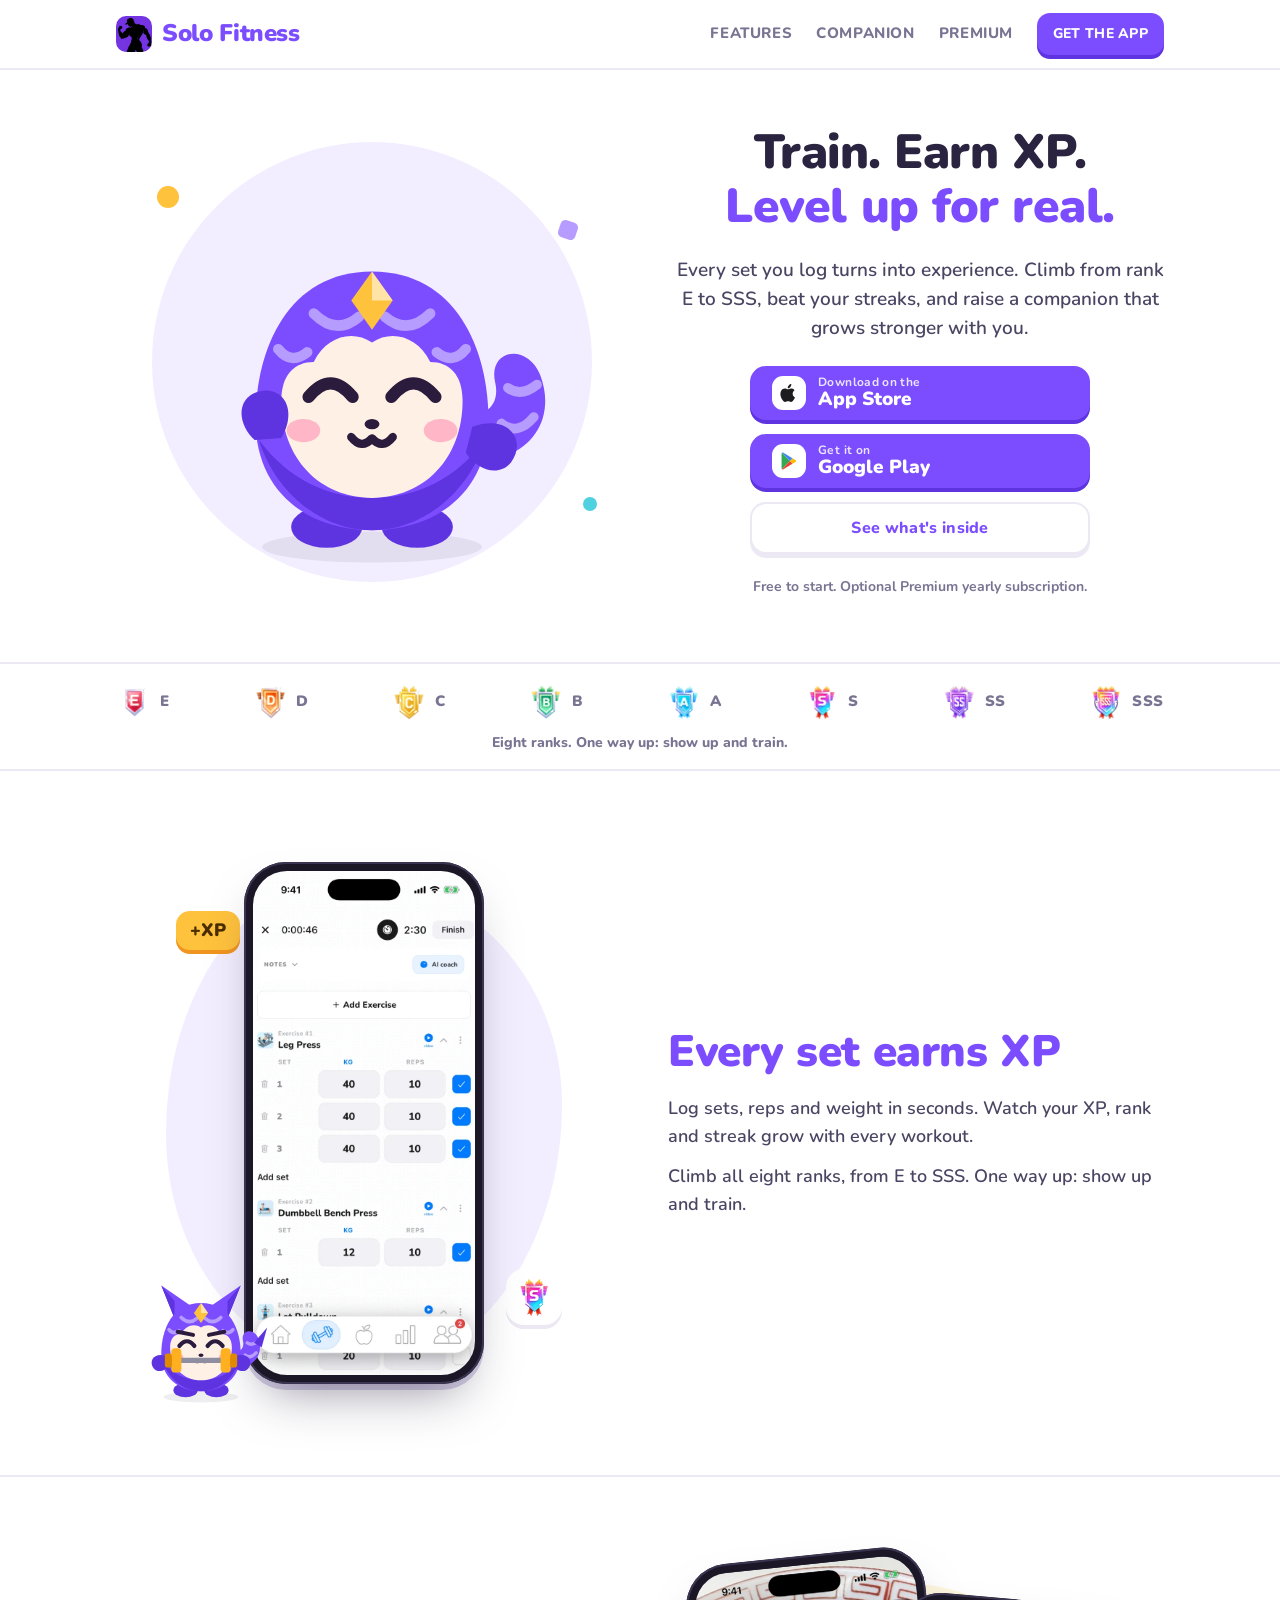
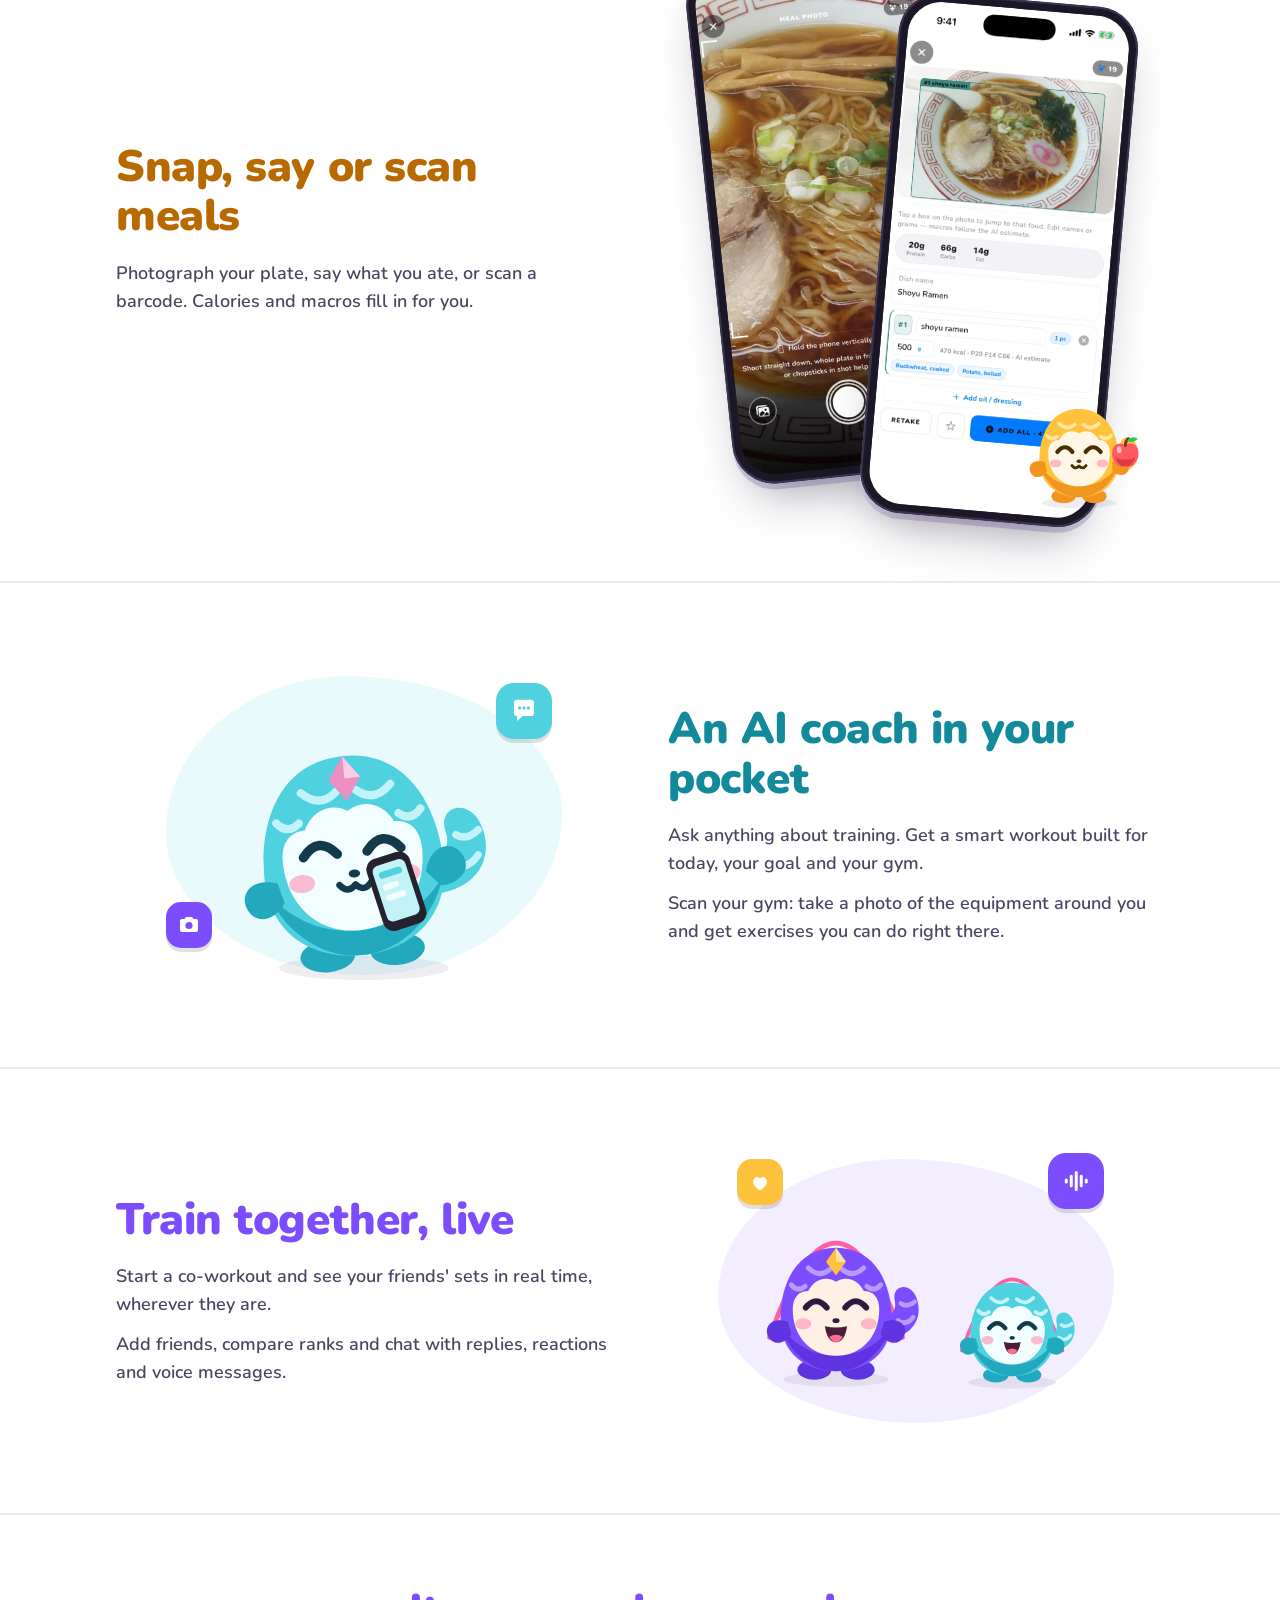
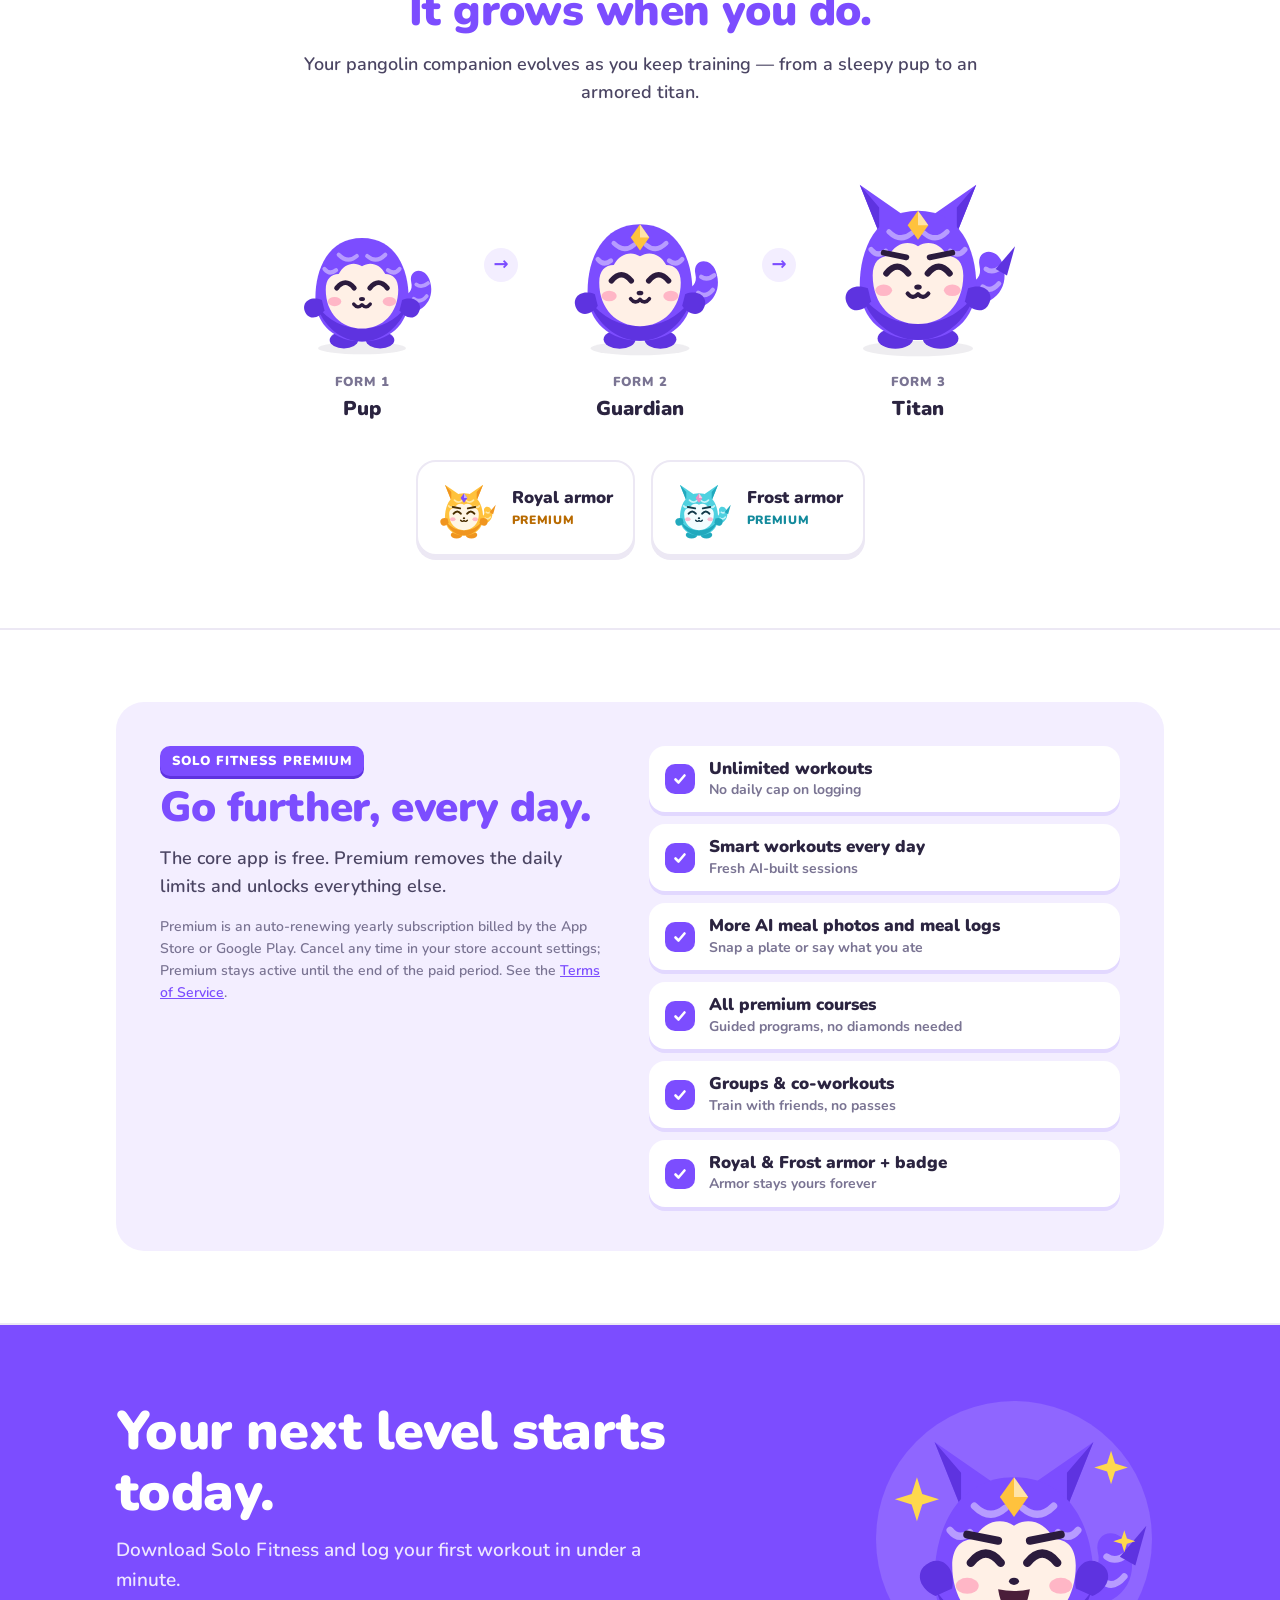
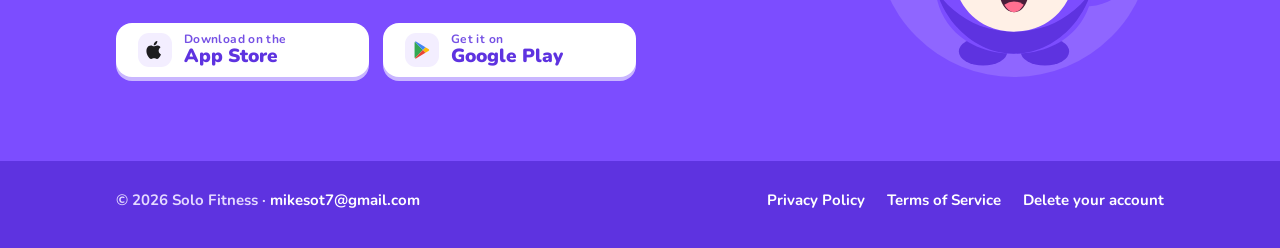
<file: index.html>
<!doctype html>
<html lang="en">
<head>
  <meta charset="utf-8" />
  <meta name="viewport" content="width=device-width, initial-scale=1" />
  <title>Solo Fitness — level up for real</title>
  <meta name="description" content="RPG-inspired fitness app. Log every set, earn XP, climb from rank E to SSS, and raise a companion that evolves as you train." />
  <meta name="theme-color" content="#ffffff" />
  <meta property="og:title" content="Solo Fitness — level up for real" />
  <meta property="og:description" content="Log every set, earn XP, climb from rank E to SSS, and raise a companion that evolves as you train." />
  <meta property="og:image" content="https://mishatokyo.github.io/solo-fitness-legal/icon-512.png" />
  <meta property="og:type" content="website" />
  <link rel="icon" href="./img/icon-256.png" />
  <link rel="preconnect" href="https://fonts.googleapis.com" />
  <link rel="preconnect" href="https://fonts.gstatic.com" crossorigin />
  <link href="https://fonts.googleapis.com/css2?family=Nunito:wght@600;700;800;900&display=swap" rel="stylesheet" />
  <style>
    :root {
      --v: #7C4DFF; --v-dark: #5E33E0; --v-soft: #B79CFF; --v-tint: #F3EEFF;
      --frost: #4FD1E0; --frost-dark: #22A9BD; --frost-text: #138A9C; --frost-tint: #E8FAFC;
      --royal: #FFC23D; --royal-dark: #F0951F; --royal-text: #B86A00; --royal-tint: #FFF6DE;
      --ink: #2B2440; --text: #4B4563; --muted: #7A7493; --line: #ECE8F4;
      --radius: 18px;
    }
    * { box-sizing: border-box; }
    html { scroll-behavior: smooth; -webkit-text-size-adjust: 100%; }
    body {
      margin: 0; background: #fff; color: var(--text);
      font-family: "Nunito", system-ui, -apple-system, "Segoe UI", Roboto, sans-serif;
      font-size: 18px; line-height: 1.55; font-weight: 600;
      overflow-x: hidden;
    }
    img { max-width: 100%; display: block; }
    a { color: var(--v); }
    h1, h2, h3 { font-weight: 900; line-height: 1.12; margin: 0; letter-spacing: -0.01em; }
    p { margin: 0; }
    .wrap { width: 100%; max-width: 1080px; margin: 0 auto; padding: 0 16px; }

    /* ── Buttons (chunky, with a darker bottom lip) ─────────────────── */
    .btn {
      display: inline-flex; align-items: center; justify-content: center; gap: 12px;
      min-height: 52px; padding: 10px 22px; border-radius: 16px; border: 0;
      font: inherit; font-weight: 800; font-size: 16px; text-decoration: none; letter-spacing: .02em;
      cursor: pointer; transition: transform .08s ease, box-shadow .08s ease, filter .15s ease;
      -webkit-tap-highlight-color: transparent;
    }
    .btn:hover { filter: brightness(1.05); }
    .btn:active { transform: translateY(4px); }
    .btn:focus-visible { outline: 3px solid var(--royal); outline-offset: 3px; }
    .btn-primary { background: var(--v); color: #fff; box-shadow: 0 4px 0 var(--v-dark); }
    .btn-primary:active { box-shadow: 0 0 0 var(--v-dark); }
    .btn-ghost { background: #fff; color: var(--v); border: 2px solid var(--line); box-shadow: 0 4px 0 var(--line); }
    .btn-ghost:active { box-shadow: 0 0 0 var(--line); }
    .btn-white { background: #fff; color: var(--v-dark); box-shadow: 0 4px 0 #C9B6FF; }
    .btn-white:active { box-shadow: 0 0 0 #C9B6FF; }
    .btn-sm { min-height: 42px; padding: 8px 16px; font-size: 14px; border-radius: 13px; text-transform: uppercase; }

    .store { justify-content: flex-start; text-align: left; line-height: 1.1; }
    .store .ico {
      flex: none; width: 34px; height: 34px; border-radius: 11px; background: #fff;
      display: grid; place-items: center;
    }
    .store .ico svg { width: 20px; height: 20px; }
    .btn-white .ico { background: var(--v-tint); }
    .store small { display: block; font-size: 12px; font-weight: 700; opacity: .85; letter-spacing: .03em; }
    .store b { display: block; font-size: 19px; font-weight: 900; letter-spacing: 0; }
    .store-stack { display: grid; gap: 14px; width: 100%; max-width: 340px; }
    .store-stack .btn { width: 100%; }

    /* ── Nav ────────────────────────────────────────────────────────── */
    .nav { position: sticky; top: 0; z-index: 20; background: rgba(255,255,255,.94); backdrop-filter: blur(8px); -webkit-backdrop-filter: blur(8px); border-bottom: 2px solid var(--line); }
    .nav-inner { display: flex; align-items: center; justify-content: space-between; gap: 12px; height: 68px; }
    .brand { display: flex; align-items: center; gap: 10px; color: var(--v); font-weight: 900; font-size: 24px; text-decoration: none; letter-spacing: -0.02em; white-space: nowrap; }
    .brand img { width: 36px; height: 36px; border-radius: 10px; }
    .nav-links { display: flex; align-items: center; gap: 24px; }
    .nav-links a:not(.btn) { color: var(--muted); font-weight: 800; font-size: 15px; text-decoration: none; text-transform: uppercase; letter-spacing: .04em; }
    .nav-links a:not(.btn):hover { color: var(--v); }

    /* ── Hero ───────────────────────────────────────────────────────── */
    .hero { padding: 56px 0 64px; }
    .hero-grid { display: grid; grid-template-columns: 1.05fr 1fr; align-items: center; gap: 48px; }
    .hero-art { position: relative; display: grid; place-items: center; }
    .hero-art .disc { position: absolute; width: 86%; aspect-ratio: 1; border-radius: 50%; background: var(--v-tint); }
    .hero-art .pg { position: relative; width: min(440px, 100%); }
    .hero-copy { display: flex; flex-direction: column; align-items: center; text-align: center; gap: 22px; }
    .hero h1 { font-size: clamp(32px, 4.6vw, 48px); color: var(--ink); max-width: 13em; }
    .hero h1 span { color: var(--v); }
    .hero .lead { font-size: 19px; max-width: 30em; color: var(--text); }
    .hero-note { font-size: 14px; color: var(--muted); font-weight: 700; }

    /* Floating decor (flat shapes) */
    .deco { position: absolute; pointer-events: none; }
    .deco.c1 { width: 22px; height: 22px; border-radius: 50%; background: var(--royal); top: 10%; left: 8%; }
    .deco.c2 { width: 14px; height: 14px; border-radius: 50%; background: var(--frost); bottom: 16%; right: 6%; }
    .deco.c3 { width: 18px; height: 18px; border-radius: 5px; background: var(--v-soft); top: 18%; right: 10%; transform: rotate(18deg); }

    /* ── Rank strip ─────────────────────────────────────────────────── */
    .ranks { border-top: 2px solid var(--line); border-bottom: 2px solid var(--line); padding: 18px 0 16px; }
    .rank-row { display: flex; justify-content: space-between; gap: 10px; overflow-x: auto; scrollbar-width: none; padding: 2px 0; }
    .rank-row::-webkit-scrollbar { display: none; }
    .rank-row figure { margin: 0; flex: 0 0 auto; display: flex; align-items: center; gap: 8px; color: var(--muted); font-weight: 900; font-size: 15px; letter-spacing: .04em; }
    .rank-row img { width: 36px; height: 36px; object-fit: contain; }
    .rank-caption { text-align: center; color: var(--muted); font-size: 14px; font-weight: 800; margin-top: 10px; }

    /* ── Feature rows ───────────────────────────────────────────────── */
    .feat { padding: 72px 0; border-bottom: 2px solid var(--line); }
    .row { display: grid; grid-template-columns: 1fr 1fr; align-items: center; gap: 56px; }
    .row.flip .art { order: 2; }
    .art { position: relative; display: grid; place-items: center; min-height: 300px; }
    .art .blob { position: absolute; inset: 6% 10%; border-radius: 46% 54% 50% 50% / 52% 46% 54% 48%; }
    .art .pg { position: relative; width: min(340px, 82%); }
    .copy h2 { font-size: clamp(30px, 4vw, 44px); margin-bottom: 18px; }
    .copy p { font-size: 18px; max-width: 30em; }
    .copy p + p { margin-top: 12px; }
    .t-violet h2 { color: var(--v); }   .t-violet .blob { background: var(--v-tint); }
    .t-royal h2 { color: var(--royal-text); } .t-royal .blob { background: var(--royal-tint); }
    .t-frost h2 { color: var(--frost-text); } .t-frost .blob { background: var(--frost-tint); }

    .bubble {
      position: absolute; display: grid; place-items: center; width: 56px; height: 56px; border-radius: 18px;
      box-shadow: 0 4px 0 rgba(0,0,0,.12);
    }
    .bubble svg { width: 30px; height: 30px; }
    .bubble.small { width: 46px; height: 46px; border-radius: 15px; }
    .bubble.small svg { width: 24px; height: 24px; }
    .bubble img { width: 40px; height: 40px; object-fit: contain; }
    .b-violet { background: var(--v); } .b-royal { background: var(--royal); } .b-frost { background: var(--frost); } .b-white { background: #fff; box-shadow: 0 4px 0 var(--line); }
    .xp { position: absolute; padding: 6px 14px; border-radius: 14px; background: var(--royal); color: #4A2E00; font-weight: 900; font-size: 18px; box-shadow: 0 4px 0 var(--royal-dark); }
    .duo { display: flex; justify-content: center; align-items: flex-end; gap: 0; position: relative; width: min(420px, 100%); }
    .duo .pg { width: 50%; }
    .duo .pg + .pg { width: 42%; margin-left: -4%; }

    /* ── Companion evolution ────────────────────────────────────────── */
    .center-head { text-align: center; max-width: 720px; margin: 0 auto 40px; }
    .center-head h2 { font-size: clamp(30px, 4vw, 44px); color: var(--v); margin-bottom: 14px; }
    .center-head p { font-size: 18px; }
    .evo { display: flex; align-items: flex-end; justify-content: center; gap: 12px; }
    .evo figure { margin: 0; flex: 1 1 0; max-width: 220px; text-align: center; }
    .evo .pg { width: 100%; }
    .evo figcaption { font-weight: 900; color: var(--ink); font-size: 20px; margin-top: 6px; }
    .evo figcaption small { display: block; font-size: 13px; color: var(--muted); letter-spacing: .06em; text-transform: uppercase; }
    .evo .arrow { flex: none; align-self: center; width: 34px; height: 34px; border-radius: 50%; background: var(--v-tint); color: var(--v); display: grid; place-items: center; font-weight: 900; margin-bottom: 40px; }
    .skins { display: flex; justify-content: center; gap: 16px; margin-top: 36px; flex-wrap: wrap; }
    .skin { display: flex; align-items: center; gap: 12px; padding: 10px 20px 10px 10px; border-radius: 20px; border: 2px solid var(--line); box-shadow: 0 4px 0 var(--line); background: #fff; }
    .skin .pg { width: 72px; height: 72px; }
    .skin b { display: block; color: var(--ink); font-weight: 900; font-size: 17px; }
    .skin small { display: block; font-size: 12px; font-weight: 900; letter-spacing: .06em; text-transform: uppercase; }
    .skin.royal small { color: var(--royal-text); } .skin.frost small { color: var(--frost-text); }

    /* ── Premium ────────────────────────────────────────────────────── */
    .premium { padding: 72px 0; border-bottom: 2px solid var(--line); }
    .premium-card { display: grid; grid-template-columns: 1fr 1.05fr; gap: 40px; align-items: start; background: var(--v-tint); border-radius: 28px; padding: 44px; }
    .premium h2 { font-size: clamp(30px, 4vw, 42px); color: var(--v); margin: 8px 0 14px; }
    .eyebrow { display: inline-block; font-size: 13px; font-weight: 900; letter-spacing: .08em; text-transform: uppercase; color: #fff; background: var(--v); padding: 5px 12px; border-radius: 10px; box-shadow: 0 3px 0 var(--v-dark); }
    .fine { font-size: 14px; color: var(--muted); margin-top: 16px !important; }
    .perks { list-style: none; margin: 0; padding: 0; display: grid; gap: 12px; }
    .perks li { display: flex; gap: 14px; align-items: center; background: #fff; border-radius: 16px; padding: 12px 16px; box-shadow: 0 4px 0 #E2D8FF; }
    .perks .chk { flex: none; width: 30px; height: 30px; border-radius: 10px; background: var(--v); display: grid; place-items: center; }
    .perks .chk svg { width: 16px; height: 16px; }
    .perks b { display: block; color: var(--ink); font-weight: 900; font-size: 17px; line-height: 1.25; }
    .perks span { display: block; color: var(--muted); font-size: 14px; font-weight: 700; }

    /* ── Closing CTA band ───────────────────────────────────────────── */
    .cta { background: var(--v); color: #fff; padding: 64px 0 72px; overflow: hidden; }
    .cta-grid { display: grid; grid-template-columns: 1fr auto; gap: 40px; align-items: center; }
    .cta h2 { font-size: clamp(34px, 5vw, 54px); color: #fff; margin-bottom: 14px; }
    .cta p { font-size: 19px; color: #EDE6FF; margin-bottom: 28px; max-width: 28em; }
    .cta .store-stack { grid-template-columns: 1fr 1fr; max-width: 520px; }
    .cta-art { position: relative; width: 300px; display: grid; place-items: center; }
    .cta-art .ring { position: absolute; width: 92%; aspect-ratio: 1; border-radius: 50%; background: #8F66FF; }
    .cta-art .pg { position: relative; width: 100%; }

    /* ── Footer ─────────────────────────────────────────────────────── */
    footer { background: var(--v-dark); color: #E4DAFF; padding: 28px 0 36px; font-size: 15px; font-weight: 700; }
    .foot { display: flex; flex-wrap: wrap; justify-content: space-between; align-items: center; gap: 14px; }
    footer a { color: #fff; text-decoration: none; }
    footer a:hover { text-decoration: underline; }
    footer nav { display: flex; flex-wrap: wrap; gap: 8px 22px; }

    /* ── Responsive ─────────────────────────────────────────────────── */

    /* ── Real app screenshots in a CSS iPhone frame, inside feature art ─ */
    .art.shots { min-height: 560px; }
    .phones { position: relative; display: flex; justify-content: center; align-items: center; }
    .phone {
      position: relative; width: 240px; aspect-ratio: 1206 / 2622; padding: 9px; flex: 0 0 auto;
      border-radius: 42px; background: #1B1726;
      box-shadow: 0 0 0 2px #3A3450 inset, 0 26px 50px -20px rgba(43, 36, 64, .5), 0 6px 0 #D8D2E8;
    }
    .phone img { display: block; width: 100%; height: 100%; object-fit: cover; border-radius: 34px; background: #F6F4FB; }
    .phones.pair .phone:first-child { transform: rotate(-6deg) translate(34px, -10px); }
    .phones.pair .phone:last-child { transform: rotate(5deg) translate(-34px, 34px); z-index: 1; }
    .art .pg.mini { position: absolute; z-index: 2; width: 150px; bottom: -6px; left: 2%; }
    .art.shots .flip-mini { left: auto; right: 2%; }
    @media (max-width: 560px) {
      .art.shots { min-height: 440px; }
      .phone { width: 190px; border-radius: 34px; padding: 7px; }
      .phone img { border-radius: 28px; }
      .phones.pair .phone { width: 160px; }
      .phones.pair .phone:first-child { transform: rotate(-6deg) translate(22px, -8px); }
      .phones.pair .phone:last-child { transform: rotate(5deg) translate(-22px, 24px); }
      .art .pg.mini { width: 110px; }
    }
    @media (max-width: 860px) {
      .hero { padding: 28px 0 48px; }
      .hero-grid, .row, .premium-card, .cta-grid { grid-template-columns: 1fr; gap: 28px; }
      .hero-art .pg { width: min(320px, 78vw); }
      .row.flip .art { order: 0; }
      .row { text-align: center; }
      .copy p { margin: 0 auto; }
      .art { min-height: 0; }
      .feat, .premium { padding: 52px 0; }
      .premium-card { padding: 28px 20px; }
      .cta { text-align: center; }
      .cta p { margin-left: auto; margin-right: auto; }
      .cta .store-stack { margin: 0 auto; }
      .cta-art { width: 220px; margin: 0 auto; order: -1; }
      .nav-links a:not(.btn) { display: none; }
    }
    @media (max-width: 560px) {
      body { font-size: 17px; }
      .brand { font-size: 20px; }
      .brand img { width: 32px; height: 32px; }
      .cta .store-stack { grid-template-columns: 1fr; max-width: 340px; }
      .evo { gap: 4px; }
      .evo .arrow { width: 24px; height: 24px; font-size: 13px; margin-bottom: 52px; }
      .evo figcaption { font-size: 16px; }
      .bubble { width: 46px; height: 46px; border-radius: 15px; }
      .bubble svg { width: 24px; height: 24px; }
      .bubble.small { width: 38px; height: 38px; }
      .bubble.small svg { width: 20px; height: 20px; }
      .rank-row { justify-content: flex-start; gap: 18px; }
    }
    @media (max-width: 380px) {
      .btn-sm { padding: 8px 12px; font-size: 13px; }
      .brand { font-size: 18px; gap: 8px; }
    }

    /* ── Companion SVG ──────────────────────────────────────────────────
       Geometry is the app's FlatCompanion (src/ui/blob/FlatCompanion.tsx),
       shifted by +2 so the viewBox starts at 0. Animated parts sit inside a
       translate(pivot) group, so a plain CSS rotate/scale turns about the pivot. */
    .pg { display: block; overflow: visible;
      --armor: #7C4DFF; --shade: #5E33E0; --scale: #B79CFF; --skin: #FFF0E6; --gem: #FFC23D; --ink: #2B1B3D; }
    .pg.frost { --armor: #4FD1E0; --shade: #22A9BD; --scale: #C2F3F8; --skin: #F2FDFF; --gem: #EE8FC4; --ink: #123A4A; }
    .pg.royal { --armor: #FFC23D; --shade: #F0951F; --scale: #FFE7A3; --skin: #FFF6E5; --gem: #7C4DFF; --ink: #4A2E00; }
    .pg g { transform-box: view-box; transform-origin: 0 0; }
    .fa { fill: var(--armor); } .fs { fill: var(--shade); } .fk { fill: var(--skin); }
    .fg { fill: var(--gem); } .fi { fill: var(--ink); } .fsc { fill: var(--scale); }
    .ss { fill: none; stroke: var(--scale); stroke-linecap: round; }
    .si { fill: none; stroke: var(--ink); stroke-linecap: round; }

    /* Idle */
    .breathe { animation: breathe 1.8s ease-in-out infinite; }
    .wag { animation: wag 1.2s ease-in-out infinite; }
    .wag.fast { animation-duration: .4s; }
    @keyframes breathe { 0%, 100% { transform: scale(1, 1); } 50% { transform: scale(.975, 1.035); } }
    @keyframes wag { 0%, 100% { transform: rotate(-10deg); } 50% { transform: rotate(10deg); } }

    /* Hero: wave + occasional hop */
    .wave { transform: rotate(100deg); animation: wave .7s ease-in-out infinite; }
    @keyframes wave { 0%, 100% { transform: rotate(80deg); } 50% { transform: rotate(125deg); } }
    .hop { animation: hop 3.2s ease-in-out infinite; }
    @keyframes hop {
      0%, 70%, 100% { transform: translateY(0) scale(1, 1); }
      74% { transform: translateY(0) scale(1.08, .9); }
      80% { transform: translateY(-7px) scale(.95, 1.07); }
      86% { transform: translateY(0) scale(1.08, .9); }
      90% { transform: translateY(0) scale(1, 1); }
    }

    /* Lift: dumbbell press, 2.6s */
    .lift-body { animation: liftBody 2.6s ease-in-out infinite; }
    .lift-armL { animation: liftArmL 2.6s ease-in-out infinite; }
    .lift-armR { animation: liftArmR 2.6s ease-in-out infinite; }
    .lift-bell { transform: translate(32px, 44px); animation: liftBell 2.6s ease-in-out infinite; }
    .lift-eyes { animation: liftEyes 2.6s linear infinite; }
    @keyframes liftBody { 0%, 14%, 22%, 42%, 50%, 100% { transform: scale(1, 1); } 18%, 46% { transform: scale(1.07, .92); } }
    @keyframes liftArmL { 0%, 10%, 72%, 100% { transform: rotate(0); } 16%, 38%, 62% { transform: rotate(50deg); } 22%, 32%, 44%, 54% { transform: rotate(110deg); } }
    @keyframes liftArmR { 0%, 10%, 72%, 100% { transform: rotate(0); } 16%, 38%, 62% { transform: rotate(-50deg); } 22%, 32%, 44%, 54% { transform: rotate(-110deg); } }
    @keyframes liftBell {
      0% { transform: translate(32px, 44px) scale(0); }
      8% { transform: translate(32px, 44px) scale(1.2); }
      12% { transform: translate(32px, 44px) scale(1); }
      16%, 38%, 62% { transform: translate(32px, 27.8px) scale(1); }
      22%, 32%, 44%, 54% { transform: translate(32px, 8px) scale(1); }
      72%, 78% { transform: translate(32px, 44px) scale(1); }
      86%, 100% { transform: translate(32px, 44px) scale(0); }
    }
    @keyframes liftEyes { 0%, 21%, 33%, 43%, 55%, 100% { transform: scaleY(1); } 22%, 32%, 44%, 54% { transform: scaleY(.65); } }

    /* Apple: pops out, three chomps, hop — 3.4s */
    .ap-body { animation: apBody 3.4s ease-in-out infinite; }
    .ap-armR { transform: rotate(-15deg); animation: apArmR 3.4s ease-in-out infinite; }
    .ap-armL { animation: apArmL 3.4s ease-in-out infinite; }
    .ap-apple { transform: translate(53px, 38px); animation: apApple 3.4s ease-in-out infinite; }
    .ap-mouth { opacity: 0; animation: apMouth 3.4s linear infinite; }
    .ap-smile { animation: apSmile 3.4s linear infinite; }
    .ap-eyes { animation: apEyes 3.4s linear infinite; }
    .ap-crumbs { opacity: 0; animation: apCrumbs 3.4s ease-out infinite; }
    @keyframes apBody {
      0%, 25%, 31%, 39%, 45%, 53%, 59%, 82%, 92%, 100% { transform: translateY(0) scale(1, 1); }
      28%, 42%, 56% { transform: translateY(0) scale(1.07, .91); }
      87% { transform: translateY(-6.8px) scale(.97, 1.06); }
    }
    @keyframes apArmR { 0% { transform: rotate(0); } 6% { transform: rotate(35deg); } 14% { transform: rotate(-15deg); } 22%, 60% { transform: rotate(-60deg); } 68%, 100% { transform: rotate(0); } }
    @keyframes apArmL { 0%, 14% { transform: rotate(0); } 22%, 60% { transform: rotate(20deg); } 66%, 100% { transform: rotate(0); } }
    @keyframes apApple {
      0%, 4% { transform: translate(53px, 41px) scale(0) rotate(-40deg); }
      10% { transform: translate(53px, 39px) scale(1.25) rotate(-12deg); }
      14% { transform: translate(53px, 38px) scale(1) rotate(0); }
      22%, 28% { transform: translate(32px, 46.5px) scale(.85); }
      30%, 42% { transform: translate(32px, 46.5px) scale(.62); }
      44%, 56% { transform: translate(32px, 46.5px) scale(.4); }
      58%, 100% { transform: translate(32px, 46.5px) scale(0); }
    }
    @keyframes apMouth {
      0%, 20%, 28%, 35%, 42%, 49%, 56%, 84%, 92%, 100% { opacity: 0; }
      24%, 38%, 52%, 86% { opacity: 1; }
    }
    @keyframes apSmile {
      0%, 20%, 28%, 35%, 42%, 49%, 56%, 84%, 92%, 100% { opacity: 1; }
      24%, 38%, 52%, 86% { opacity: 0; }
    }
    @keyframes apEyes { 0%, 26%, 34%, 40%, 48%, 54%, 62%, 100% { transform: scaleY(1); } 29%, 43%, 57% { transform: scaleY(.65); } }
    @keyframes apCrumbs {
      0%, 27.9% { opacity: 0; transform: scale(.4); }
      28%, 42%, 56% { opacity: 1; transform: scale(.4); }
      36%, 50%, 64% { opacity: 0; transform: scale(1.8); }
      36.1%, 50.1%, 64.1%, 100% { opacity: 0; transform: scale(.4); }
    }

    /* Phone: taps, a heart pops — 3.2s */
    .ph-body { transform: rotate(-6deg); }
    .ph-armR { transform: rotate(-55deg); }
    .ph-armL { animation: phArmL 3.2s ease-in-out infinite; }
    .ph-phone { transform: translate(40px, 46px) rotate(-12deg); }
    .ph-flash { opacity: 0; animation: phFlash 3.2s linear infinite; }
    .ph-heart { opacity: 0; transform: translate(44px, 22px) scale(1); animation: phHeart 3.2s ease-out infinite; }
    .ph-mouth { opacity: 0; animation: phMouth 3.2s linear infinite; }
    .ph-smile { animation: phSmile 3.2s linear infinite; }
    .ph-hop { animation: phHop 3.2s ease-in-out infinite; }
    @keyframes phArmL { 0%, 22%, 28%, 32%, 38%, 42%, 48%, 100% { transform: rotate(0); } 25%, 35%, 45% { transform: rotate(30deg); } }
    @keyframes phFlash { 0%, 25%, 31%, 35%, 41%, 45%, 51%, 100% { opacity: 0; } 27%, 37%, 47% { opacity: .9; } }
    @keyframes phHeart {
      0%, 52% { opacity: 0; transform: translate(44px, 26px) scale(0); }
      54% { opacity: 1; }
      58% { transform: translate(44px, 26px) scale(1.35); }
      62% { transform: translate(44px, 25.5px) scale(1); }
      78% { opacity: 1; }
      86%, 100% { opacity: 0; transform: translate(44px, 18px) scale(1); }
    }
    @keyframes phMouth { 0%, 52%, 74%, 100% { opacity: 0; } 56%, 70% { opacity: 1; } }
    @keyframes phSmile { 0%, 52%, 74%, 100% { opacity: 1; } 56%, 70% { opacity: 0; } }
    @keyframes phHop { 0%, 52%, 60%, 100% { transform: translateY(0); } 56% { transform: translateY(-3.4px); } }

    /* Rope: skipping, 1s per turn */
    .rp-body { animation: rpBody 1s linear infinite; }
    .rp-back { animation: rpBack 1s linear infinite; }
    .rp-front { opacity: 0; animation: rpFront 1s linear infinite; }
    .rp-armL { animation: rpArmL 1s linear infinite; }
    .rp-armR { animation: rpArmR 1s linear infinite; }
    .rp-late .rp-body, .rp-late .rp-back, .rp-late .rp-front, .rp-late .rp-armL, .rp-late .rp-armR { animation-delay: -.5s; }
    @keyframes rpBody {
      0%, 100% { transform: translateY(0) scale(1.06, .92); }
      12%, 25%, 75%, 88% { transform: translateY(0) scale(1, 1); }
      38% { transform: translateY(-5px) scale(.98, 1.03); }
      50% { transform: translateY(-8.8px) scale(.97, 1.05); }
      62% { transform: translateY(-5px) scale(.98, 1.03); }
    }
    @keyframes rpBack {
      0%, 100% { opacity: 1; transform: scaleY(1); }
      25% { opacity: 1; transform: scaleY(0); }
      25.1%, 74.9% { opacity: 0; transform: scaleY(0); }
      75% { opacity: 1; transform: scaleY(0); }
    }
    @keyframes rpFront {
      0%, 24.9% { opacity: 0; transform: scaleY(0); }
      25% { opacity: 1; transform: scaleY(0); }
      50% { opacity: 1; transform: scaleY(-.55); }
      75% { opacity: 1; transform: scaleY(0); }
      75.1%, 100% { opacity: 0; transform: scaleY(0); }
    }
    @keyframes rpArmL { 0%, 50%, 100% { transform: rotate(-10deg); } 25% { transform: rotate(4deg); } 75% { transform: rotate(-24deg); } }
    @keyframes rpArmR { 0%, 50%, 100% { transform: rotate(10deg); } 25% { transform: rotate(-4deg); } 75% { transform: rotate(24deg); } }

    /* Cheer: jump with both arms up — 1.5s */
    .ch-body { animation: chBody 1.5s ease-in-out infinite; }
    .ch-armL { transform: rotate(80deg); animation: chArmL 1.5s ease-in-out infinite; }
    .ch-armR { transform: rotate(-80deg); animation: chArmR 1.5s ease-in-out infinite; }
    .ch-spark { animation: chSpark 1.5s ease-out infinite; }
    @keyframes chBody {
      0% { transform: translateY(0) scale(1, 1); }
      12% { transform: translateY(2px) scale(1.12, .84); }
      20% { transform: translateY(-6.8px) scale(.9, 1.12); }
      36% { transform: translateY(-11.6px) scale(.97, 1.03); }
      46% { transform: translateY(.7px) scale(1.14, .84); }
      54%, 100% { transform: translateY(0) scale(1, 1); }
    }
    @keyframes chArmL { 0%, 10%, 60%, 100% { transform: rotate(0); } 20%, 46% { transform: rotate(80deg); } }
    @keyframes chArmR { 0%, 10%, 60%, 100% { transform: rotate(0); } 20%, 46% { transform: rotate(-80deg); } }
    @keyframes chSpark {
      0%, 16% { opacity: 0; transform: scale(.3); }
      20% { opacity: 1; }
      26% { transform: scale(1.15); }
      36% { transform: scale(1); }
      42% { opacity: 1; }
      52%, 100% { opacity: 0; transform: scale(1.25); }
    }

    .d1 { animation-delay: -.6s !important; } .d2 { animation-delay: -1.2s !important; }

    @media (prefers-reduced-motion: reduce) {
      html { scroll-behavior: auto; }
      .pg, .pg * { animation: none !important; }
      .rp-front, .ph-heart, .ap-crumbs { opacity: 0 !important; }
      .btn { transition: none; }
    }
  </style>
</head>
<body>
  <!-- Shared companion parts (app geometry, viewBox -2 -2 68 68 → drawn inside translate(2 2)). -->
  <svg width="0" height="0" style="position:absolute" aria-hidden="true" focusable="false">
    <defs>
      <g id="pg-tail">
        <path class="fa" d="M44 47 C55 49 61 42 58 34 C56 29 50 30 51 35 C52 39 49 41 45 40 Z" />
        <path class="ss" stroke-width="1.5" d="M52 41.5 Q54.5 43.5 57 40.5 M53 36 Q55 37.5 57.5 35.5" />
      </g>
      <path id="pg-spike" class="fs" d="M56 36 L62 29 L59.5 38 Z" />
      <g id="pg-horns">
        <path class="fa" d="M20 25 L14 10 L27 19 Z M44 25 L50 10 L37 19 Z" />
        <path class="fs" d="M20 25 L14 10 L20 17 Z M44 25 L50 10 L44 17 Z" />
      </g>
      <g id="pg-body">
        <ellipse class="fs" cx="25" cy="57.5" rx="5.5" ry="3.2" />
        <ellipse class="fs" cx="39" cy="57.5" rx="5.5" ry="3.2" />
        <path class="fa" d="M32 18 C45 18 50 30 50 41 C50 52 42 58 32 58 C22 58 14 52 14 41 C14 30 19 18 32 18 Z" />
        <path class="fs" d="M14.5 44 C17 52 24 58 32 58 C40 58 47 52 49.5 44 C45 50 39 53 32 53 C25 53 19 50 14.5 44 Z" />
        <path class="ss" stroke-width="1.6" d="M23 24.5 Q26.5 28 30 25 M34 25 Q37.5 28 41 24.5 M17.5 30 Q19.5 32.5 22 30.5 M42 30.5 Q44.5 32.5 46.5 30" />
        <path class="fk" d="M18 38 C18 34 20 32 23 32 C25 28 29 27 32 29 C35 27 39 28 41 32 C44 32 46 34 46 38 C46 47 40 53 32 53 C24 53 18 47 18 38 Z" />
        <ellipse cx="21.4" cy="42.6" rx="2.6" ry="1.8" fill="#FF8FB1" fill-opacity=".6" />
        <ellipse cx="42.6" cy="42.6" rx="2.6" ry="1.8" fill="#FF8FB1" fill-opacity=".6" />
        <ellipse class="fi" cx="32" cy="41.6" rx="1.15" ry=".8" />
      </g>
      <g id="pg-gem">
        <path class="fg" d="M32 18 L35.2 22.5 L32 27 L28.8 22.5 Z" />
        <path d="M32 18 L35.2 22.5 L32 22.5 Z" fill="#fff" fill-opacity=".55" />
      </g>
      <path id="pg-eyes" class="si" stroke-width="1.9" d="M22.2 37.4 Q25.6 33.2 29 37.4 M35 37.4 Q38.4 33.2 41.8 37.4" />
      <path id="pg-brows" class="si" stroke-width="1.8" d="M21.4 31 L28.4 32.4 M42.6 31 L35.6 32.4" />
      <path id="pg-smile" class="si" stroke-width="1.3" stroke-linejoin="round" d="M28.8 43.6 Q30.4 45.6 32 43.8 Q33.6 45.6 35.2 43.6" />
      <g id="pg-mouth">
        <path d="M28.4 43.4 Q32 44.2 35.6 43.4 Q34.8 48.6 32 48.6 Q29.2 48.6 28.4 43.4 Z" fill="#4A1E3A" />
        <path d="M29.8 46.9 Q32 45.4 34.2 46.9 Q33.2 48.6 32 48.6 Q30.8 48.6 29.8 46.9 Z" fill="#FF6F91" />
      </g>
      <path id="pg-armL" class="fs" d="M16.5 42 C11 40 8 44 10.5 47.5 C12.5 50 16 48.5 17.5 46 Z" />
      <path id="pg-armR" class="fs" d="M47.5 42 C53 40 56 44 53.5 47.5 C51.5 50 48 48.5 46.5 46 Z" />
      <ellipse id="pg-shadow" cx="32" cy="60.6" rx="17" ry="2.4" fill="#2B1B3D" fill-opacity=".08" />

      <!-- Props, drawn around (32, 32). -->
      <g id="pr-apple">
        <path d="M32 28.5 C29.5 26.5 26 28 26 32 C26 36 29 38.5 30.8 38 C31.5 37.8 32.5 37.8 33.2 38 C35 38.5 38 36 38 32 C38 28 34.5 26.5 32 28.5 Z" fill="#FF5A5F" />
        <path d="M27.5 33.5 C28 36 29.5 37.5 30.8 38 C31.5 37.8 32.5 37.8 33.2 38 C34.5 37.5 36 36 36.5 33.5 C35 35.5 29 35.5 27.5 33.5 Z" fill="#E03A48" />
        <ellipse cx="29.2" cy="30.4" rx="1.1" ry="1.6" fill="#fff" fill-opacity=".6" />
        <path d="M32 28.5 C32 27 32.6 26 33.4 25.4" stroke="#6B3B1F" stroke-width="1.3" stroke-linecap="round" fill="none" />
        <path d="M32.8 26.2 C34.5 24.3 37 24.6 37.6 25.6 C36 27.2 34 27.3 32.8 26.2 Z" fill="#3DBE5B" />
      </g>
      <g id="pr-crumbs">
        <circle cx="27" cy="44" r=".9" fill="#FF5A5F" />
        <circle cx="37.5" cy="43.5" r=".8" fill="#FF5A5F" />
        <circle cx="29" cy="50" r=".7" fill="#FF5A5F" />
        <circle cx="35.5" cy="50.5" r=".9" fill="#FFF0E6" />
      </g>
      <g id="pr-phone">
        <rect x="27.5" y="24.5" width="9" height="15" rx="2.2" fill="#24222E" />
        <rect class="fsc" x="28.6" y="26" width="6.8" height="11.6" rx="1.2" />
        <rect class="fa" x="29.6" y="27.4" width="4.8" height="1.4" rx=".7" />
        <rect x="29.6" y="30" width="3.4" height="1.2" rx=".6" fill="#fff" fill-opacity=".8" />
        <rect x="29.6" y="32.2" width="4.2" height="1.2" rx=".6" fill="#fff" fill-opacity=".8" />
      </g>
      <rect id="pr-flash" x="28.6" y="26" width="6.8" height="11.6" rx="1.2" fill="#fff" />
      <path id="pr-heart" d="M32 36 C26 32 26.5 27 29.5 27 C31 27 31.7 28 32 28.8 C32.3 28 33 27 34.5 27 C37.5 27 38 32 32 36 Z" fill="#FF4D6D" />
      <g id="pr-dumbbell">
        <rect x="21" y="30.8" width="22" height="2.4" rx="1.2" fill="#8E8EA0" />
        <rect x="18.5" y="26.5" width="4.6" height="11" rx="1.8" fill="#FFB020" />
        <rect x="40.9" y="26.5" width="4.6" height="11" rx="1.8" fill="#FFB020" />
        <rect x="15.6" y="28.8" width="3.2" height="6.4" rx="1.3" fill="#E08A00" />
        <rect x="45.2" y="28.8" width="3.2" height="6.4" rx="1.3" fill="#E08A00" />
      </g>
      <path id="pr-rope" d="M10.5 47 Q32 -14 53.5 47" stroke="#FF5FA2" stroke-width="1.6" stroke-linecap="round" fill="none" />
      <g id="pr-sparkles" fill="#FFD84D">
        <path d="M10 18 L11.2 21.8 L15 23 L11.2 24.2 L10 28 L8.8 24.2 L5 23 L8.8 21.8 Z" />
        <path d="M54 12 L54.9 14.9 L57.8 15.8 L54.9 16.7 L54 19.6 L53.1 16.7 L50.2 15.8 L53.1 14.9 Z" />
        <path d="M57 30 L57.6 31.9 L59.5 32.5 L57.6 33.1 L57 35 L56.4 33.1 L54.5 32.5 L56.4 31.9 Z" />
      </g>
    </defs>
  </svg>

  <header class="nav">
    <div class="wrap nav-inner">
      <a class="brand" href="./"><img src="./img/icon-256.png" alt="" />Solo Fitness</a>
      <nav class="nav-links" aria-label="Main">
        <a href="#features">Features</a>
        <a href="#companion">Companion</a>
        <a href="#premium">Premium</a>
        <a class="btn btn-primary btn-sm" href="#download">Get the app</a>
      </nav>
    </div>
  </header>

  <main>
    <!-- ── Hero ─────────────────────────────────────────────────────── -->
    <section class="hero">
      <div class="wrap hero-grid">
        <div class="hero-art" aria-hidden="true">
          <div class="disc"></div>
          <span class="deco c1"></span><span class="deco c2"></span><span class="deco c3"></span>
          <!-- Waving companion (Guardian form, Shadow violet). -->
          <svg class="pg" viewBox="0 0 68 68" role="img" aria-label="Solo Fitness pangolin companion waving">
            <g transform="translate(2 2)">
              <use href="#pg-shadow" />
              <g transform="translate(32 60)"><g class="hop"><g transform="translate(-32 -60)">
                <g transform="translate(32 60)"><g class="breathe"><g transform="translate(-32 -60)">
                  <g transform="translate(46 42)"><g class="wag"><use href="#pg-tail" transform="translate(-46 -42)" /></g></g>
                  <use href="#pg-body" />
                  <use href="#pg-gem" />
                  <use href="#pg-eyes" />
                  <use href="#pg-smile" />
                  <g transform="translate(16.5 43.5)"><g class="wave"><use href="#pg-armL" transform="translate(-16.5 -43.5)" /></g></g>
                  <use href="#pg-armR" />
                </g></g></g>
              </g></g></g>
            </g>
          </svg>
        </div>

        <div class="hero-copy">
          <h1>Train. Earn XP.<br /><span>Level up for real.</span></h1>
          <p class="lead">Every set you log turns into experience. Climb from rank E to SSS, beat your streaks, and raise a companion that grows stronger with you.</p>
          <div class="store-stack" id="download">
            <a class="btn btn-primary store" href="https://apps.apple.com/app/id6791850301" rel="noopener">
              <span class="ico"><svg viewBox="0 0 24 24" aria-hidden="true"><path fill="#1d1d1f" d="M16.37 12.76c-.03-2.72 2.22-4.03 2.32-4.1-1.27-1.85-3.24-2.1-3.93-2.13-1.67-.17-3.27.99-4.12.99-.86 0-2.16-.97-3.55-.94-1.83.03-3.51 1.06-4.45 2.69-1.9 3.29-.49 8.16 1.36 10.83.9 1.31 1.98 2.78 3.39 2.73 1.36-.05 1.87-.88 3.51-.88 1.64 0 2.1.88 3.54.85 1.46-.02 2.39-1.33 3.28-2.65 1.04-1.52 1.46-3 1.49-3.07-.03-.02-2.85-1.1-2.88-4.32zM13.67 4.77c.75-.91 1.25-2.17 1.11-3.43-1.08.04-2.38.72-3.15 1.63-.69.8-1.3 2.08-1.14 3.31 1.2.09 2.43-.61 3.18-1.51z"/></svg></span>
              <span><small>Download on the</small><b>App Store</b></span>
            </a>
            <a class="btn btn-primary store" href="https://play.google.com/store/apps/details?id=com.solofitness.app" rel="noopener">
              <span class="ico"><svg viewBox="0 0 24 24" aria-hidden="true"><path fill="#34A853" d="M3.6 2.2c-.3.3-.5.8-.5 1.4v16.8c0 .6.2 1.1.5 1.4l9.4-9.8z"/><path fill="#FBBC04" d="m16.1 15.2-3.1-3.2 3.1-3.2 3.7 2.1c1.1.6 1.1 1.6 0 2.2z"/><path fill="#EA4335" d="m16.1 15.2-3.1-3.2-9.4 9.8c.4.4 1 .4 1.7.1z"/><path fill="#4285F4" d="M16.1 8.8 5.3 2.1c-.7-.4-1.3-.3-1.7.1l9.4 9.8z"/></svg></span>
              <span><small>Get it on</small><b>Google Play</b></span>
            </a>
            <a class="btn btn-ghost" href="#features">See what's inside</a>
          </div>
          <p class="hero-note">Free to start. Optional Premium yearly subscription.</p>
        </div>
      </div>
    </section>

    <!-- ── Rank strip ───────────────────────────────────────────────── -->
    <section class="ranks" aria-label="Ranks">
      <div class="wrap">
        <div class="rank-row">
          <figure><img src="./img/rank-E.png" alt="Rank E" loading="lazy" /><figcaption>E</figcaption></figure>
          <figure><img src="./img/rank-D.png" alt="Rank D" loading="lazy" /><figcaption>D</figcaption></figure>
          <figure><img src="./img/rank-C.png" alt="Rank C" loading="lazy" /><figcaption>C</figcaption></figure>
          <figure><img src="./img/rank-B.png" alt="Rank B" loading="lazy" /><figcaption>B</figcaption></figure>
          <figure><img src="./img/rank-A.png" alt="Rank A" loading="lazy" /><figcaption>A</figcaption></figure>
          <figure><img src="./img/rank-S.png" alt="Rank S" loading="lazy" /><figcaption>S</figcaption></figure>
          <figure><img src="./img/rank-SS.png" alt="Rank SS" loading="lazy" /><figcaption>SS</figcaption></figure>
          <figure><img src="./img/rank-SSS.png" alt="Rank SSS" loading="lazy" /><figcaption>SSS</figcaption></figure>
        </div>
        <p class="rank-caption">Eight ranks. One way up: show up and train.</p>
      </div>
    </section>



    <!-- ── Feature 1: workouts / XP ─────────────────────────────────── -->
    <section class="feat" id="features">
      <div class="wrap row t-violet">
        <div class="art shots">
          <div class="blob"></div>
          <span class="xp" style="top:12%;left:12%">+XP</span>
          <span class="bubble b-white" style="bottom:14%;right:10%"><img src="./img/rank-S.png" alt="" /></span>
          <div class="phones">
            <div class="phone"><img src="./img/screens/workout.webp" alt="Logging a workout: leg press and bench sets checked off" loading="lazy" /></div>
          </div>
          <!-- Titan pressing a dumbbell. -->
          <svg class="pg mini" viewBox="0 0 68 68" aria-hidden="true">
            <g transform="translate(2 2)">
              <use href="#pg-shadow" />
              <g transform="translate(32 60)"><g class="lift-body"><g transform="translate(-32 -60)">
                <g transform="translate(46 42)"><g class="wag"><g transform="translate(-46 -42)"><use href="#pg-tail" /><use href="#pg-spike" /></g></g></g>
                <use href="#pg-horns" />
                <use href="#pg-body" />
                <use href="#pg-gem" />
                <g transform="translate(32 36)"><g class="lift-eyes"><use href="#pg-eyes" transform="translate(-32 -36)" /></g></g>
                <use href="#pg-brows" />
                <use href="#pg-smile" />
                <g transform="translate(16.5 43.5)"><g class="lift-armL"><use href="#pg-armL" transform="translate(-16.5 -43.5)" /></g></g>
                <g transform="translate(47.5 43.5)"><g class="lift-armR"><use href="#pg-armR" transform="translate(-47.5 -43.5)" /></g></g>
                <g class="lift-bell"><use href="#pr-dumbbell" transform="translate(-32 -32)" /></g>
              </g></g></g>
            </g>
          </svg>
        </div>
        <div class="copy">
          <h2>Every set earns XP</h2>
          <p>Log sets, reps and weight in seconds. Watch your XP, rank and streak grow with every workout.</p>
          <p>Climb all eight ranks, from E to SSS. One way up: show up and train.</p>
        </div>
      </div>
    </section>

    <!-- ── Feature 2: meals ─────────────────────────────────────────── -->
    <section class="feat">
      <div class="wrap row flip t-royal">
        <div class="art shots">
          <div class="blob"></div>
          <!-- camera / mic / barcode -->
          <span class="bubble b-royal" style="top:8%;left:10%"><svg viewBox="0 0 24 24"><path fill="#fff" d="M9 4h6l1.6 2H19a2 2 0 0 1 2 2v9a2 2 0 0 1-2 2H5a2 2 0 0 1-2-2V8a2 2 0 0 1 2-2h2.4z"/><circle cx="12" cy="12.5" r="3.6" fill="#FFC23D"/></svg></span>
          <span class="bubble small b-violet" style="top:16%;right:10%"><svg viewBox="0 0 24 24"><rect x="8.5" y="2.5" width="7" height="12" rx="3.5" fill="#fff"/><path d="M5.5 11a6.5 6.5 0 0 0 13 0" stroke="#fff" stroke-width="2.2" fill="none" stroke-linecap="round"/><rect x="11" y="17" width="2" height="4" rx="1" fill="#fff"/></svg></span>
          <span class="bubble small b-frost" style="bottom:12%;left:14%"><svg viewBox="0 0 24 24"><g fill="#fff"><rect x="3" y="5" width="2" height="14" rx="1"/><rect x="7" y="5" width="1.5" height="14" rx=".75"/><rect x="10.5" y="5" width="2.5" height="14" rx="1"/><rect x="15" y="5" width="1.5" height="14" rx=".75"/><rect x="18.5" y="5" width="2.5" height="14" rx="1"/></g></svg></span>
          <div class="phones pair">
            <div class="phone"><img src="./img/screens/camera.webp" alt="Meal photo camera aimed at a bowl of ramen" loading="lazy" /></div>
            <div class="phone"><img src="./img/screens/food-scan.webp" alt="AI scan result: shoyu ramen, 470 kcal with protein, carbs and fat" loading="lazy" /></div>
          </div>
          <!-- Royal pup eating an apple. -->
          <svg class="pg royal mini flip-mini" viewBox="0 0 68 68" aria-hidden="true">
            <g transform="translate(2 2)">
              <use href="#pg-shadow" />
              <g transform="translate(32 60)"><g class="ap-body"><g transform="translate(-32 -60)">
                <g transform="translate(46 42)"><g class="wag"><use href="#pg-tail" transform="translate(-46 -42)" /></g></g>
                <use href="#pg-body" />
                <g transform="translate(32 36)"><g class="ap-eyes"><use href="#pg-eyes" transform="translate(-32 -36)" /></g></g>
                <g class="ap-smile"><use href="#pg-smile" /></g>
                <g class="ap-mouth"><use href="#pg-mouth" /></g>
                <g transform="translate(16.5 43.5)"><g class="ap-armL"><use href="#pg-armL" transform="translate(-16.5 -43.5)" /></g></g>
                <g transform="translate(47.5 43.5)"><g class="ap-armR"><use href="#pg-armR" transform="translate(-47.5 -43.5)" /></g></g>
                <g class="ap-apple"><use href="#pr-apple" transform="translate(-32 -32)" /></g>
                <g transform="translate(32 46)"><g class="ap-crumbs"><use href="#pr-crumbs" transform="translate(-32 -46)" /></g></g>
              </g></g></g>
            </g>
          </svg>
        </div>
        <div class="copy">
          <h2>Snap, say or scan meals</h2>
          <p>Photograph your plate, say what you ate, or scan a barcode. Calories and macros fill in for you.</p>
        </div>
      </div>
    </section>

    <!-- ── Feature 3: AI coach + gym scan ───────────────────────────── -->
    <section class="feat">
      <div class="wrap row t-frost">
        <div class="art" aria-hidden="true">
          <div class="blob"></div>
          <!-- chat bubble / camera -->
          <span class="bubble b-frost" style="top:8%;right:12%"><svg viewBox="0 0 24 24"><path fill="#fff" d="M4 5.5A2.5 2.5 0 0 1 6.5 3h11A2.5 2.5 0 0 1 20 5.5v8a2.5 2.5 0 0 1-2.5 2.5H11l-4.5 4v-4h0A2.5 2.5 0 0 1 4 13.5z"/><circle cx="8.5" cy="9.5" r="1.3" fill="#4FD1E0"/><circle cx="12" cy="9.5" r="1.3" fill="#4FD1E0"/><circle cx="15.5" cy="9.5" r="1.3" fill="#4FD1E0"/></svg></span>
          <span class="bubble small b-violet" style="bottom:14%;left:10%"><svg viewBox="0 0 24 24"><path fill="#fff" d="M9 4h6l1.6 2H19a2 2 0 0 1 2 2v9a2 2 0 0 1-2 2H5a2 2 0 0 1-2-2V8a2 2 0 0 1 2-2h2.4z"/><circle cx="12" cy="12.5" r="3.6" fill="#7C4DFF"/></svg></span>
          <!-- Frost guardian on its phone. -->
          <svg class="pg frost" viewBox="0 0 68 68">
            <g transform="translate(2 2)">
              <use href="#pg-shadow" />
              <g transform="translate(32 60)"><g class="ph-hop"><g class="ph-body"><g transform="translate(-32 -60)">
                <g transform="translate(46 42)"><g class="wag"><use href="#pg-tail" transform="translate(-46 -42)" /></g></g>
                <use href="#pg-body" />
                <use href="#pg-gem" />
                <use href="#pg-eyes" />
                <g class="ph-smile"><use href="#pg-smile" /></g>
                <g class="ph-mouth"><use href="#pg-mouth" /></g>
                <g transform="translate(16.5 43.5)"><g class="ph-armL"><use href="#pg-armL" transform="translate(-16.5 -43.5)" /></g></g>
                <g transform="translate(47.5 43.5)"><g class="ph-armR"><use href="#pg-armR" transform="translate(-47.5 -43.5)" /></g></g>
                <g class="ph-phone"><g transform="translate(-32 -32)"><use href="#pr-phone" /><g class="ph-flash"><use href="#pr-flash" /></g></g></g>
                <g class="ph-heart"><use href="#pr-heart" transform="translate(-32 -31)" /></g>
              </g></g></g></g>
            </g>
          </svg>
        </div>
        <div class="copy">
          <h2>An AI coach in your pocket</h2>
          <p>Ask anything about training. Get a smart workout built for today, your goal and your gym.</p>
          <p>Scan your gym: take a photo of the equipment around you and get exercises you can do right there.</p>
        </div>
      </div>
    </section>

    <!-- ── Feature 4: friends ───────────────────────────────────────── -->
    <section class="feat">
      <div class="wrap row flip t-violet">
        <div class="art" aria-hidden="true">
          <div class="blob"></div>
          <span class="bubble small b-royal" style="top:6%;left:14%"><svg viewBox="0 0 24 24"><path fill="#fff" d="M12 20.5C5 16 4 11.5 6.2 8.6 8 6.3 10.8 6.8 12 8.8c1.2-2 4-2.5 5.8-.2 2.2 2.9 1.2 7.4-5.8 11.9z"/></svg></span>
          <span class="bubble b-violet" style="top:4%;right:12%"><svg viewBox="0 0 24 24"><g fill="#fff"><rect x="3" y="10" width="2.4" height="4" rx="1.2"/><rect x="7" y="7" width="2.4" height="10" rx="1.2"/><rect x="11" y="4" width="2.4" height="16" rx="1.2"/><rect x="15" y="7" width="2.4" height="10" rx="1.2"/><rect x="19" y="10" width="2.4" height="4" rx="1.2"/></g></svg></span>
          <div class="duo">
            <!-- Two companions skipping rope together. -->
            <svg class="pg" viewBox="0 0 68 68">
              <g transform="translate(2 2)">
                <use href="#pg-shadow" />
                <g transform="translate(32 60)"><g class="rp-body"><g transform="translate(-32 -60)">
                  <g transform="translate(32 47)"><g class="rp-back"><use href="#pr-rope" transform="translate(-32 -47)" /></g></g>
                  <g transform="translate(46 42)"><g class="wag fast"><use href="#pg-tail" transform="translate(-46 -42)" /></g></g>
                  <use href="#pg-body" />
                  <use href="#pg-gem" />
                  <use href="#pg-eyes" />
                  <use href="#pg-mouth" />
                  <g transform="translate(16.5 43.5)"><g class="rp-armL"><use href="#pg-armL" transform="translate(-16.5 -43.5)" /></g></g>
                  <g transform="translate(47.5 43.5)"><g class="rp-armR"><use href="#pg-armR" transform="translate(-47.5 -43.5)" /></g></g>
                  <g transform="translate(32 47)"><g class="rp-front"><use href="#pr-rope" transform="translate(-32 -47)" /></g></g>
                </g></g></g>
              </g>
            </svg>
            <svg class="pg frost rp-late" viewBox="0 0 68 68">
              <g transform="translate(2 2)">
                <use href="#pg-shadow" />
                <g transform="translate(32 60) scale(.9) translate(-32 -60)">
                <g transform="translate(32 60)"><g class="rp-body"><g transform="translate(-32 -60)">
                  <g transform="translate(32 47)"><g class="rp-back"><use href="#pr-rope" transform="translate(-32 -47)" /></g></g>
                  <g transform="translate(46 42)"><g class="wag fast"><use href="#pg-tail" transform="translate(-46 -42)" /></g></g>
                  <use href="#pg-body" />
                  <use href="#pg-eyes" />
                  <use href="#pg-mouth" />
                  <g transform="translate(16.5 43.5)"><g class="rp-armL"><use href="#pg-armL" transform="translate(-16.5 -43.5)" /></g></g>
                  <g transform="translate(47.5 43.5)"><g class="rp-armR"><use href="#pg-armR" transform="translate(-47.5 -43.5)" /></g></g>
                  <g transform="translate(32 47)"><g class="rp-front"><use href="#pr-rope" transform="translate(-32 -47)" /></g></g>
                </g></g></g>
                </g>
              </g>
            </svg>
          </div>
        </div>
        <div class="copy">
          <h2>Train together, live</h2>
          <p>Start a co-workout and see your friends' sets in real time, wherever they are.</p>
          <p>Add friends, compare ranks and chat with replies, reactions and voice messages.</p>
        </div>
      </div>
    </section>

    <!-- ── Companion evolution ──────────────────────────────────────── -->
    <section class="feat" id="companion">
      <div class="wrap">
        <div class="center-head">
          <h2>It grows when you do.</h2>
          <p>Your pangolin companion evolves as you keep training — from a sleepy pup to an armored titan.</p>
        </div>
        <div class="evo">
          <figure>
            <svg class="pg" viewBox="0 0 68 68" role="img" aria-label="Pup form">
              <g transform="translate(2 2)">
                <g transform="translate(32 60) scale(.8) translate(-32 -60)">
                  <use href="#pg-shadow" />
                  <g transform="translate(32 60)"><g class="breathe"><g transform="translate(-32 -60)">
                    <g transform="translate(46 42)"><g class="wag"><use href="#pg-tail" transform="translate(-46 -42)" /></g></g>
                    <use href="#pg-body" /><use href="#pg-eyes" /><use href="#pg-smile" /><use href="#pg-armL" /><use href="#pg-armR" />
                  </g></g></g>
                </g>
              </g>
            </svg>
            <figcaption><small>Form 1</small>Pup</figcaption>
          </figure>
          <div class="arrow" aria-hidden="true">→</div>
          <figure>
            <svg class="pg" viewBox="0 0 68 68" role="img" aria-label="Guardian form">
              <g transform="translate(2 2)">
                <g transform="translate(32 60) scale(.9) translate(-32 -60)">
                  <use href="#pg-shadow" />
                  <g transform="translate(32 60)"><g class="breathe d1"><g transform="translate(-32 -60)">
                    <g transform="translate(46 42)"><g class="wag d1"><use href="#pg-tail" transform="translate(-46 -42)" /></g></g>
                    <use href="#pg-body" /><use href="#pg-gem" /><use href="#pg-eyes" /><use href="#pg-smile" /><use href="#pg-armL" /><use href="#pg-armR" />
                  </g></g></g>
                </g>
              </g>
            </svg>
            <figcaption><small>Form 2</small>Guardian</figcaption>
          </figure>
          <div class="arrow" aria-hidden="true">→</div>
          <figure>
            <svg class="pg" viewBox="0 0 68 68" role="img" aria-label="Titan form">
              <g transform="translate(2 2)">
                <use href="#pg-shadow" />
                <g transform="translate(32 60)"><g class="breathe d2"><g transform="translate(-32 -60)">
                  <g transform="translate(46 42)"><g class="wag d2"><g transform="translate(-46 -42)"><use href="#pg-tail" /><use href="#pg-spike" /></g></g></g>
                  <use href="#pg-horns" /><use href="#pg-body" /><use href="#pg-gem" /><use href="#pg-eyes" /><use href="#pg-brows" /><use href="#pg-smile" /><use href="#pg-armL" /><use href="#pg-armR" />
                </g></g></g>
              </g>
            </svg>
            <figcaption><small>Form 3</small>Titan</figcaption>
          </figure>
        </div>
        <div class="skins">
          <div class="skin royal">
            <svg class="pg royal" viewBox="0 0 68 68" aria-hidden="true">
              <g transform="translate(2 2)">
                <g transform="translate(46 42)"><g transform="translate(-46 -42)"><use href="#pg-tail" /><use href="#pg-spike" /></g></g>
                <use href="#pg-horns" /><use href="#pg-body" /><use href="#pg-gem" /><use href="#pg-eyes" /><use href="#pg-brows" /><use href="#pg-smile" /><use href="#pg-armL" /><use href="#pg-armR" />
              </g>
            </svg>
            <div><b>Royal armor</b><small>Premium</small></div>
          </div>
          <div class="skin frost">
            <svg class="pg frost" viewBox="0 0 68 68" aria-hidden="true">
              <g transform="translate(2 2)">
                <use href="#pg-tail" /><use href="#pg-spike" />
                <use href="#pg-horns" /><use href="#pg-body" /><use href="#pg-gem" /><use href="#pg-eyes" /><use href="#pg-brows" /><use href="#pg-smile" /><use href="#pg-armL" /><use href="#pg-armR" />
              </g>
            </svg>
            <div><b>Frost armor</b><small>Premium</small></div>
          </div>
        </div>
      </div>
    </section>

    <!-- ── Premium ──────────────────────────────────────────────────── -->
    <section class="premium" id="premium">
      <div class="wrap">
        <div class="premium-card">
          <div>
            <span class="eyebrow">Solo Fitness Premium</span>
            <h2>Go further, every day.</h2>
            <p>The core app is free. Premium removes the daily limits and unlocks everything else.</p>
            <p class="fine">Premium is an auto-renewing yearly subscription billed by the App Store or Google Play. Cancel any time in your store account settings; Premium stays active until the end of the paid period. See the <a href="./terms-of-service.html">Terms of Service</a>.</p>
          </div>
          <ul class="perks">
            <li><span class="chk"><svg viewBox="0 0 16 16" aria-hidden="true"><path d="M3.5 8.5 6.5 11.5 12.5 4.5" stroke="#fff" stroke-width="2.6" fill="none" stroke-linecap="round" stroke-linejoin="round"/></svg></span><div><b>Unlimited workouts</b><span>No daily cap on logging</span></div></li>
            <li><span class="chk"><svg viewBox="0 0 16 16" aria-hidden="true"><path d="M3.5 8.5 6.5 11.5 12.5 4.5" stroke="#fff" stroke-width="2.6" fill="none" stroke-linecap="round" stroke-linejoin="round"/></svg></span><div><b>Smart workouts every day</b><span>Fresh AI-built sessions</span></div></li>
            <li><span class="chk"><svg viewBox="0 0 16 16" aria-hidden="true"><path d="M3.5 8.5 6.5 11.5 12.5 4.5" stroke="#fff" stroke-width="2.6" fill="none" stroke-linecap="round" stroke-linejoin="round"/></svg></span><div><b>More AI meal photos and meal logs</b><span>Snap a plate or say what you ate</span></div></li>
            <li><span class="chk"><svg viewBox="0 0 16 16" aria-hidden="true"><path d="M3.5 8.5 6.5 11.5 12.5 4.5" stroke="#fff" stroke-width="2.6" fill="none" stroke-linecap="round" stroke-linejoin="round"/></svg></span><div><b>All premium courses</b><span>Guided programs, no diamonds needed</span></div></li>
            <li><span class="chk"><svg viewBox="0 0 16 16" aria-hidden="true"><path d="M3.5 8.5 6.5 11.5 12.5 4.5" stroke="#fff" stroke-width="2.6" fill="none" stroke-linecap="round" stroke-linejoin="round"/></svg></span><div><b>Groups &amp; co-workouts</b><span>Train with friends, no passes</span></div></li>
            <li><span class="chk"><svg viewBox="0 0 16 16" aria-hidden="true"><path d="M3.5 8.5 6.5 11.5 12.5 4.5" stroke="#fff" stroke-width="2.6" fill="none" stroke-linecap="round" stroke-linejoin="round"/></svg></span><div><b>Royal &amp; Frost armor + badge</b><span>Armor stays yours forever</span></div></li>
          </ul>
        </div>
      </div>
    </section>

    <!-- ── Closing CTA ──────────────────────────────────────────────── -->
    <section class="cta">
      <div class="wrap cta-grid">
        <div>
          <h2>Your next level starts today.</h2>
          <p>Download Solo Fitness and log your first workout in under a minute.</p>
          <div class="store-stack">
            <a class="btn btn-white store" href="https://apps.apple.com/app/id6791850301" rel="noopener">
              <span class="ico"><svg viewBox="0 0 24 24" aria-hidden="true"><path fill="#1d1d1f" d="M16.37 12.76c-.03-2.72 2.22-4.03 2.32-4.1-1.27-1.85-3.24-2.1-3.93-2.13-1.67-.17-3.27.99-4.12.99-.86 0-2.16-.97-3.55-.94-1.83.03-3.51 1.06-4.45 2.69-1.9 3.29-.49 8.16 1.36 10.83.9 1.31 1.98 2.78 3.39 2.73 1.36-.05 1.87-.88 3.51-.88 1.64 0 2.1.88 3.54.85 1.46-.02 2.39-1.33 3.28-2.65 1.04-1.52 1.46-3 1.49-3.07-.03-.02-2.85-1.1-2.88-4.32zM13.67 4.77c.75-.91 1.25-2.17 1.11-3.43-1.08.04-2.38.72-3.15 1.63-.69.8-1.3 2.08-1.14 3.31 1.2.09 2.43-.61 3.18-1.51z"/></svg></span>
              <span><small>Download on the</small><b>App Store</b></span>
            </a>
            <a class="btn btn-white store" href="https://play.google.com/store/apps/details?id=com.solofitness.app" rel="noopener">
              <span class="ico"><svg viewBox="0 0 24 24" aria-hidden="true"><path fill="#34A853" d="M3.6 2.2c-.3.3-.5.8-.5 1.4v16.8c0 .6.2 1.1.5 1.4l9.4-9.8z"/><path fill="#FBBC04" d="m16.1 15.2-3.1-3.2 3.1-3.2 3.7 2.1c1.1.6 1.1 1.6 0 2.2z"/><path fill="#EA4335" d="m16.1 15.2-3.1-3.2-9.4 9.8c.4.4 1 .4 1.7.1z"/><path fill="#4285F4" d="M16.1 8.8 5.3 2.1c-.7-.4-1.3-.3-1.7.1l9.4 9.8z"/></svg></span>
              <span><small>Get it on</small><b>Google Play</b></span>
            </a>
          </div>
        </div>
        <div class="cta-art" aria-hidden="true">
          <div class="ring"></div>
          <!-- Cheering Titan. -->
          <svg class="pg" viewBox="0 0 68 68">
            <g transform="translate(2 2)">
              <g transform="translate(32 60)"><g class="ch-body"><g transform="translate(-32 -60)">
                <g transform="translate(46 42)"><g class="wag fast"><g transform="translate(-46 -42)"><use href="#pg-tail" /><use href="#pg-spike" /></g></g></g>
                <use href="#pg-horns" />
                <use href="#pg-body" />
                <use href="#pg-gem" />
                <use href="#pg-eyes" />
                <use href="#pg-brows" />
                <use href="#pg-mouth" />
                <g transform="translate(16.5 43.5)"><g class="ch-armL"><use href="#pg-armL" transform="translate(-16.5 -43.5)" /></g></g>
                <g transform="translate(47.5 43.5)"><g class="ch-armR"><use href="#pg-armR" transform="translate(-47.5 -43.5)" /></g></g>
              </g></g></g>
              <g transform="translate(32 32)"><g class="ch-spark"><use href="#pr-sparkles" transform="translate(-32 -32)" /></g></g>
            </g>
          </svg>
        </div>
      </div>
    </section>
  </main>

  <footer>
    <div class="wrap foot">
      <div>© 2026 Solo Fitness · <a href="mailto:mikesot7@gmail.com">mikesot7@gmail.com</a></div>
      <nav aria-label="Legal">
        <a href="./privacy-policy.html">Privacy Policy</a>
        <a href="./terms-of-service.html">Terms of Service</a>
        <a href="./account-delete.html">Delete your account</a>
      </nav>
    </div>
  </footer>
</body>
</html>
</file>
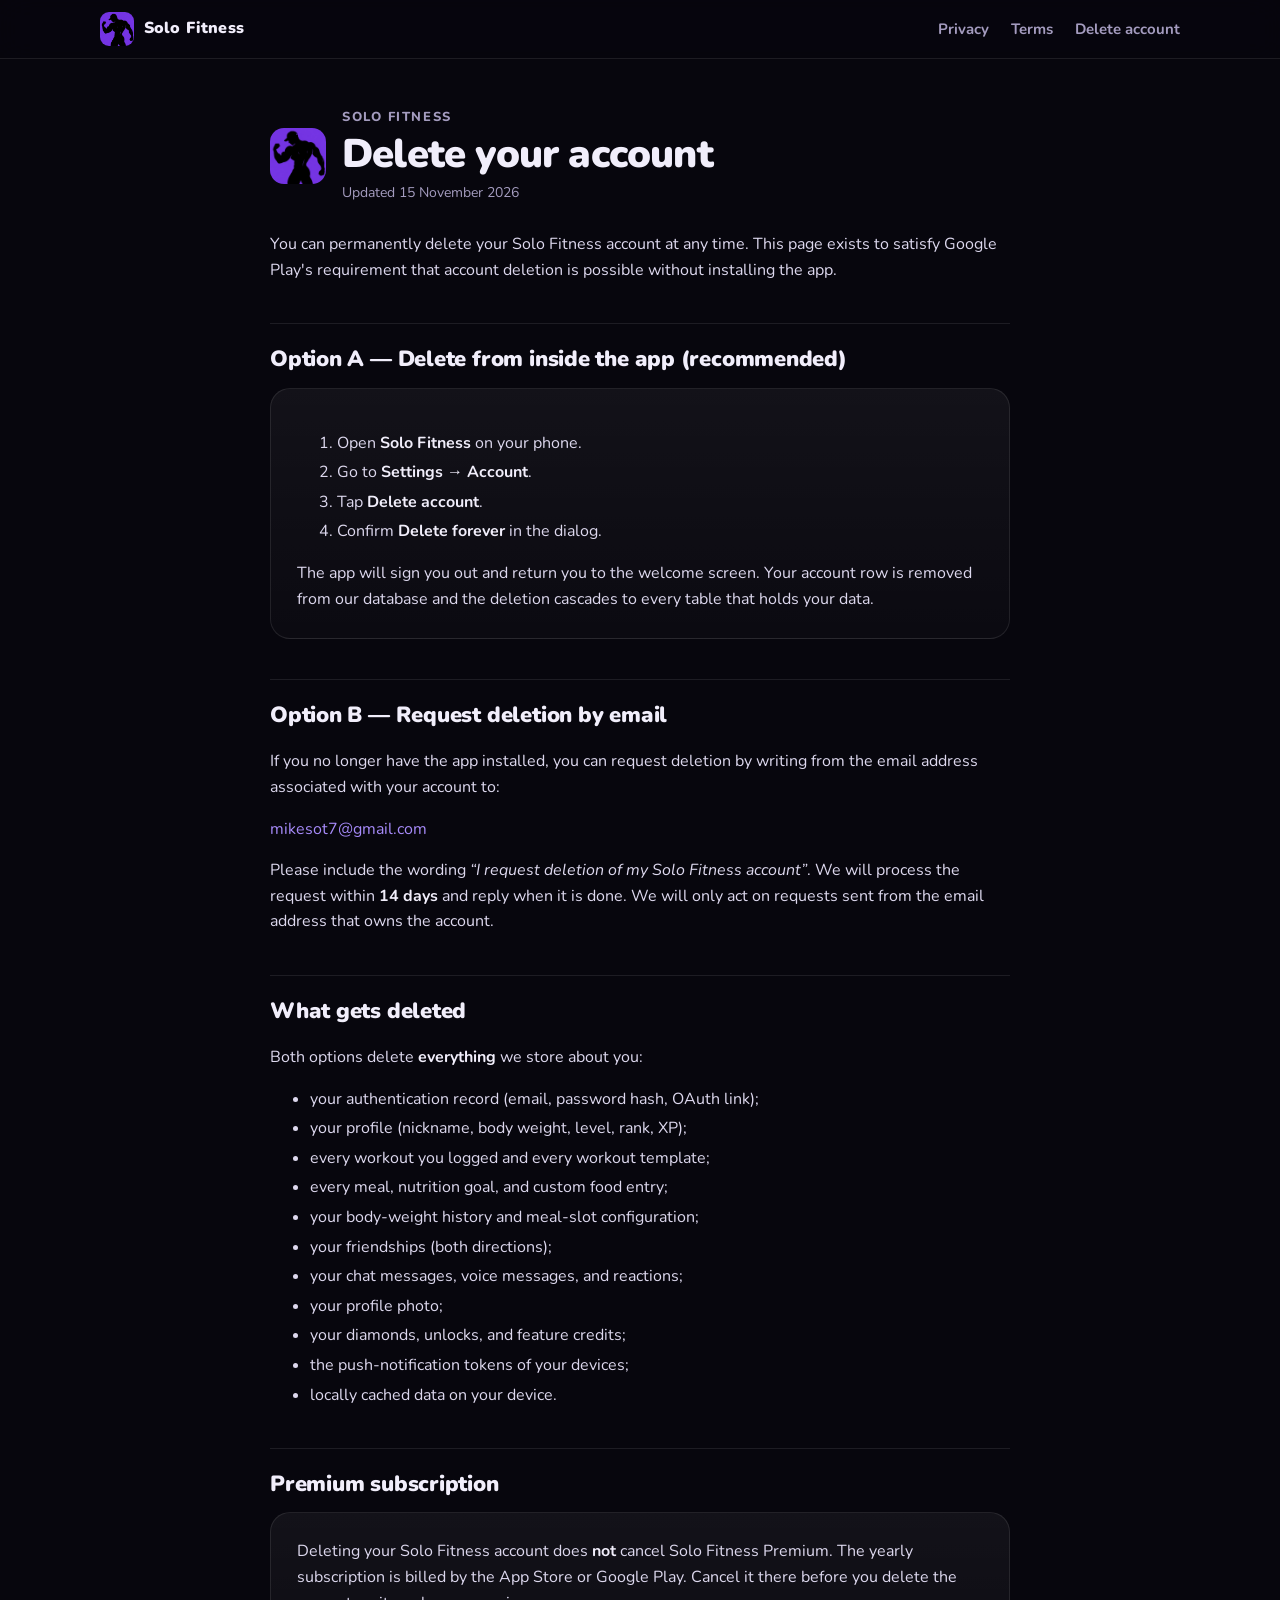
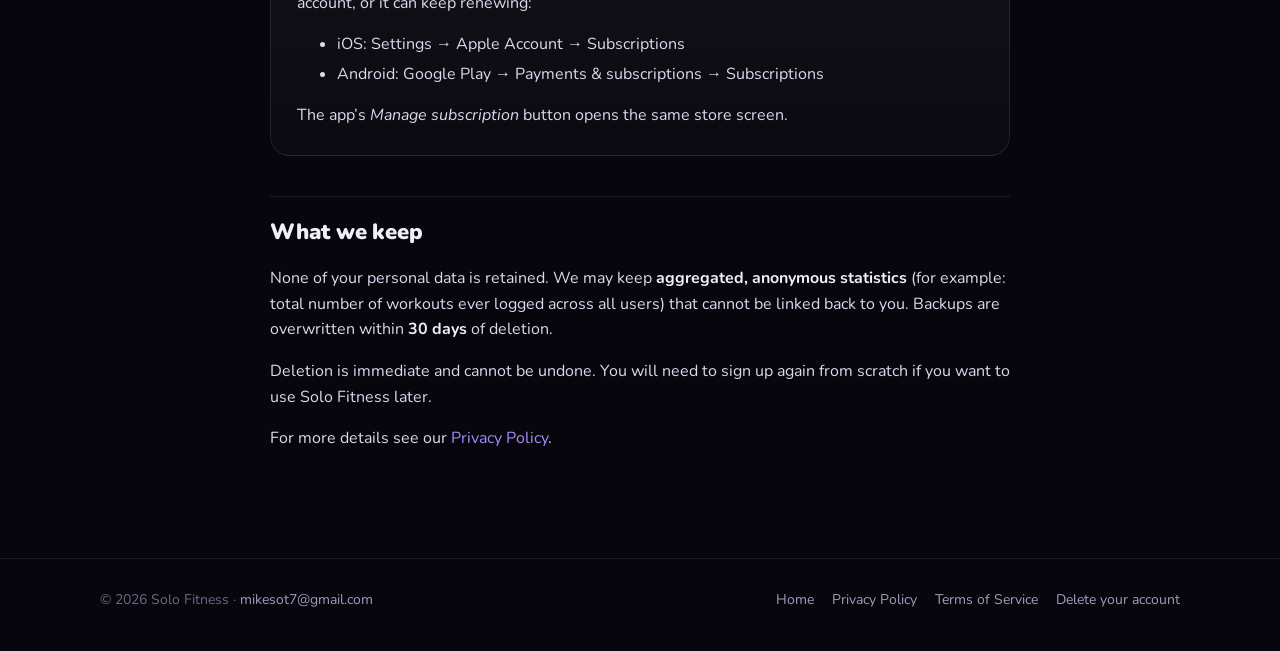
<file: account-delete.html>
<!doctype html>
<html lang="en">
<head>
  <meta charset="utf-8" />
  <meta name="viewport" content="width=device-width, initial-scale=1" />
  <title>Delete your account — Solo Fitness</title>
  <meta name="description" content="How to permanently delete your Solo Fitness account and data." />
  <meta name="theme-color" content="#07060d" />
  <link rel="icon" href="./img/icon-256.png" />
  <link rel="preconnect" href="https://fonts.googleapis.com" />
  <link rel="preconnect" href="https://fonts.gstatic.com" crossorigin />
  <link href="https://fonts.googleapis.com/css2?family=Nunito:wght@600;700;800;900&display=swap" rel="stylesheet" />
  <link rel="stylesheet" href="./site.css" />
</head>
<body>
  <header class="nav">
    <div class="nav-inner">
      <a class="brand" href="./"><img src="./img/icon-256.png" alt="" />Solo Fitness</a>
      <nav class="nav-links">
        <a href="./privacy-policy.html">Privacy</a>
        <a href="./terms-of-service.html">Terms</a>
        <a href="./account-delete.html">Delete account</a>
      </nav>
    </div>
  </header>

  <main class="doc">
    <div class="header">
      <img src="./img/icon-256.png" alt="Solo Fitness icon" />
      <div>
        <div class="brand">Solo Fitness</div>
        <h1>Delete your account</h1>
        <div class="muted">Updated 15 November 2026</div>
      </div>
    </div>

    <p>You can permanently delete your Solo Fitness account at any time. This
      page exists to satisfy Google Play's requirement that account deletion is
      possible without installing the app.</p>

    <h2>Option A — Delete from inside the app (recommended)</h2>
    <div class="card">
      <ol>
        <li>Open <strong>Solo Fitness</strong> on your phone.</li>
        <li>Go to <strong>Settings → Account</strong>.</li>
        <li>Tap <strong>Delete account</strong>.</li>
        <li>Confirm <strong>Delete forever</strong> in the dialog.</li>
      </ol>
      <p class="small">The app will sign you out and return you to the welcome
        screen. Your account row is removed from our database
        and the deletion cascades to every table that holds your data.</p>
    </div>

    <h2>Option B — Request deletion by email</h2>
    <p>If you no longer have the app installed, you can request deletion by
      writing from the email address associated with your account to:</p>
    <p><a href="mailto:mikesot7@gmail.com?subject=Account%20deletion%20request">mikesot7@gmail.com</a></p>
    <p>Please include the wording <em>“I request deletion of my Solo Fitness
      account”</em>. We will process the request within <strong>14 days</strong>
      and reply when it is done. We will only act on requests sent from the
      email address that owns the account.</p>

    <h2>What gets deleted</h2>
    <p>Both options delete <strong>everything</strong> we store about you:</p>
    <ul>
      <li>your authentication record (email, password hash, OAuth link);</li>
      <li>your profile (nickname, body weight, level, rank, XP);</li>
      <li>every workout you logged and every workout template;</li>
      <li>every meal, nutrition goal, and custom food entry;</li>
      <li>your body-weight history and meal-slot configuration;</li>
      <li>your friendships (both directions);</li>
      <li>your chat messages, voice messages, and reactions;</li>
      <li>your profile photo;</li>
      <li>your diamonds, unlocks, and feature credits;</li>
      <li>the push-notification tokens of your devices;</li>
      <li>locally cached data on your device.</li>
    </ul>

    <h2>Premium subscription</h2>
    <div class="card">
      <p>Deleting your Solo Fitness account does <strong>not</strong> cancel
        Solo Fitness Premium. The yearly subscription is billed by the
        App Store or Google Play. Cancel it there before you delete the
        account, or it can keep renewing:</p>
      <ul>
        <li>iOS: Settings → Apple Account → Subscriptions</li>
        <li>Android: Google Play → Payments &amp; subscriptions → Subscriptions</li>
      </ul>
      <p class="small">The app’s <em>Manage subscription</em> button opens the
        same store screen.</p>
    </div>

    <h2>What we keep</h2>
    <p>None of your personal data is retained. We may keep <strong>aggregated,
      anonymous statistics</strong> (for example: total number of workouts ever
      logged across all users) that cannot be linked back to you. Backups are
      overwritten within <strong>30 days</strong> of deletion.</p>

    <p class="danger">Deletion is immediate and cannot be undone. You will need
      to sign up again from scratch if you want to use Solo Fitness later.</p>

    <p>For more details see our
      <a href="./privacy-policy.html">Privacy Policy</a>.</p>

    
  </main>

  <footer class="site">
    <div class="wrap">
      <div>© 2026 Solo Fitness · <a href="mailto:mikesot7@gmail.com">mikesot7@gmail.com</a></div>
      <nav>
        <a href="./">Home</a>
        <a href="./privacy-policy.html">Privacy Policy</a>
        <a href="./terms-of-service.html">Terms of Service</a>
        <a href="./account-delete.html">Delete your account</a>
      </nav>
    </div>
  </footer>
</body>
</html>
</file>
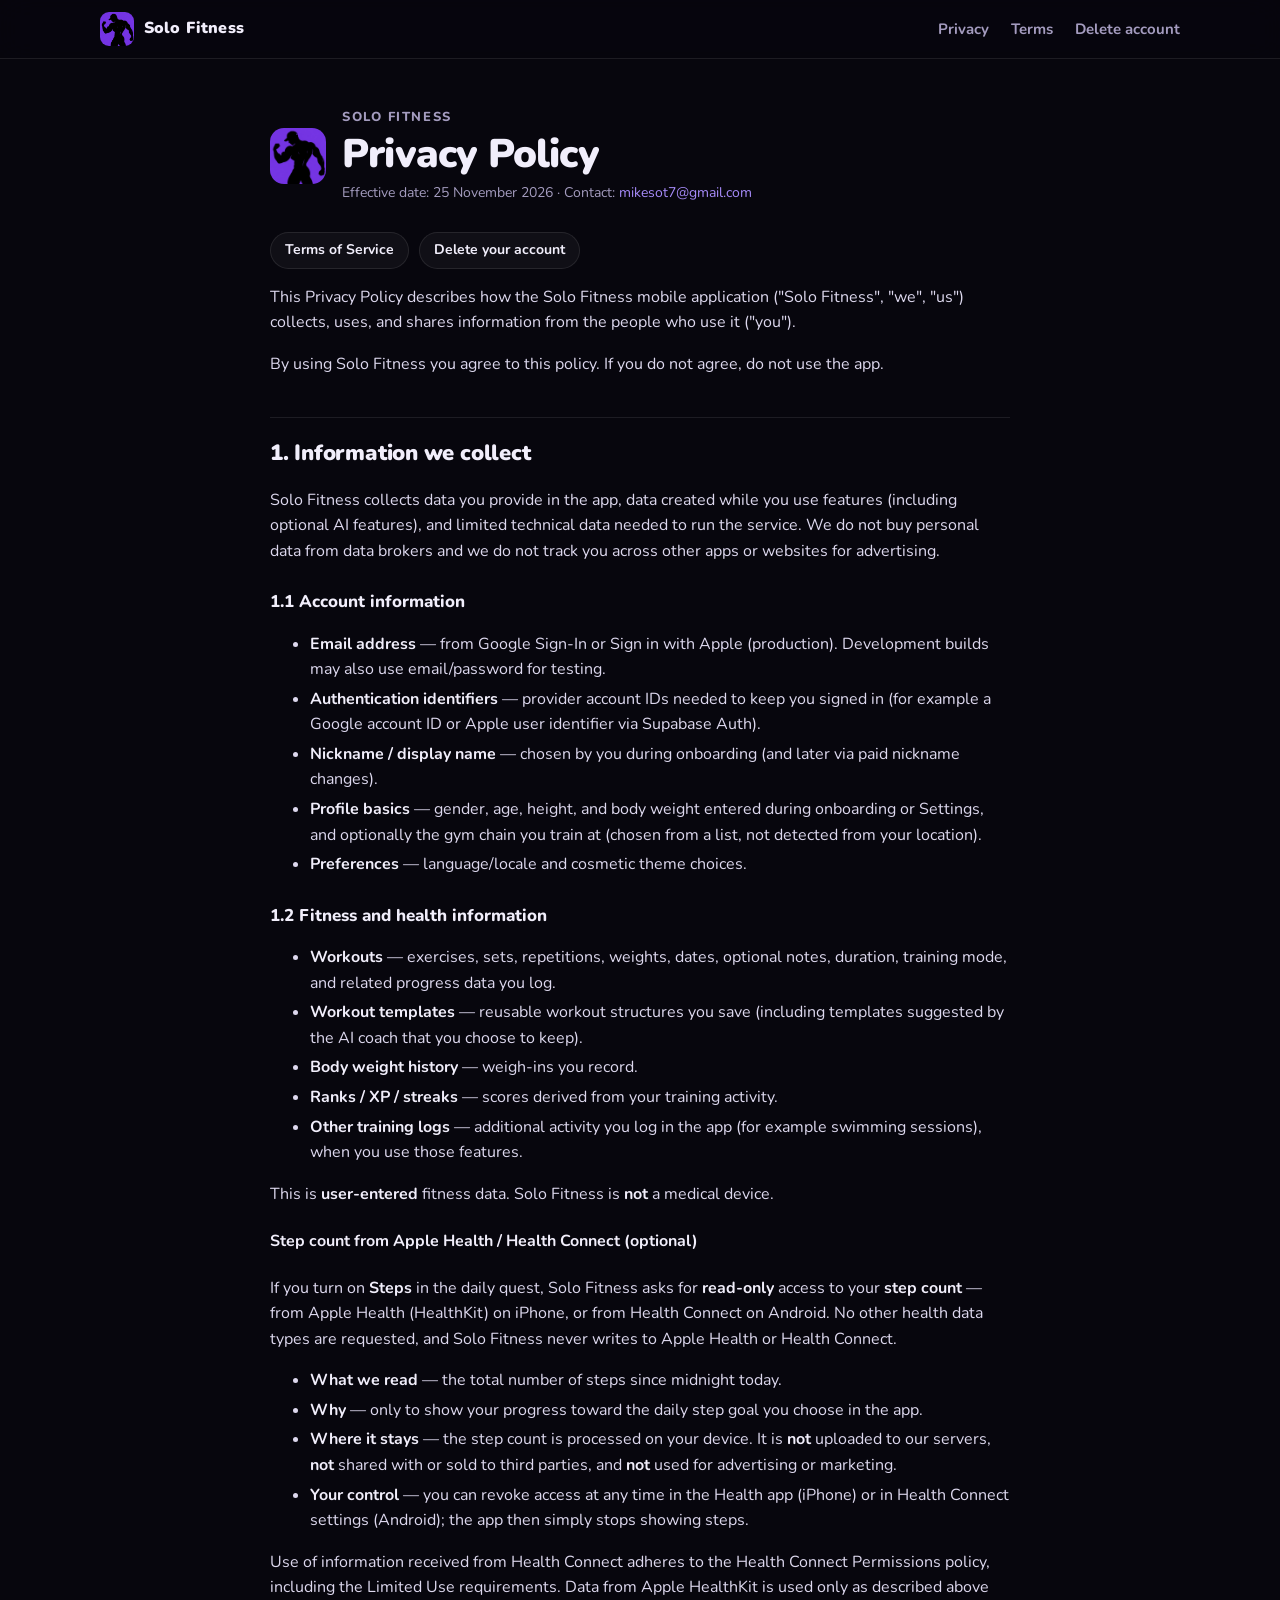
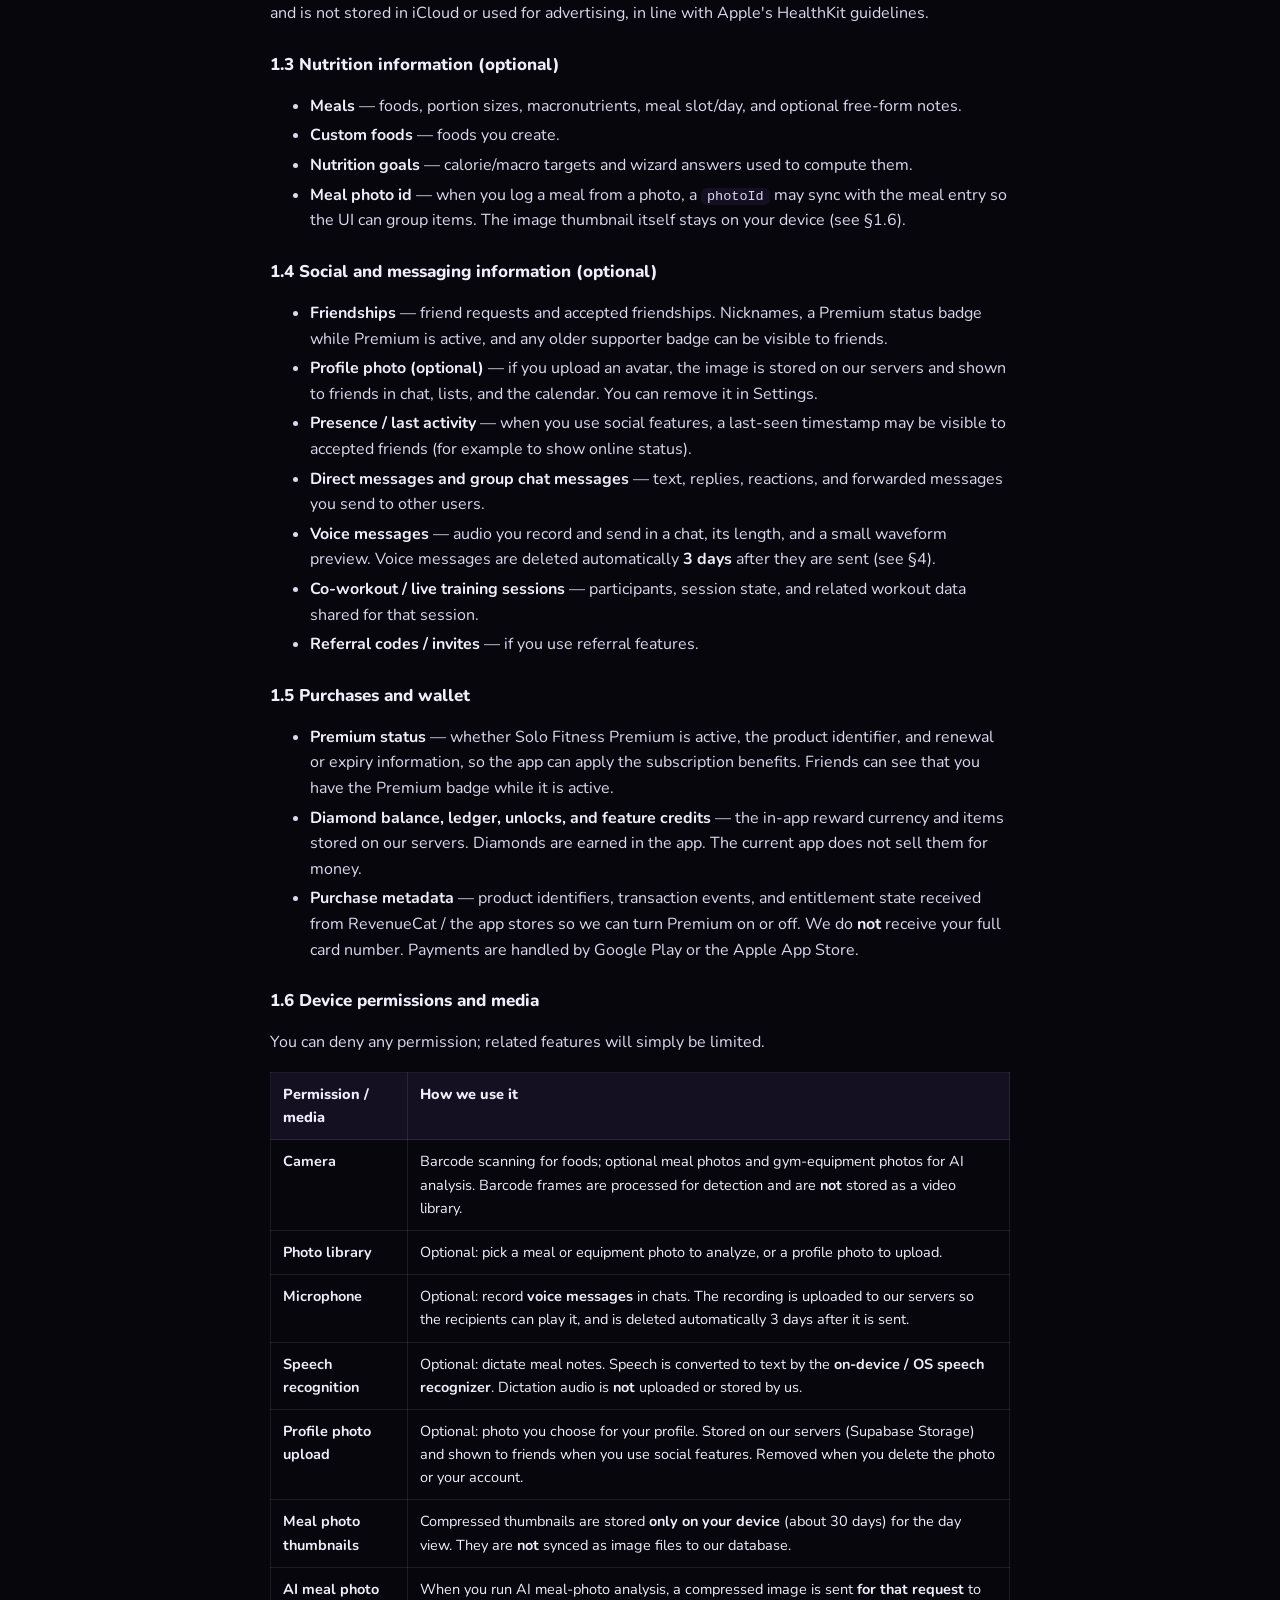
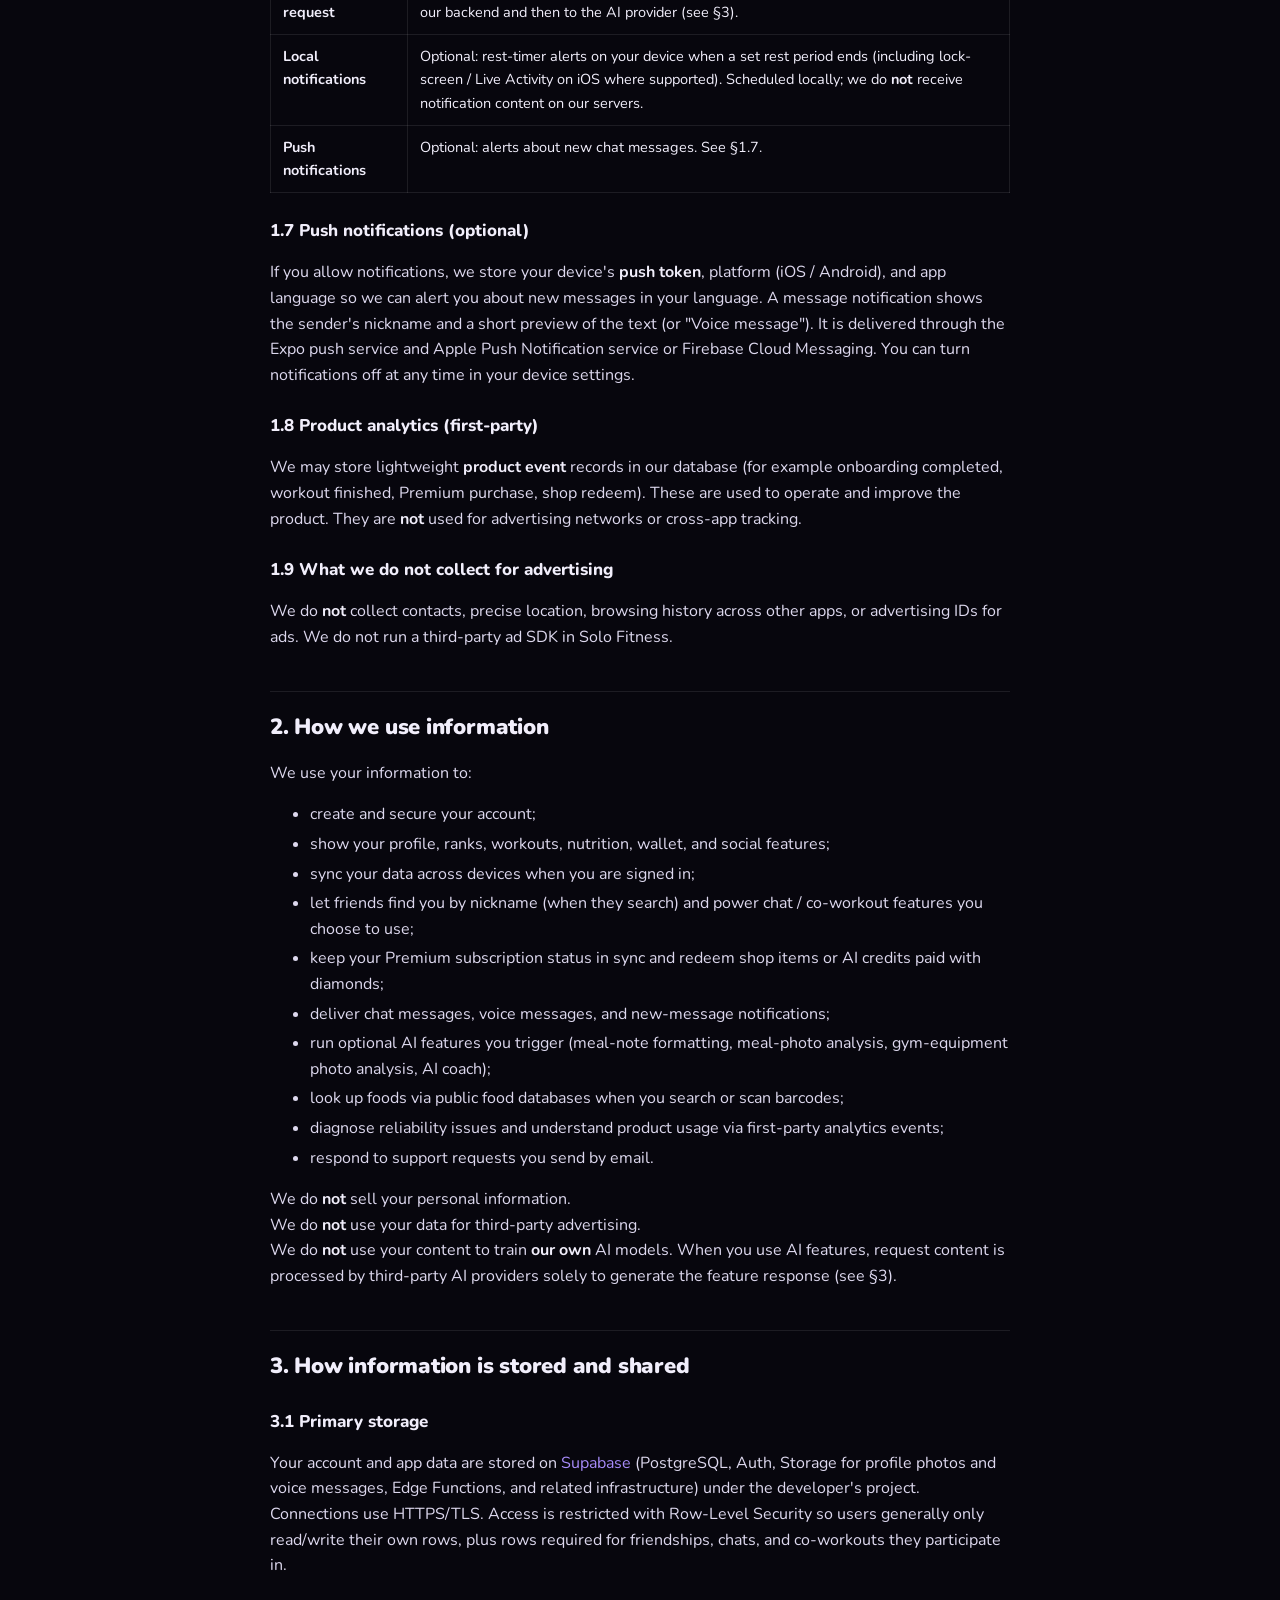
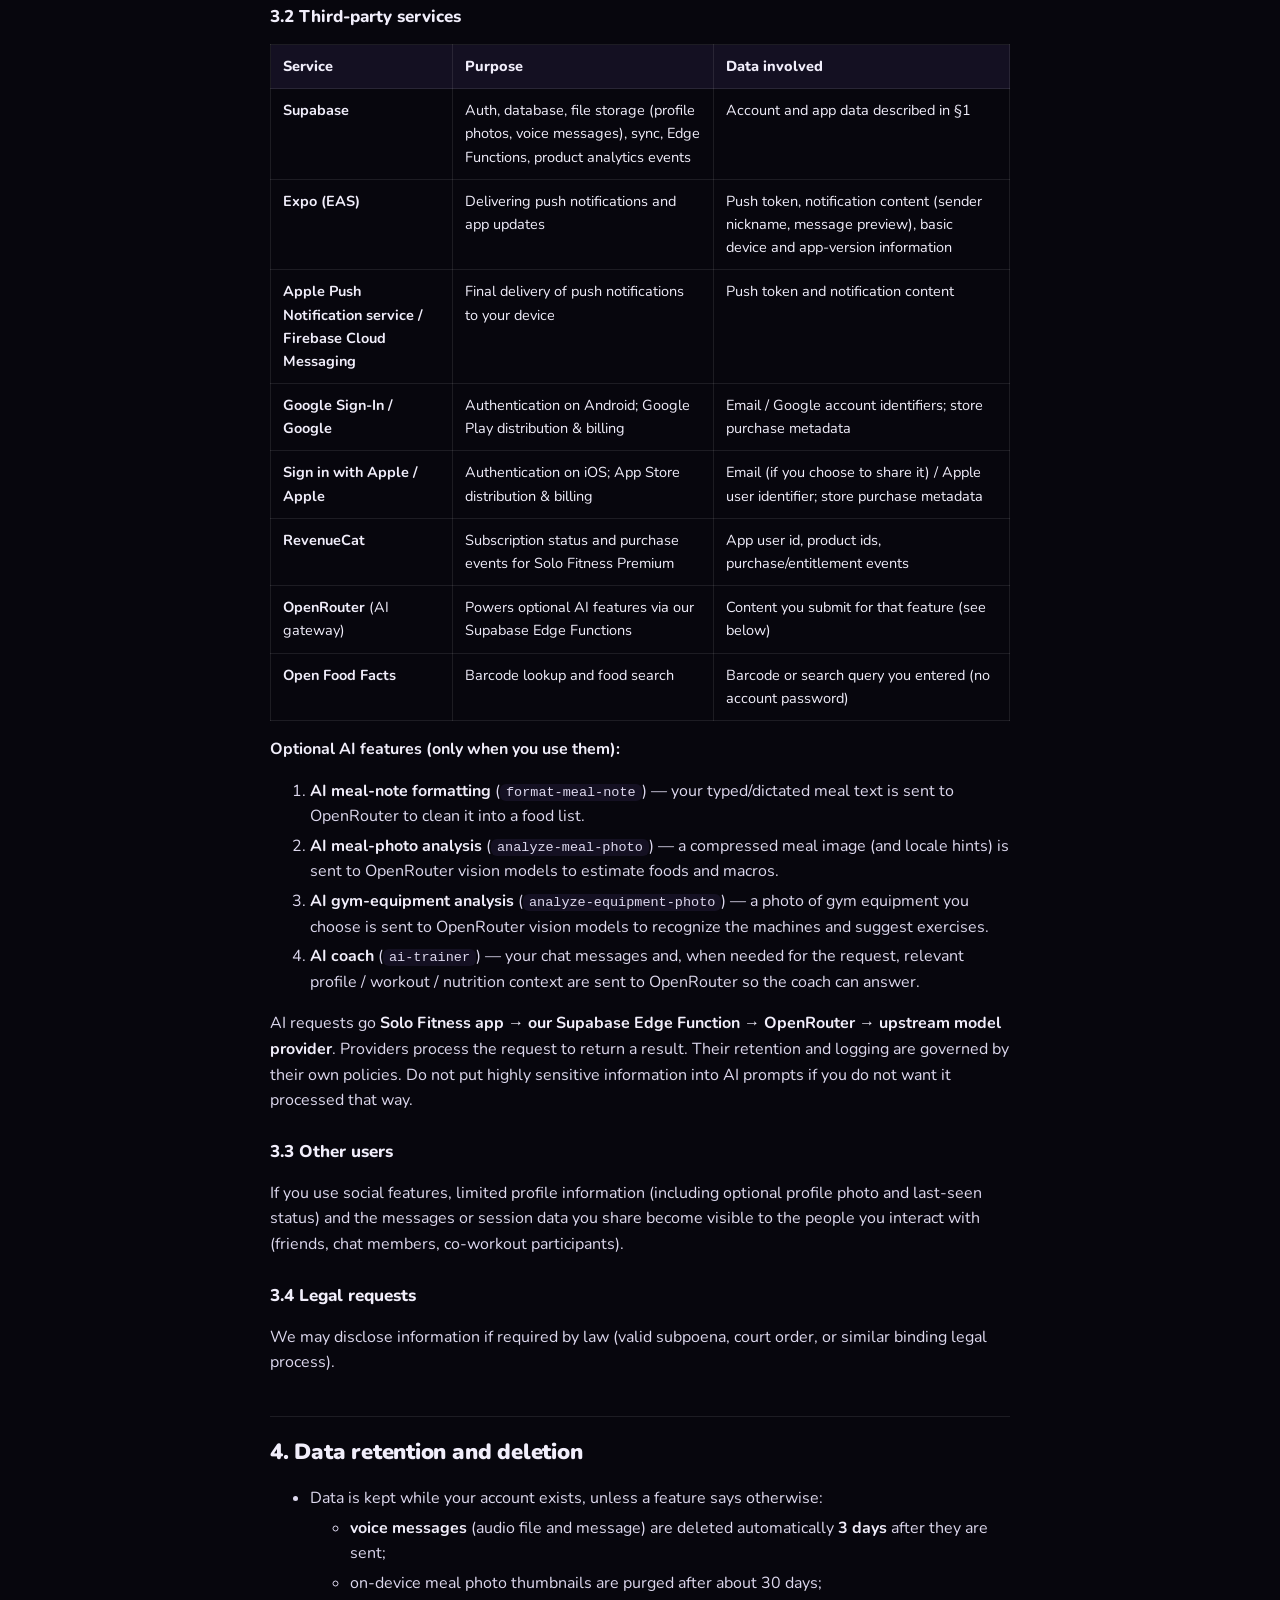
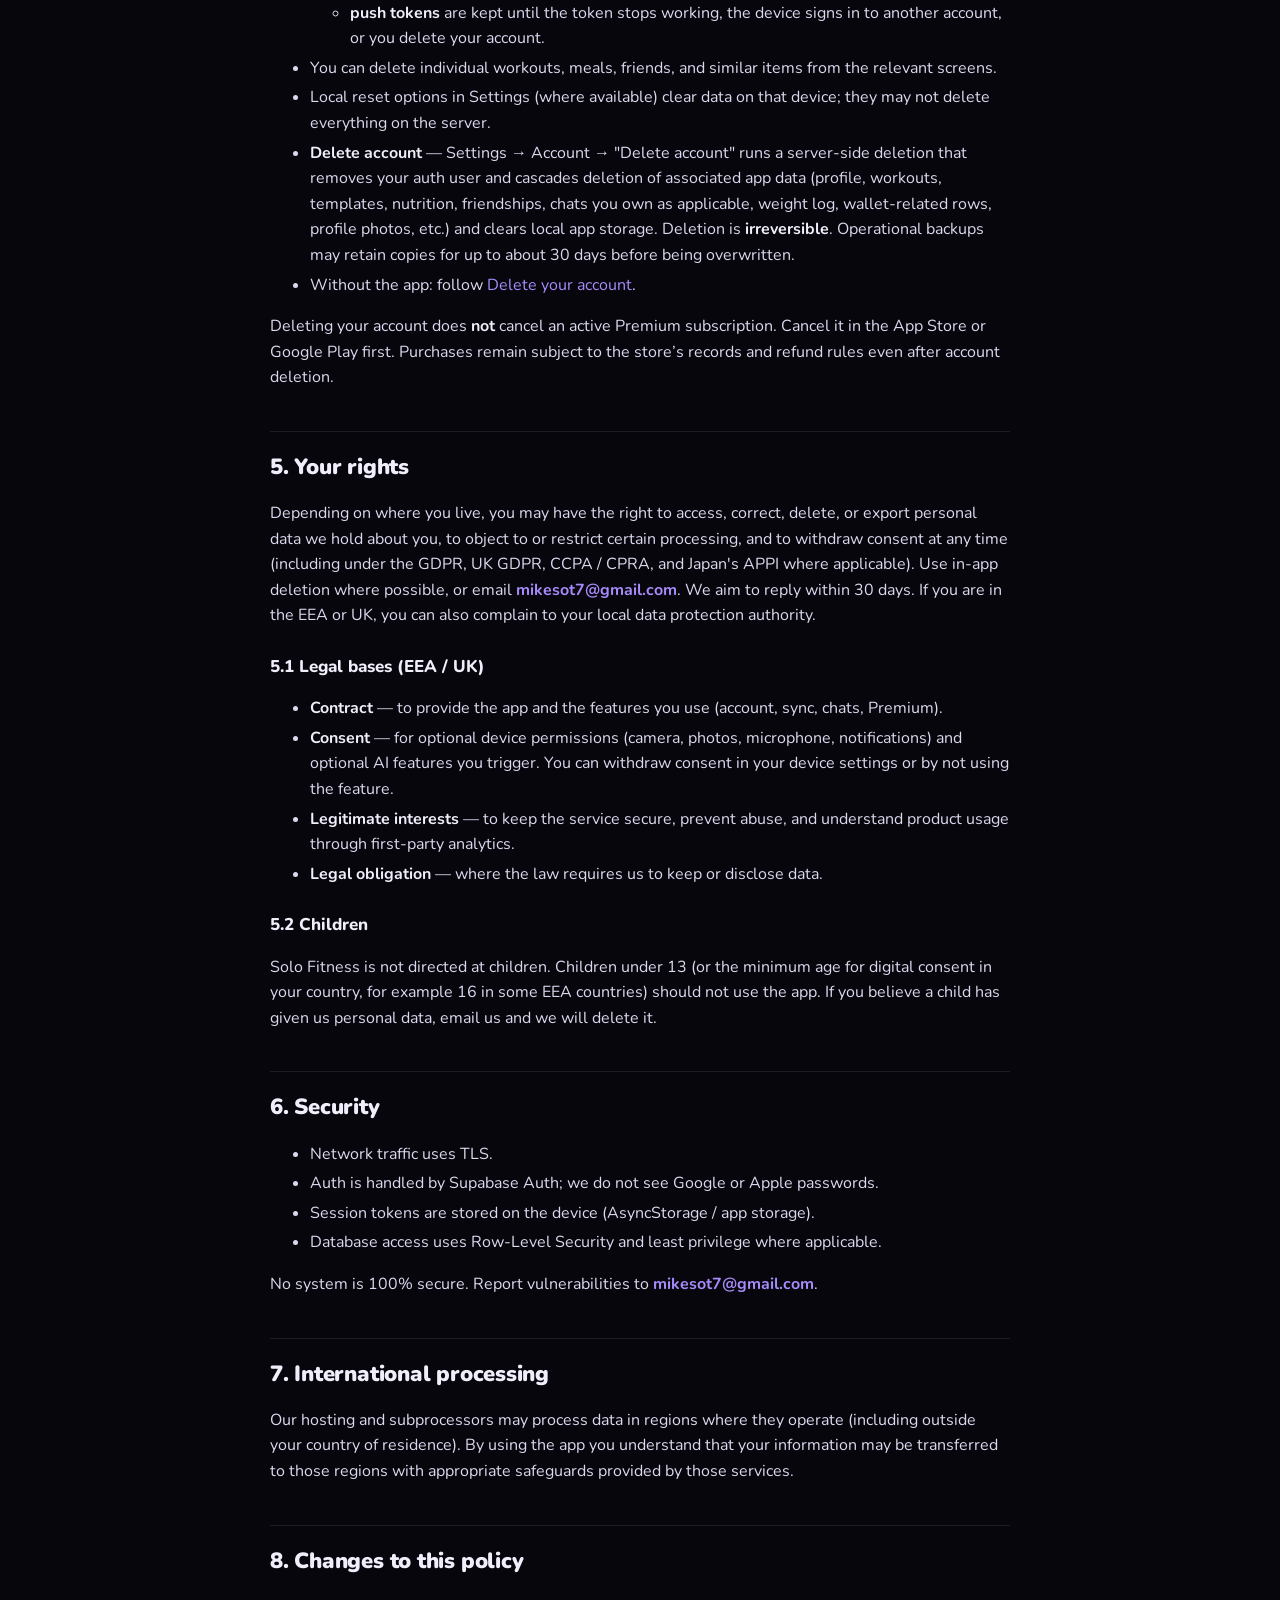
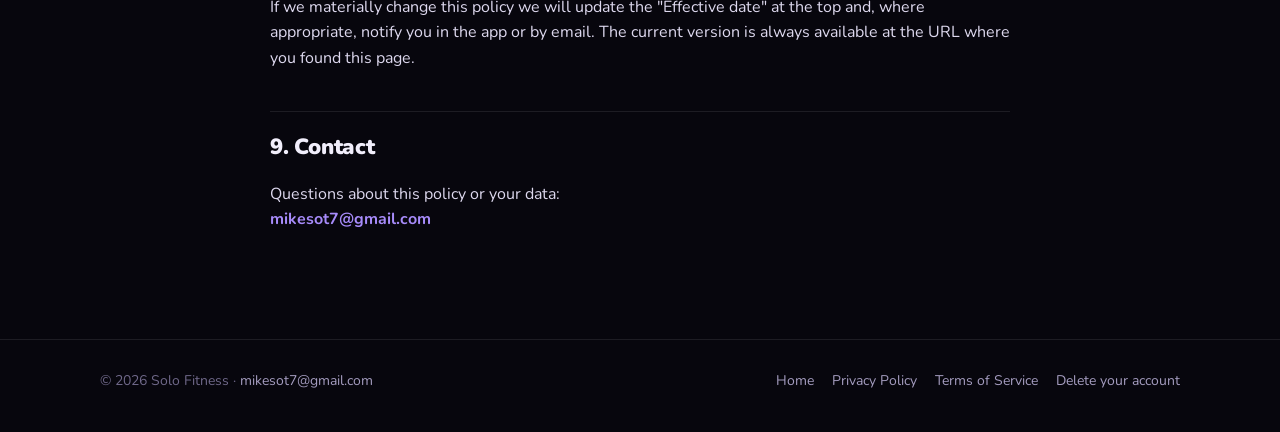
<file: privacy-policy.html>
<!doctype html>
<html lang="en">
<head>
  <meta charset="utf-8" />
  <meta name="viewport" content="width=device-width, initial-scale=1" />
  <title>Privacy Policy — Solo Fitness</title>
  <meta name="description" content="How Solo Fitness collects, uses, and protects your data." />
  <meta name="theme-color" content="#07060d" />
  <link rel="icon" href="./img/icon-256.png" />
  <link rel="preconnect" href="https://fonts.googleapis.com" />
  <link rel="preconnect" href="https://fonts.gstatic.com" crossorigin />
  <link href="https://fonts.googleapis.com/css2?family=Nunito:wght@600;700;800;900&display=swap" rel="stylesheet" />
  <link rel="stylesheet" href="./site.css" />
</head>
<body>
  <header class="nav">
    <div class="nav-inner">
      <a class="brand" href="./"><img src="./img/icon-256.png" alt="" />Solo Fitness</a>
      <nav class="nav-links">
        <a href="./privacy-policy.html">Privacy</a>
        <a href="./terms-of-service.html">Terms</a>
        <a href="./account-delete.html">Delete account</a>
      </nav>
    </div>
  </header>

  <main class="doc">
    <div class="header">
      <img src="./img/icon-256.png" alt="Solo Fitness icon" />
      <div>
        <div class="brand">Solo Fitness</div>
        <h1>Privacy Policy</h1>
        <div class="muted">Effective date: 25 November 2026 · Contact: <a href="mailto:mikesot7@gmail.com">mikesot7@gmail.com</a></div>
      </div>
    </div>
    <div class="related"><a href="./terms-of-service.html">Terms of Service</a><a href="./account-delete.html">Delete your account</a></div>
<p>This Privacy Policy describes how the Solo Fitness mobile application
(&quot;Solo Fitness&quot;, &quot;we&quot;, &quot;us&quot;) collects, uses, and shares information from
the people who use it (&quot;you&quot;).</p>
<p>By using Solo Fitness you agree to this policy. If you do not agree, do not
use the app.</p>
<hr>
<h2>1. Information we collect</h2>
<p>Solo Fitness collects data you provide in the app, data created while you use
features (including optional AI features), and limited technical data needed to
run the service. We do not buy personal data from data brokers and we do not
track you across other apps or websites for advertising.</p>
<h3>1.1 Account information</h3>
<ul>
<li><strong>Email address</strong> — from Google Sign-In or Sign in with Apple (production).
Development builds may also use email/password for testing.</li>
<li><strong>Authentication identifiers</strong> — provider account IDs needed to keep you
signed in (for example a Google account ID or Apple user identifier via
Supabase Auth).</li>
<li><strong>Nickname / display name</strong> — chosen by you during onboarding (and later via
paid nickname changes).</li>
<li><strong>Profile basics</strong> — gender, age, height, and body weight entered during
onboarding or Settings, and optionally the gym chain you train at (chosen
from a list, not detected from your location).</li>
<li><strong>Preferences</strong> — language/locale and cosmetic theme choices.</li>
</ul>
<h3>1.2 Fitness and health information</h3>
<ul>
<li><strong>Workouts</strong> — exercises, sets, repetitions, weights, dates, optional notes,
duration, training mode, and related progress data you log.</li>
<li><strong>Workout templates</strong> — reusable workout structures you save (including
templates suggested by the AI coach that you choose to keep).</li>
<li><strong>Body weight history</strong> — weigh-ins you record.</li>
<li><strong>Ranks / XP / streaks</strong> — scores derived from your training activity.</li>
<li><strong>Other training logs</strong> — additional activity you log in the app (for
example swimming sessions), when you use those features.</li>
</ul>
<p>This is <strong>user-entered</strong> fitness data. Solo Fitness is <strong>not</strong> a medical device.</p>
<h4>Step count from Apple Health / Health Connect (optional)</h4>
<p>If you turn on <strong>Steps</strong> in the daily quest, Solo Fitness asks for <strong>read-only</strong>
access to your <strong>step count</strong> — from Apple Health (HealthKit) on iPhone, or from Health Connect on
Android. No other health data types are requested, and Solo Fitness never writes to Apple Health or Health Connect.</p>
<ul>
<li><strong>What we read</strong> — the total number of steps since midnight today.</li>
<li><strong>Why</strong> — only to show your progress toward the daily step goal you choose in the app.</li>
<li><strong>Where it stays</strong> — the step count is processed on your device. It is <strong>not</strong> uploaded
to our servers, <strong>not</strong> shared with or sold to third parties, and <strong>not</strong> used for
advertising or marketing.</li>
<li><strong>Your control</strong> — you can revoke access at any time in the Health app (iPhone) or in Health Connect
settings (Android); the app then simply stops showing steps.</li>
</ul>
<p>Use of information received from Health Connect adheres to the Health Connect Permissions policy, including the
Limited Use requirements. Data from Apple HealthKit is used only as described above and is not stored in iCloud
or used for advertising, in line with Apple's HealthKit guidelines.</p>
<h3>1.3 Nutrition information (optional)</h3>
<ul>
<li><strong>Meals</strong> — foods, portion sizes, macronutrients, meal slot/day, and optional
free-form notes.</li>
<li><strong>Custom foods</strong> — foods you create.</li>
<li><strong>Nutrition goals</strong> — calorie/macro targets and wizard answers used to
compute them.</li>
<li><strong>Meal photo id</strong> — when you log a meal from a photo, a <code>photoId</code> may sync
with the meal entry so the UI can group items. The image thumbnail itself
stays on your device (see §1.6).</li>
</ul>
<h3>1.4 Social and messaging information (optional)</h3>
<ul>
<li><strong>Friendships</strong> — friend requests and accepted friendships. Nicknames, a
Premium status badge while Premium is active, and any older supporter badge
can be visible to friends.</li>
<li><strong>Profile photo (optional)</strong> — if you upload an avatar, the image is stored on
our servers and shown to friends in chat, lists, and the calendar. You can
remove it in Settings.</li>
<li><strong>Presence / last activity</strong> — when you use social features, a last-seen
timestamp may be visible to accepted friends (for example to show online
status).</li>
<li><strong>Direct messages and group chat messages</strong> — text, replies, reactions, and
forwarded messages you send to other users.</li>
<li><strong>Voice messages</strong> — audio you record and send in a chat, its length, and a
small waveform preview. Voice messages are deleted automatically <strong>3 days</strong>
after they are sent (see §4).</li>
<li><strong>Co-workout / live training sessions</strong> — participants, session state, and
related workout data shared for that session.</li>
<li><strong>Referral codes / invites</strong> — if you use referral features.</li>
</ul>
<h3>1.5 Purchases and wallet</h3>
<ul>
<li><strong>Premium status</strong> — whether Solo Fitness Premium is active, the product
identifier, and renewal or expiry information, so the app can apply the
subscription benefits. Friends can see that you have the Premium badge while
it is active.</li>
<li><strong>Diamond balance, ledger, unlocks, and feature credits</strong> — the in-app reward
currency and items stored on our servers. Diamonds are earned in the app. The
current app does not sell them for money.</li>
<li><strong>Purchase metadata</strong> — product identifiers, transaction events, and
entitlement state received from RevenueCat / the app stores so we can turn
Premium on or off. We do <strong>not</strong> receive your full card number. Payments are
handled by Google Play or the Apple App Store.</li>
</ul>
<h3>1.6 Device permissions and media</h3>
<p>You can deny any permission; related features will simply be limited.</p>
<table>
<thead>
<tr>
<th>Permission / media</th>
<th>How we use it</th>
</tr>
</thead>
<tbody><tr>
<td><strong>Camera</strong></td>
<td>Barcode scanning for foods; optional meal photos and gym-equipment photos for AI analysis. Barcode frames are processed for detection and are <strong>not</strong> stored as a video library.</td>
</tr>
<tr>
<td><strong>Photo library</strong></td>
<td>Optional: pick a meal or equipment photo to analyze, or a profile photo to upload.</td>
</tr>
<tr>
<td><strong>Microphone</strong></td>
<td>Optional: record <strong>voice messages</strong> in chats. The recording is uploaded to our servers so the recipients can play it, and is deleted automatically 3 days after it is sent.</td>
</tr>
<tr>
<td><strong>Speech recognition</strong></td>
<td>Optional: dictate meal notes. Speech is converted to text by the <strong>on-device / OS speech recognizer</strong>. Dictation audio is <strong>not</strong> uploaded or stored by us.</td>
</tr>
<tr>
<td><strong>Profile photo upload</strong></td>
<td>Optional: photo you choose for your profile. Stored on our servers (Supabase Storage) and shown to friends when you use social features. Removed when you delete the photo or your account.</td>
</tr>
<tr>
<td><strong>Meal photo thumbnails</strong></td>
<td>Compressed thumbnails are stored <strong>only on your device</strong> (about 30 days) for the day view. They are <strong>not</strong> synced as image files to our database.</td>
</tr>
<tr>
<td><strong>AI meal photo request</strong></td>
<td>When you run AI meal-photo analysis, a compressed image is sent <strong>for that request</strong> to our backend and then to the AI provider (see §3).</td>
</tr>
<tr>
<td><strong>Local notifications</strong></td>
<td>Optional: rest-timer alerts on your device when a set rest period ends (including lock-screen / Live Activity on iOS where supported). Scheduled locally; we do <strong>not</strong> receive notification content on our servers.</td>
</tr>
<tr>
<td><strong>Push notifications</strong></td>
<td>Optional: alerts about new chat messages. See §1.7.</td>
</tr>
</tbody></table>
<h3>1.7 Push notifications (optional)</h3>
<p>If you allow notifications, we store your device&#39;s <strong>push token</strong>, platform
(iOS / Android), and app language so we can alert you about new messages in
your language. A message notification shows the sender&#39;s nickname and a short
preview of the text (or &quot;Voice message&quot;). It is delivered through the Expo
push service and Apple Push Notification service or Firebase Cloud Messaging.
You can turn notifications off at any time in your device settings.</p>
<h3>1.8 Product analytics (first-party)</h3>
<p>We may store lightweight <strong>product event</strong> records in our database (for example
onboarding completed, workout finished, Premium purchase, shop redeem). These are
used to operate and improve the product. They are <strong>not</strong> used for advertising
networks or cross-app tracking.</p>
<h3>1.9 What we do not collect for advertising</h3>
<p>We do <strong>not</strong> collect contacts, precise location, browsing history across other
apps, or advertising IDs for ads. We do not run a third-party ad SDK in Solo
Fitness.</p>
<hr>
<h2>2. How we use information</h2>
<p>We use your information to:</p>
<ul>
<li>create and secure your account;</li>
<li>show your profile, ranks, workouts, nutrition, wallet, and social features;</li>
<li>sync your data across devices when you are signed in;</li>
<li>let friends find you by nickname (when they search) and power chat /
co-workout features you choose to use;</li>
<li>keep your Premium subscription status in sync and redeem shop items or AI
credits paid with diamonds;</li>
<li>deliver chat messages, voice messages, and new-message notifications;</li>
<li>run optional AI features you trigger (meal-note formatting, meal-photo
analysis, gym-equipment photo analysis, AI coach);</li>
<li>look up foods via public food databases when you search or scan barcodes;</li>
<li>diagnose reliability issues and understand product usage via first-party
analytics events;</li>
<li>respond to support requests you send by email.</li>
</ul>
<p>We do <strong>not</strong> sell your personal information.<br>We do <strong>not</strong> use your data for third-party advertising.<br>We do <strong>not</strong> use your content to train <strong>our own</strong> AI models. When you use AI
features, request content is processed by third-party AI providers solely to
generate the feature response (see §3).</p>
<hr>
<h2>3. How information is stored and shared</h2>
<h3>3.1 Primary storage</h3>
<p>Your account and app data are stored on <a href="https://supabase.com/">Supabase</a>
(PostgreSQL, Auth, Storage for profile photos and voice messages, Edge
Functions, and related infrastructure) under the developer&#39;s project. Connections use HTTPS/TLS. Access
is restricted with Row-Level Security so users generally only read/write their
own rows, plus rows required for friendships, chats, and co-workouts they
participate in.</p>
<h3>3.2 Third-party services</h3>
<table>
<thead>
<tr>
<th>Service</th>
<th>Purpose</th>
<th>Data involved</th>
</tr>
</thead>
<tbody><tr>
<td><strong>Supabase</strong></td>
<td>Auth, database, file storage (profile photos, voice messages), sync, Edge Functions, product analytics events</td>
<td>Account and app data described in §1</td>
</tr>
<tr>
<td><strong>Expo (EAS)</strong></td>
<td>Delivering push notifications and app updates</td>
<td>Push token, notification content (sender nickname, message preview), basic device and app-version information</td>
</tr>
<tr>
<td><strong>Apple Push Notification service / Firebase Cloud Messaging</strong></td>
<td>Final delivery of push notifications to your device</td>
<td>Push token and notification content</td>
</tr>
<tr>
<td><strong>Google Sign-In / Google</strong></td>
<td>Authentication on Android; Google Play distribution &amp; billing</td>
<td>Email / Google account identifiers; store purchase metadata</td>
</tr>
<tr>
<td><strong>Sign in with Apple / Apple</strong></td>
<td>Authentication on iOS; App Store distribution &amp; billing</td>
<td>Email (if you choose to share it) / Apple user identifier; store purchase metadata</td>
</tr>
<tr>
<td><strong>RevenueCat</strong></td>
<td>Subscription status and purchase events for Solo Fitness Premium</td>
<td>App user id, product ids, purchase/entitlement events</td>
</tr>
<tr>
<td><strong>OpenRouter</strong> (AI gateway)</td>
<td>Powers optional AI features via our Supabase Edge Functions</td>
<td>Content you submit for that feature (see below)</td>
</tr>
<tr>
<td><strong>Open Food Facts</strong></td>
<td>Barcode lookup and food search</td>
<td>Barcode or search query you entered (no account password)</td>
</tr>
</tbody></table>
<p><strong>Optional AI features (only when you use them):</strong></p>
<ol>
<li><strong>AI meal-note formatting</strong> (<code>format-meal-note</code>) — your typed/dictated meal
text is sent to OpenRouter to clean it into a food list.</li>
<li><strong>AI meal-photo analysis</strong> (<code>analyze-meal-photo</code>) — a compressed meal image
(and locale hints) is sent to OpenRouter vision models to estimate foods and
macros.</li>
<li><strong>AI gym-equipment analysis</strong> (<code>analyze-equipment-photo</code>) — a photo of gym
equipment you choose is sent to OpenRouter vision models to recognize the
machines and suggest exercises.</li>
<li><strong>AI coach</strong> (<code>ai-trainer</code>) — your chat messages and, when needed for the
request, relevant profile / workout / nutrition context are sent to
OpenRouter so the coach can answer.</li>
</ol>
<p>AI requests go <strong>Solo Fitness app → our Supabase Edge Function → OpenRouter →
upstream model provider</strong>. Providers process the request to return a result.
Their retention and logging are governed by their own policies. Do not put
highly sensitive information into AI prompts if you do not want it processed
that way.</p>
<h3>3.3 Other users</h3>
<p>If you use social features, limited profile information (including optional
profile photo and last-seen status) and the messages or session data you share
become visible to the people you interact with (friends, chat members,
co-workout participants).</p>
<h3>3.4 Legal requests</h3>
<p>We may disclose information if required by law (valid subpoena, court order, or
similar binding legal process).</p>
<hr>
<h2>4. Data retention and deletion</h2>
<ul>
<li>Data is kept while your account exists, unless a feature says otherwise:<ul>
<li><strong>voice messages</strong> (audio file and message) are deleted automatically
<strong>3 days</strong> after they are sent;</li>
<li>on-device meal photo thumbnails are purged after about 30 days;</li>
<li><strong>push tokens</strong> are kept until the token stops working, the device signs in
to another account, or you delete your account.</li>
</ul>
</li>
<li>You can delete individual workouts, meals, friends, and similar items from
the relevant screens.</li>
<li>Local reset options in Settings (where available) clear data on that device;
they may not delete everything on the server.</li>
<li><strong>Delete account</strong> — Settings → Account → &quot;Delete account&quot; runs a server-side
deletion that removes your auth user and cascades deletion of associated app
data (profile, workouts, templates, nutrition, friendships, chats you own as
applicable, weight log, wallet-related rows, profile photos, etc.) and clears
local app storage. Deletion is <strong>irreversible</strong>. Operational backups may retain
copies for up to about 30 days before being overwritten.</li>
<li>Without the app: follow
<a href="https://mishatokyo.github.io/solo-fitness-legal/account-delete.html">Delete your account</a>.</li>
</ul>
<p>Deleting your account does <strong>not</strong> cancel an active Premium subscription.
Cancel it in the App Store or Google Play first. Purchases remain subject to
the store’s records and refund rules even after account deletion.</p>
<hr>
<h2>5. Your rights</h2>
<p>Depending on where you live, you may have the right to access, correct, delete,
or export personal data we hold about you, to object to or restrict certain
processing, and to withdraw consent at any time (including under the GDPR, UK
GDPR, CCPA / CPRA, and Japan&#39;s APPI where applicable). Use in-app deletion
where possible, or email <strong><a href="mailto:mikesot7@gmail.com">mikesot7@gmail.com</a></strong>. We aim to reply within 30
days. If you are in the EEA or UK, you can also complain to your local data
protection authority.</p>
<h3>5.1 Legal bases (EEA / UK)</h3>
<ul>
<li><strong>Contract</strong> — to provide the app and the features you use (account, sync,
chats, Premium).</li>
<li><strong>Consent</strong> — for optional device permissions (camera, photos, microphone,
notifications) and optional AI features you trigger. You can withdraw consent
in your device settings or by not using the feature.</li>
<li><strong>Legitimate interests</strong> — to keep the service secure, prevent abuse, and
understand product usage through first-party analytics.</li>
<li><strong>Legal obligation</strong> — where the law requires us to keep or disclose data.</li>
</ul>
<h3>5.2 Children</h3>
<p>Solo Fitness is not directed at children. Children under 13 (or the minimum
age for digital consent in your country, for example 16 in some EEA countries)
should not use the app. If you believe a child has given us personal data,
email us and we will delete it.</p>
<hr>
<h2>6. Security</h2>
<ul>
<li>Network traffic uses TLS.</li>
<li>Auth is handled by Supabase Auth; we do not see Google or Apple passwords.</li>
<li>Session tokens are stored on the device (AsyncStorage / app storage).</li>
<li>Database access uses Row-Level Security and least privilege where applicable.</li>
</ul>
<p>No system is 100% secure. Report vulnerabilities to <strong><a href="mailto:mikesot7@gmail.com">mikesot7@gmail.com</a></strong>.</p>
<hr>
<h2>7. International processing</h2>
<p>Our hosting and subprocessors may process data in regions where they operate
(including outside your country of residence). By using the app you understand
that your information may be transferred to those regions with appropriate
safeguards provided by those services.</p>
<hr>
<h2>8. Changes to this policy</h2>
<p>If we materially change this policy we will update the &quot;Effective date&quot; at the
top and, where appropriate, notify you in the app or by email. The current
version is always available at the URL where you found this page.</p>
<hr>
<h2>9. Contact</h2>
<p>Questions about this policy or your data:<br><strong><a href="mailto:mikesot7@gmail.com">mikesot7@gmail.com</a></strong></p>

  </main>

  <footer class="site">
    <div class="wrap">
      <div>© 2026 Solo Fitness · <a href="mailto:mikesot7@gmail.com">mikesot7@gmail.com</a></div>
      <nav>
        <a href="./">Home</a>
        <a href="./privacy-policy.html">Privacy Policy</a>
        <a href="./terms-of-service.html">Terms of Service</a>
        <a href="./account-delete.html">Delete your account</a>
      </nav>
    </div>
  </footer>
</body>
</html>
</file>
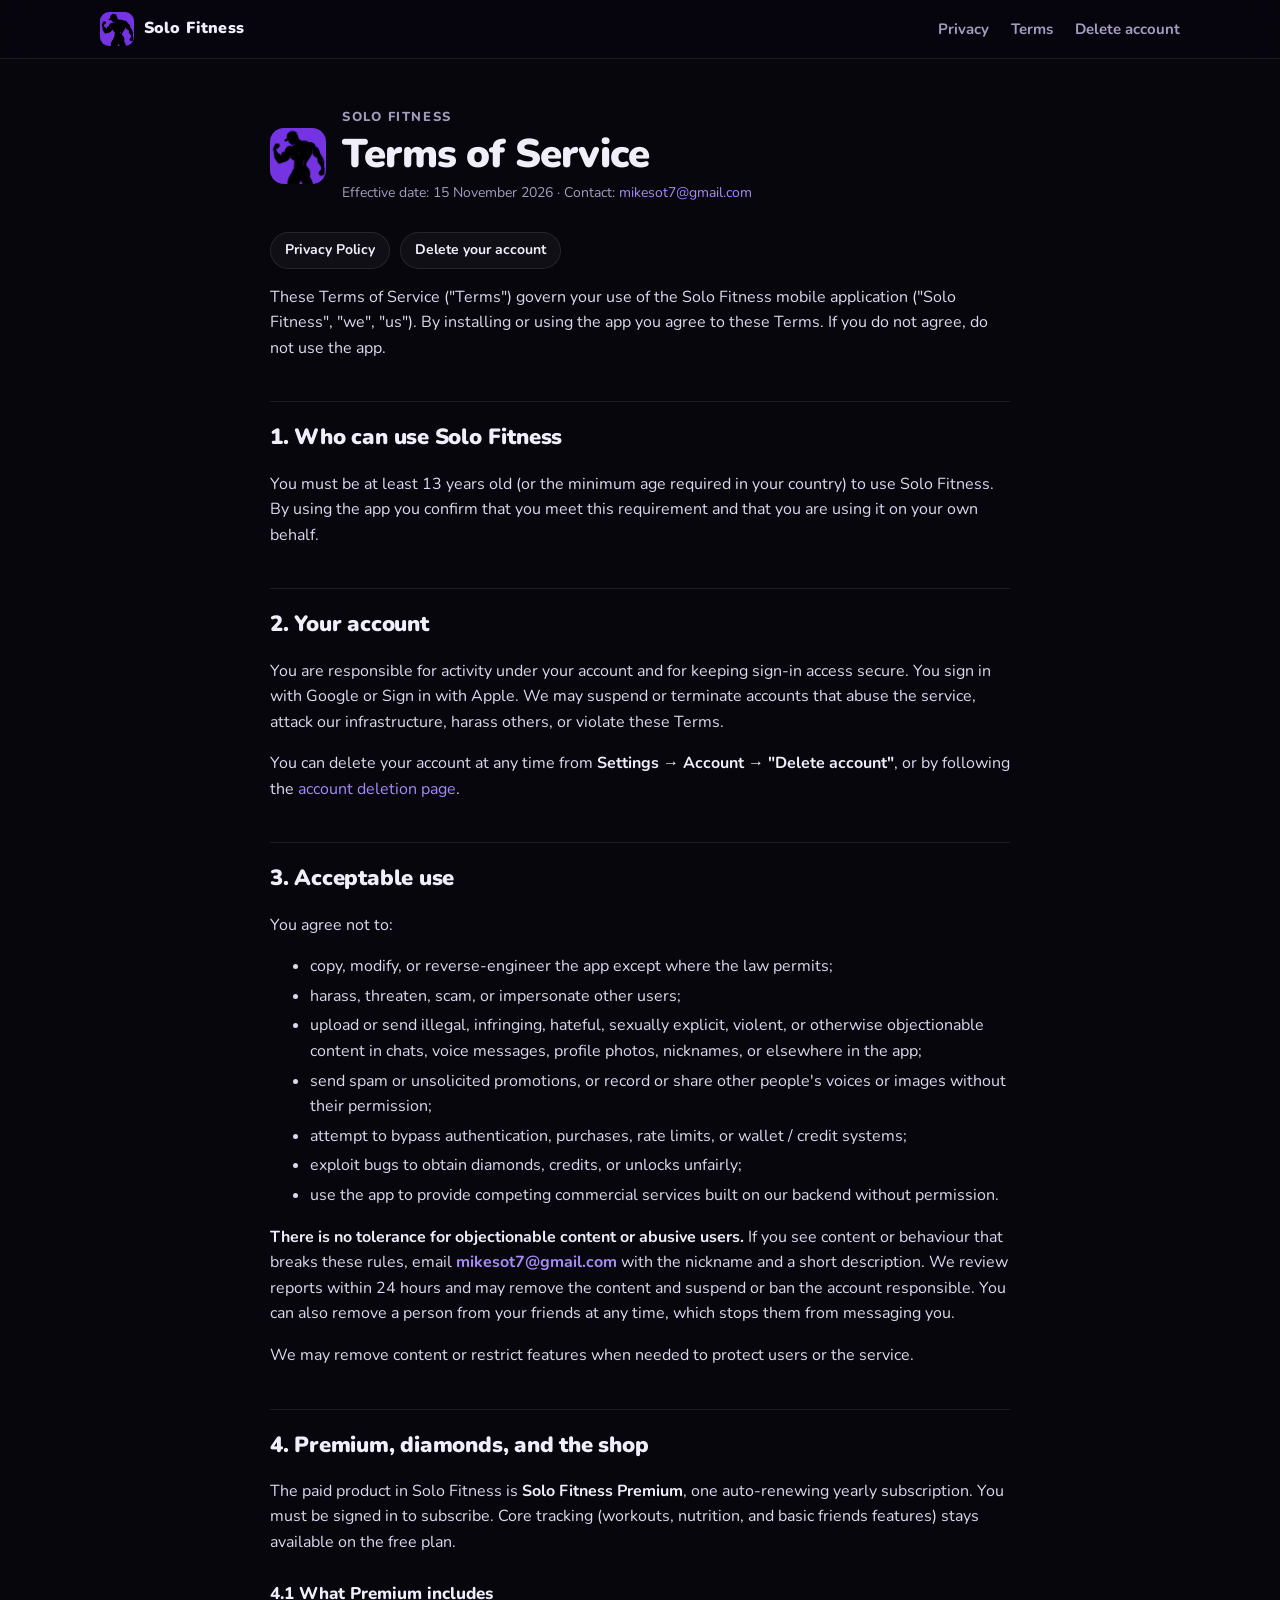
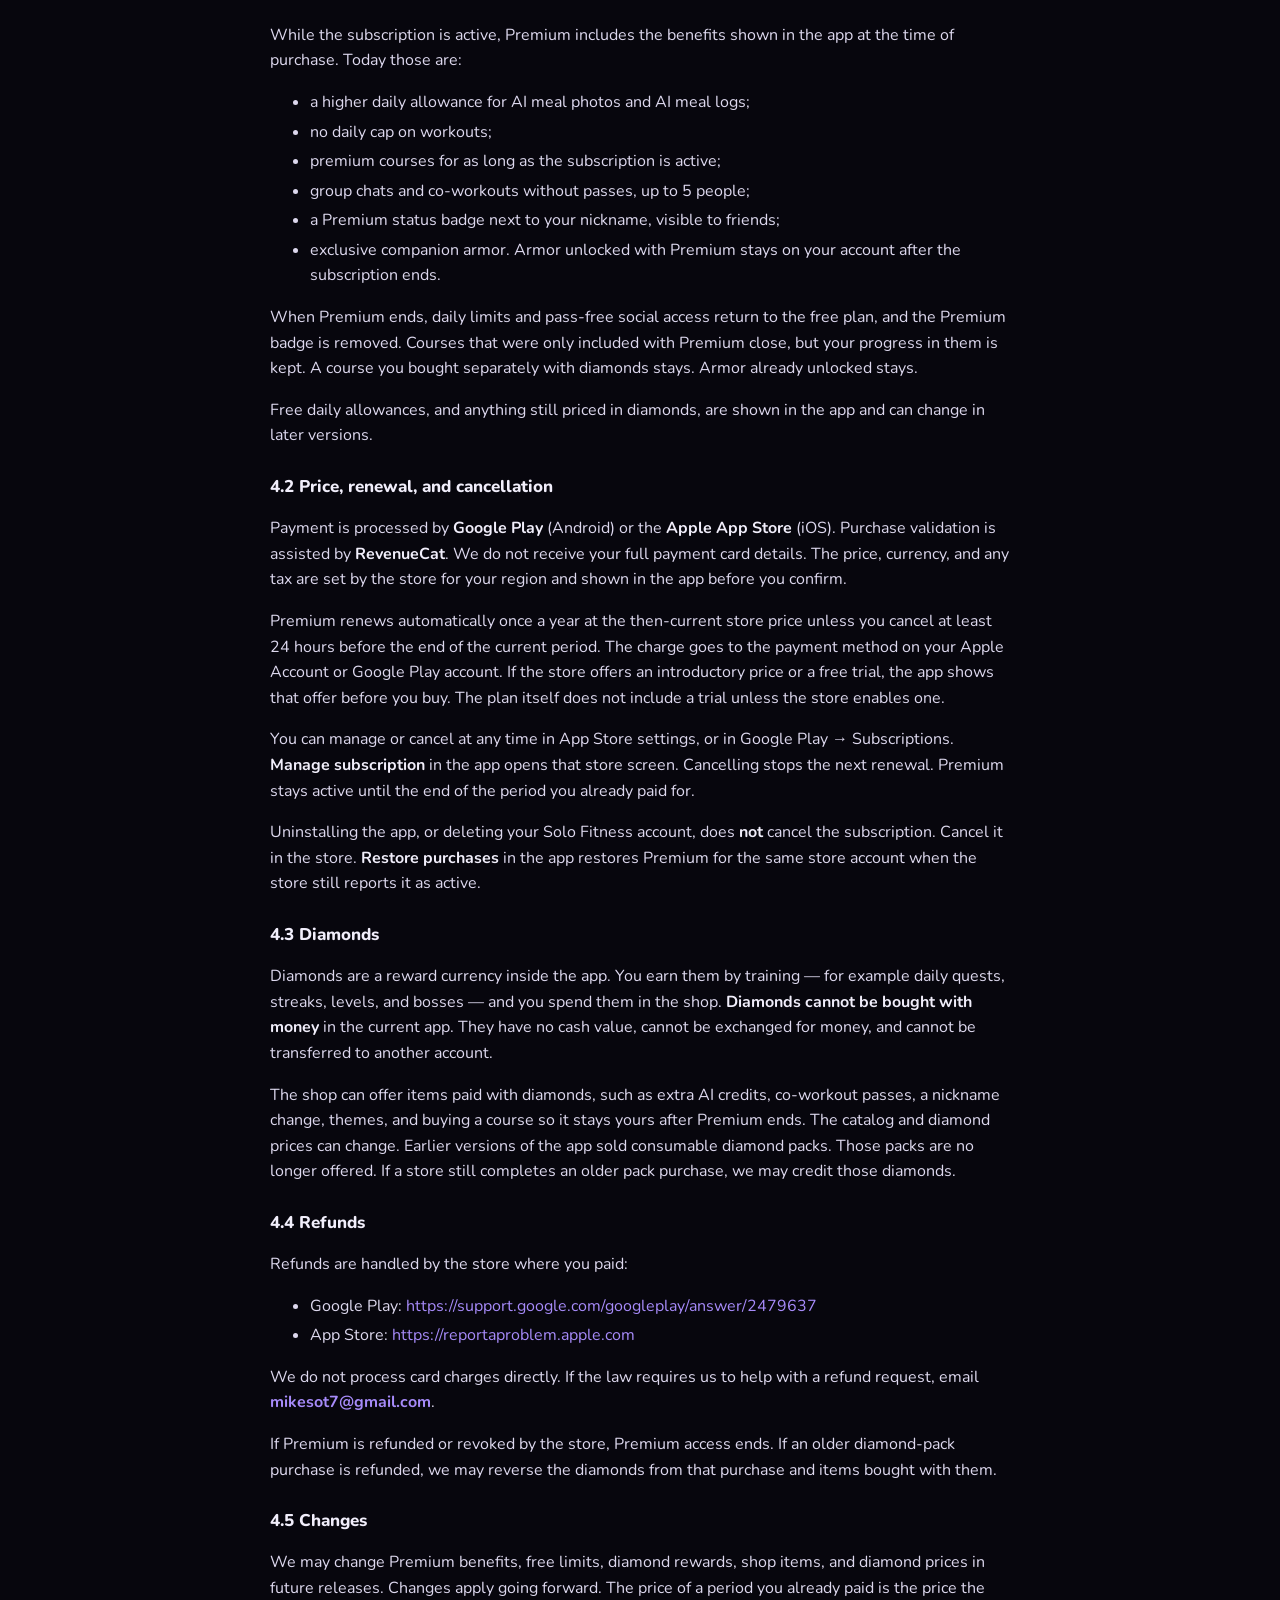
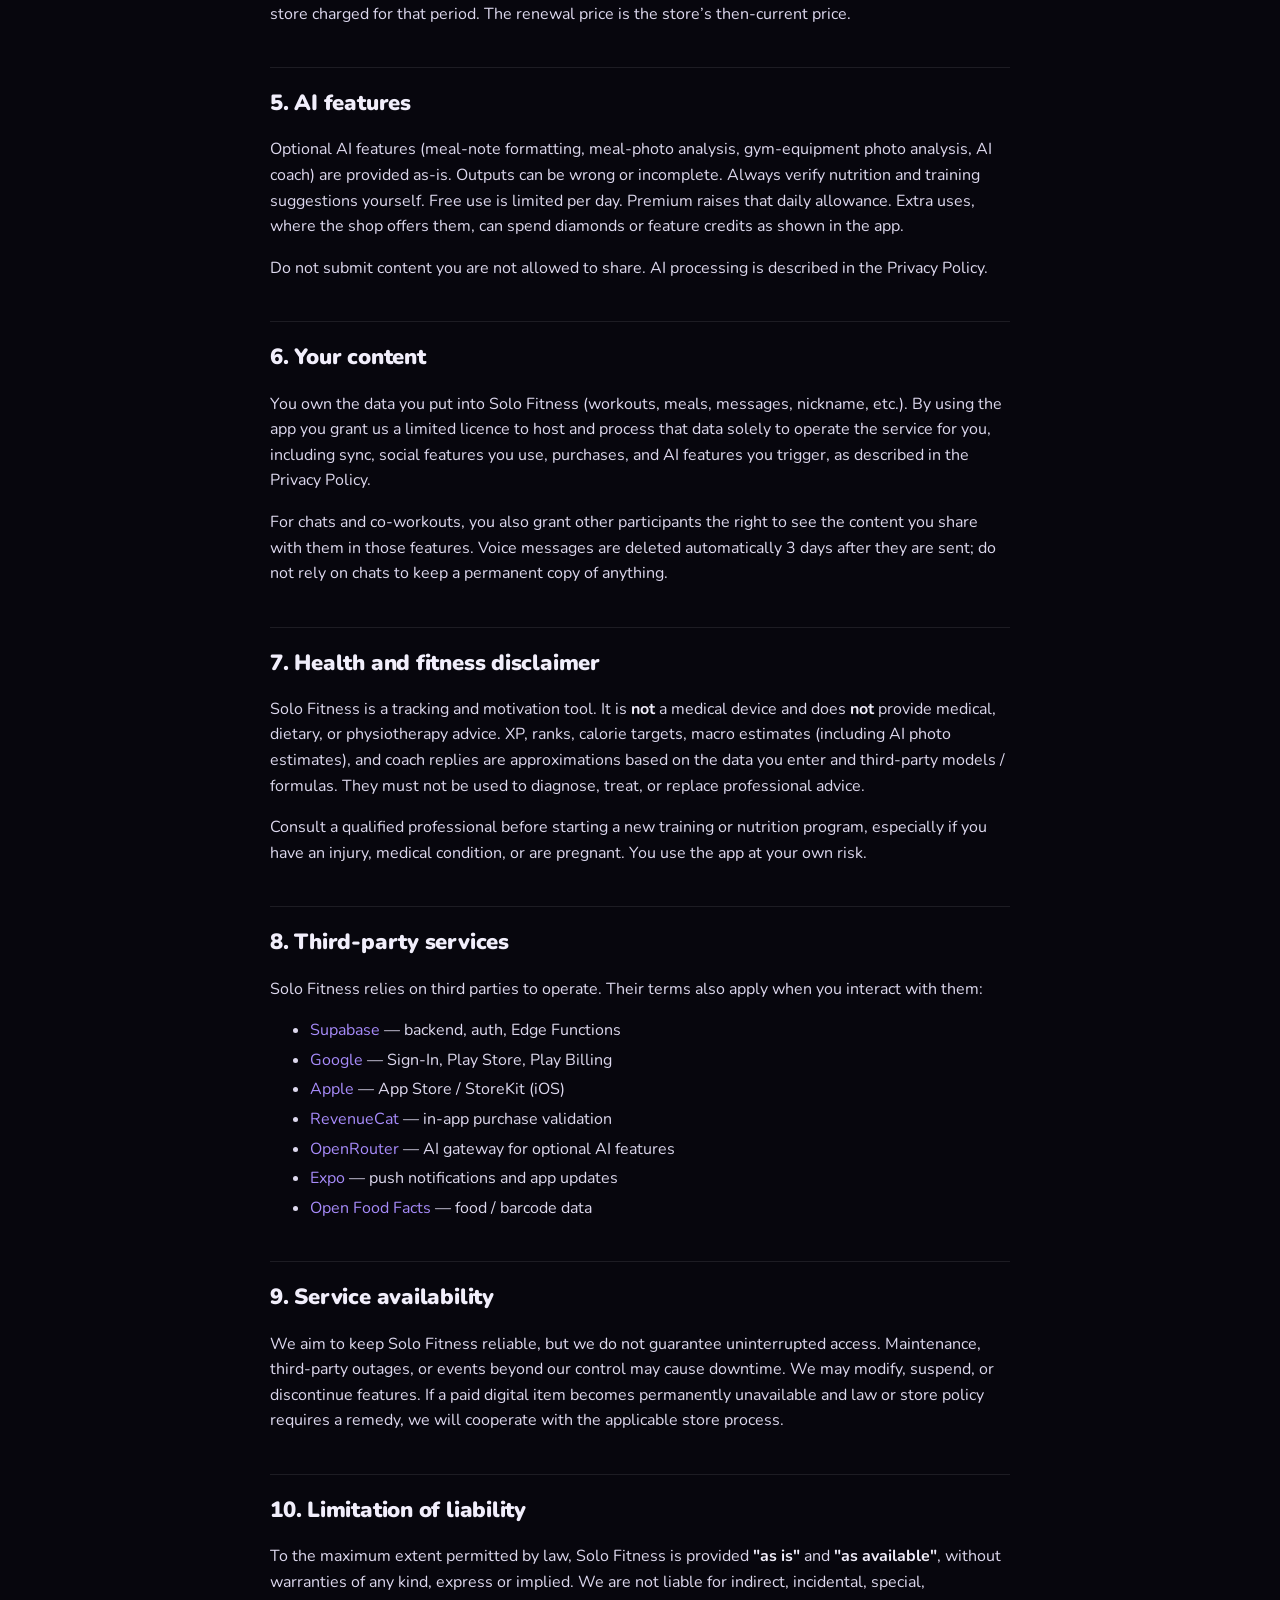
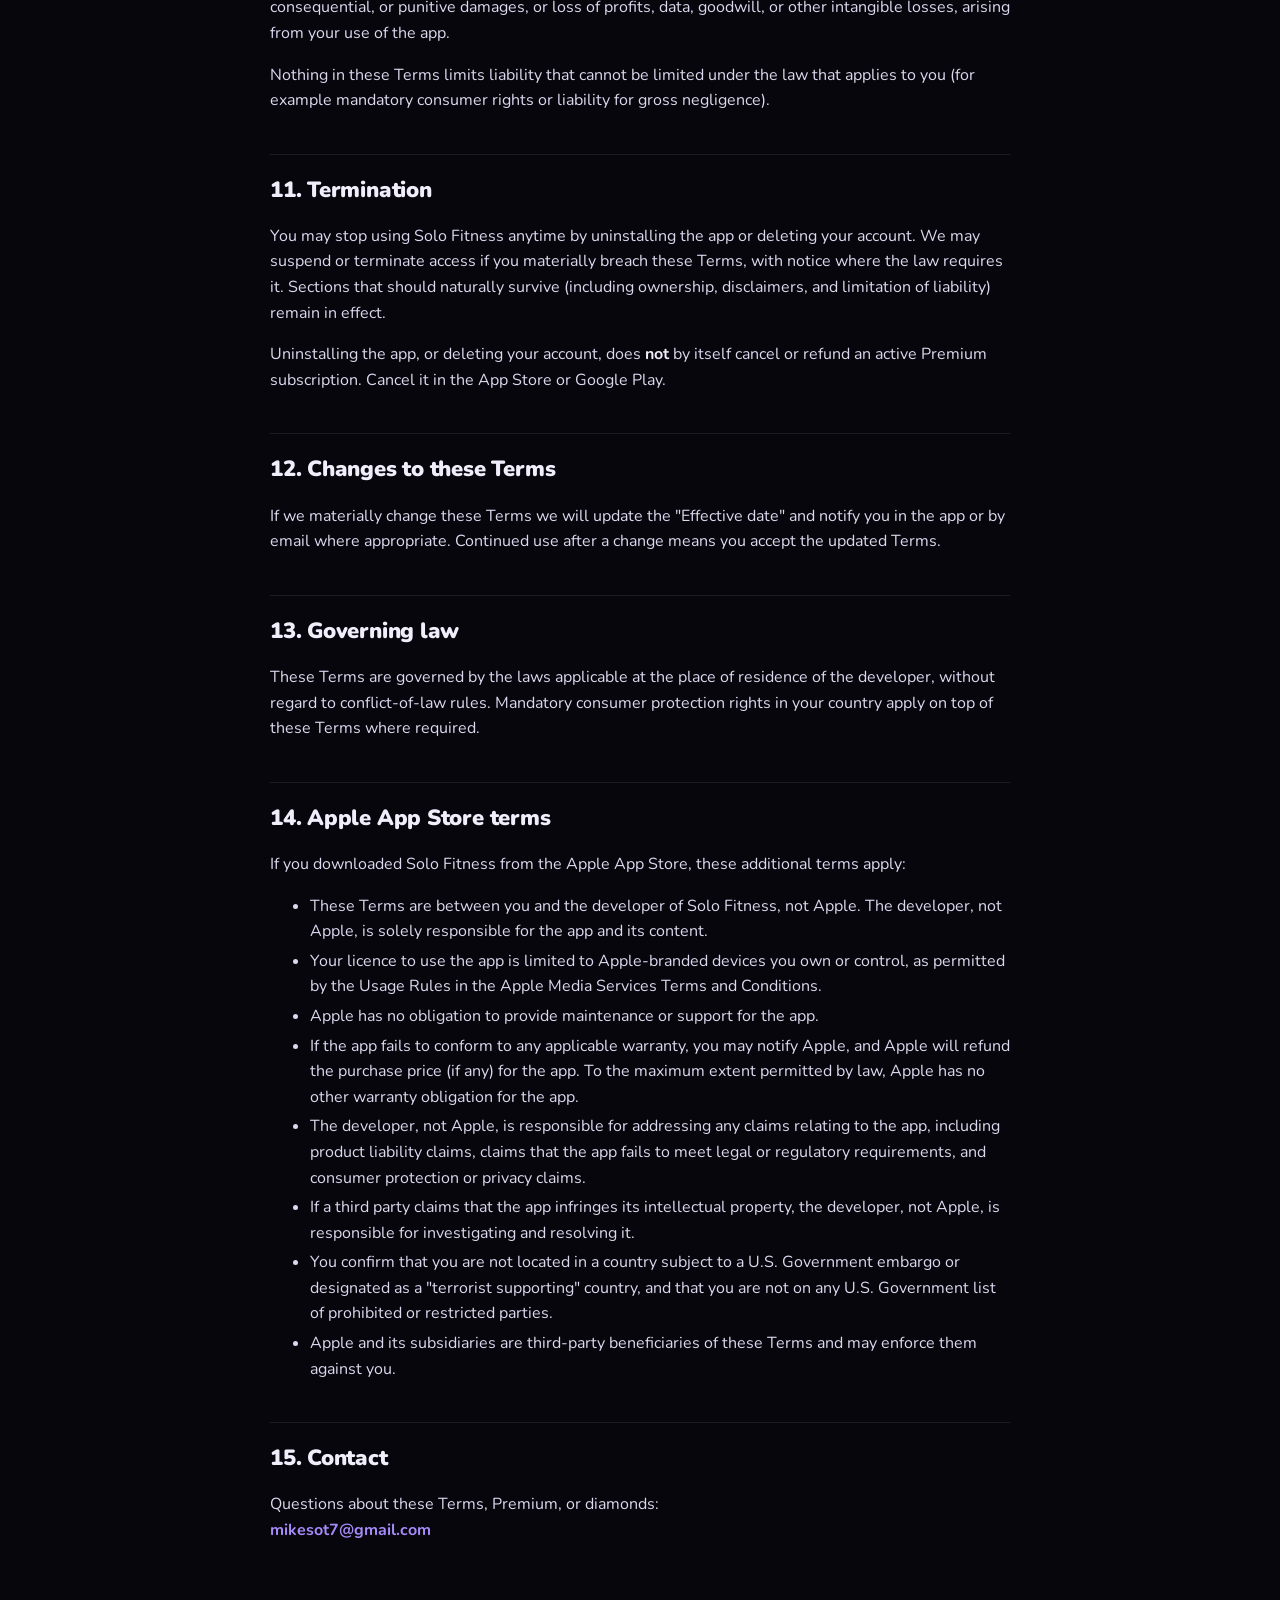
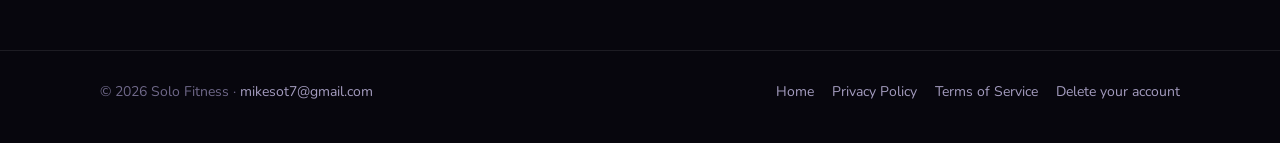
<file: terms-of-service.html>
<!doctype html>
<html lang="en">
<head>
  <meta charset="utf-8" />
  <meta name="viewport" content="width=device-width, initial-scale=1" />
  <title>Terms of Service — Solo Fitness</title>
  <meta name="description" content="Terms of Service for the Solo Fitness app, including Premium." />
  <meta name="theme-color" content="#07060d" />
  <link rel="icon" href="./img/icon-256.png" />
  <link rel="preconnect" href="https://fonts.googleapis.com" />
  <link rel="preconnect" href="https://fonts.gstatic.com" crossorigin />
  <link href="https://fonts.googleapis.com/css2?family=Nunito:wght@600;700;800;900&display=swap" rel="stylesheet" />
  <link rel="stylesheet" href="./site.css" />
</head>
<body>
  <header class="nav">
    <div class="nav-inner">
      <a class="brand" href="./"><img src="./img/icon-256.png" alt="" />Solo Fitness</a>
      <nav class="nav-links">
        <a href="./privacy-policy.html">Privacy</a>
        <a href="./terms-of-service.html">Terms</a>
        <a href="./account-delete.html">Delete account</a>
      </nav>
    </div>
  </header>

  <main class="doc">
    <div class="header">
      <img src="./img/icon-256.png" alt="Solo Fitness icon" />
      <div>
        <div class="brand">Solo Fitness</div>
        <h1>Terms of Service</h1>
        <div class="muted">Effective date: 15 November 2026 · Contact: <a href="mailto:mikesot7@gmail.com">mikesot7@gmail.com</a></div>
      </div>
    </div>
    <div class="related"><a href="./privacy-policy.html">Privacy Policy</a><a href="./account-delete.html">Delete your account</a></div>
<p>These Terms of Service (&quot;Terms&quot;) govern your use of the Solo Fitness mobile
application (&quot;Solo Fitness&quot;, &quot;we&quot;, &quot;us&quot;). By installing or using the app you
agree to these Terms. If you do not agree, do not use the app.</p>
<hr>
<h2>1. Who can use Solo Fitness</h2>
<p>You must be at least 13 years old (or the minimum age required in your
country) to use Solo Fitness. By using the app you confirm that you meet this
requirement and that you are using it on your own behalf.</p>
<hr>
<h2>2. Your account</h2>
<p>You are responsible for activity under your account and for keeping sign-in
access secure. You sign in with Google or Sign in with Apple. We may suspend or
terminate accounts that abuse the service, attack our infrastructure, harass
others, or violate these Terms.</p>
<p>You can delete your account at any time from <strong>Settings → Account →
&quot;Delete account&quot;</strong>, or by following the
<a href="./account-delete.html">account deletion page</a>.</p>
<hr>
<h2>3. Acceptable use</h2>
<p>You agree not to:</p>
<ul>
<li>copy, modify, or reverse-engineer the app except where the law permits;</li>
<li>harass, threaten, scam, or impersonate other users;</li>
<li>upload or send illegal, infringing, hateful, sexually explicit, violent, or
otherwise objectionable content in chats, voice messages, profile photos,
nicknames, or elsewhere in the app;</li>
<li>send spam or unsolicited promotions, or record or share other people&#39;s voices
or images without their permission;</li>
<li>attempt to bypass authentication, purchases, rate limits, or wallet /
credit systems;</li>
<li>exploit bugs to obtain diamonds, credits, or unlocks unfairly;</li>
<li>use the app to provide competing commercial services built on our backend
without permission.</li>
</ul>
<p><strong>There is no tolerance for objectionable content or abusive users.</strong> If you
see content or behaviour that breaks these rules, email
<strong><a href="mailto:mikesot7@gmail.com">mikesot7@gmail.com</a></strong> with the nickname and a short description. We review
reports within 24 hours and may remove the content and suspend or ban the
account responsible. You can also remove a person from your friends at any
time, which stops them from messaging you.</p>
<p>We may remove content or restrict features when needed to protect users or the
service.</p>
<hr>
<h2>4. Premium, diamonds, and the shop</h2>
<p>The paid product in Solo Fitness is <strong>Solo Fitness Premium</strong>, one auto-renewing
yearly subscription. You must be signed in to subscribe. Core tracking
(workouts, nutrition, and basic friends features) stays available on the free
plan.</p>
<h3>4.1 What Premium includes</h3>
<p>While the subscription is active, Premium includes the benefits shown in the
app at the time of purchase. Today those are:</p>
<ul>
<li>a higher daily allowance for AI meal photos and AI meal logs;</li>
<li>no daily cap on workouts;</li>
<li>premium courses for as long as the subscription is active;</li>
<li>group chats and co-workouts without passes, up to 5 people;</li>
<li>a Premium status badge next to your nickname, visible to friends;</li>
<li>exclusive companion armor. Armor unlocked with Premium stays on your account
after the subscription ends.</li>
</ul>
<p>When Premium ends, daily limits and pass-free social access return to the free
plan, and the Premium badge is removed. Courses that were only included with
Premium close, but your progress in them is kept. A course you bought
separately with diamonds stays. Armor already unlocked stays.</p>
<p>Free daily allowances, and anything still priced in diamonds, are shown in the
app and can change in later versions.</p>
<h3>4.2 Price, renewal, and cancellation</h3>
<p>Payment is processed by <strong>Google Play</strong> (Android) or the <strong>Apple App Store</strong>
(iOS). Purchase validation is assisted by <strong>RevenueCat</strong>. We do not receive
your full payment card details. The price, currency, and any tax are set by
the store for your region and shown in the app before you confirm.</p>
<p>Premium renews automatically once a year at the then-current store price unless
you cancel at least 24 hours before the end of the current period. The charge
goes to the payment method on your Apple Account or Google Play account. If the
store offers an introductory price or a free trial, the app shows that offer
before you buy. The plan itself does not include a trial unless the store
enables one.</p>
<p>You can manage or cancel at any time in App Store settings, or in Google Play →
Subscriptions. <strong>Manage subscription</strong> in the app opens that store screen.
Cancelling stops the next renewal. Premium stays active until the end of the
period you already paid for.</p>
<p>Uninstalling the app, or deleting your Solo Fitness account, does <strong>not</strong>
cancel the subscription. Cancel it in the store. <strong>Restore purchases</strong> in the
app restores Premium for the same store account when the store still reports it
as active.</p>
<h3>4.3 Diamonds</h3>
<p>Diamonds are a reward currency inside the app. You earn them by training — for
example daily quests, streaks, levels, and bosses — and you spend them in the
shop. <strong>Diamonds cannot be bought with money</strong> in the current app. They have no
cash value, cannot be exchanged for money, and cannot be transferred to another
account.</p>
<p>The shop can offer items paid with diamonds, such as extra AI credits,
co-workout passes, a nickname change, themes, and buying a course so it stays
yours after Premium ends. The catalog and diamond prices can change. Earlier
versions of the app sold consumable diamond packs. Those packs are no longer
offered. If a store still completes an older pack purchase, we may credit those
diamonds.</p>
<h3>4.4 Refunds</h3>
<p>Refunds are handled by the store where you paid:</p>
<ul>
<li>Google Play: <a href="https://support.google.com/googleplay/answer/2479637">https://support.google.com/googleplay/answer/2479637</a></li>
<li>App Store: <a href="https://reportaproblem.apple.com">https://reportaproblem.apple.com</a></li>
</ul>
<p>We do not process card charges directly. If the law requires us to help with a
refund request, email <strong><a href="mailto:mikesot7@gmail.com">mikesot7@gmail.com</a></strong>.</p>
<p>If Premium is refunded or revoked by the store, Premium access ends. If an
older diamond-pack purchase is refunded, we may reverse the diamonds from that
purchase and items bought with them.</p>
<h3>4.5 Changes</h3>
<p>We may change Premium benefits, free limits, diamond rewards, shop items, and
diamond prices in future releases. Changes apply going forward. The price of a
period you already paid is the price the store charged for that period. The
renewal price is the store’s then-current price.</p>
<hr>
<h2>5. AI features</h2>
<p>Optional AI features (meal-note formatting, meal-photo analysis, gym-equipment
photo analysis, AI coach) are
provided as-is. Outputs can be wrong or incomplete. Always verify nutrition and
training suggestions yourself. Free use is limited per day. Premium raises
that daily allowance. Extra uses, where the shop offers them, can spend
diamonds or feature credits as shown in the app.</p>
<p>Do not submit content you are not allowed to share. AI processing is described
in the Privacy Policy.</p>
<hr>
<h2>6. Your content</h2>
<p>You own the data you put into Solo Fitness (workouts, meals, messages,
nickname, etc.). By using the app you grant us a limited licence to host and
process that data solely to operate the service for you, including sync,
social features you use, purchases, and AI features you trigger, as described
in the Privacy Policy.</p>
<p>For chats and co-workouts, you also grant other participants the right to see
the content you share with them in those features. Voice messages are deleted
automatically 3 days after they are sent; do not rely on chats to keep a
permanent copy of anything.</p>
<hr>
<h2>7. Health and fitness disclaimer</h2>
<p>Solo Fitness is a tracking and motivation tool. It is <strong>not</strong> a medical device
and does <strong>not</strong> provide medical, dietary, or physiotherapy advice. XP, ranks,
calorie targets, macro estimates (including AI photo estimates), and coach
replies are approximations based on the data you enter and third-party models /
formulas. They must not be used to diagnose, treat, or replace professional
advice.</p>
<p>Consult a qualified professional before starting a new training or nutrition
program, especially if you have an injury, medical condition, or are pregnant.
You use the app at your own risk.</p>
<hr>
<h2>8. Third-party services</h2>
<p>Solo Fitness relies on third parties to operate. Their terms also apply when
you interact with them:</p>
<ul>
<li><a href="https://supabase.com/terms">Supabase</a> — backend, auth, Edge Functions  </li>
<li><a href="https://policies.google.com/terms">Google</a> — Sign-In, Play Store, Play Billing  </li>
<li><a href="https://www.apple.com/legal/internet-services/itunes/">Apple</a> — App Store / StoreKit (iOS)  </li>
<li><a href="https://www.revenuecat.com/terms">RevenueCat</a> — in-app purchase validation  </li>
<li><a href="https://openrouter.ai/terms">OpenRouter</a> — AI gateway for optional AI features  </li>
<li><a href="https://expo.dev/terms">Expo</a> — push notifications and app updates  </li>
<li><a href="https://world.openfoodfacts.org/terms-of-use">Open Food Facts</a> — food / barcode data</li>
</ul>
<hr>
<h2>9. Service availability</h2>
<p>We aim to keep Solo Fitness reliable, but we do not guarantee uninterrupted
access. Maintenance, third-party outages, or events beyond our control may
cause downtime. We may modify, suspend, or discontinue features. If a paid
digital item becomes permanently unavailable and law or store policy requires
a remedy, we will cooperate with the applicable store process.</p>
<hr>
<h2>10. Limitation of liability</h2>
<p>To the maximum extent permitted by law, Solo Fitness is provided <strong>&quot;as is&quot;</strong> and
<strong>&quot;as available&quot;</strong>, without warranties of any kind, express or implied. We are
not liable for indirect, incidental, special, consequential, or punitive
damages, or loss of profits, data, goodwill, or other intangible losses,
arising from your use of the app.</p>
<p>Nothing in these Terms limits liability that cannot be limited under the law
that applies to you (for example mandatory consumer rights or liability for
gross negligence).</p>
<hr>
<h2>11. Termination</h2>
<p>You may stop using Solo Fitness anytime by uninstalling the app or deleting
your account. We may suspend or terminate access if you materially breach these
Terms, with notice where the law requires it. Sections that should naturally
survive (including ownership, disclaimers, and limitation of liability) remain
in effect.</p>
<p>Uninstalling the app, or deleting your account, does <strong>not</strong> by itself cancel
or refund an active Premium subscription. Cancel it in the App Store or
Google Play.</p>
<hr>
<h2>12. Changes to these Terms</h2>
<p>If we materially change these Terms we will update the &quot;Effective date&quot; and
notify you in the app or by email where appropriate. Continued use after a
change means you accept the updated Terms.</p>
<hr>
<h2>13. Governing law</h2>
<p>These Terms are governed by the laws applicable at the place of residence of
the developer, without regard to conflict-of-law rules. Mandatory consumer
protection rights in your country apply on top of these Terms where required.</p>
<hr>
<h2>14. Apple App Store terms</h2>
<p>If you downloaded Solo Fitness from the Apple App Store, these additional terms
apply:</p>
<ul>
<li>These Terms are between you and the developer of Solo Fitness, not Apple.
The developer, not Apple, is solely responsible for the app and its content.</li>
<li>Your licence to use the app is limited to Apple-branded devices you own or
control, as permitted by the Usage Rules in the Apple Media Services Terms
and Conditions.</li>
<li>Apple has no obligation to provide maintenance or support for the app.</li>
<li>If the app fails to conform to any applicable warranty, you may notify Apple,
and Apple will refund the purchase price (if any) for the app. To the maximum
extent permitted by law, Apple has no other warranty obligation for the app.</li>
<li>The developer, not Apple, is responsible for addressing any claims relating
to the app, including product liability claims, claims that the app fails to
meet legal or regulatory requirements, and consumer protection or privacy
claims.</li>
<li>If a third party claims that the app infringes its intellectual property, the
developer, not Apple, is responsible for investigating and resolving it.</li>
<li>You confirm that you are not located in a country subject to a U.S.
Government embargo or designated as a &quot;terrorist supporting&quot; country, and
that you are not on any U.S. Government list of prohibited or restricted
parties.</li>
<li>Apple and its subsidiaries are third-party beneficiaries of these Terms and
may enforce them against you.</li>
</ul>
<hr>
<h2>15. Contact</h2>
<p>Questions about these Terms, Premium, or diamonds:<br><strong><a href="mailto:mikesot7@gmail.com">mikesot7@gmail.com</a></strong></p>

  </main>

  <footer class="site">
    <div class="wrap">
      <div>© 2026 Solo Fitness · <a href="mailto:mikesot7@gmail.com">mikesot7@gmail.com</a></div>
      <nav>
        <a href="./">Home</a>
        <a href="./privacy-policy.html">Privacy Policy</a>
        <a href="./terms-of-service.html">Terms of Service</a>
        <a href="./account-delete.html">Delete your account</a>
      </nav>
    </div>
  </footer>
</body>
</html>
</file>
<file: site.css>
/* Solo Fitness — shared styles for the landing and legal pages. */
:root {
  --bg: #07060d;
  --bg-2: #0e0b1a;
  --panel: rgba(255, 255, 255, 0.04);
  --panel-solid: #141022;
  --border: rgba(255, 255, 255, 0.09);
  --text: #f1eefb;
  --muted: #a49cbf;
  --faint: #6f6889;
  --violet: #8b5cf6;
  --violet-2: #a78bfa;
  --violet-deep: #6d28d9;
  --pink: #f472b6;
  --cyan: #22d3ee;
  --radius: 20px;
  --max: 1120px;
}

* { box-sizing: border-box; }
html { scroll-behavior: smooth; }
body {
  margin: 0;
  background: var(--bg);
  color: var(--text);
  font-family: "Nunito", -apple-system, BlinkMacSystemFont, "Segoe UI", Roboto, sans-serif;
  line-height: 1.6;
  -webkit-font-smoothing: antialiased;
  overflow-x: hidden;
}
img { max-width: 100%; display: block; }
a { color: var(--violet-2); text-decoration: none; }
a:hover { text-decoration: underline; }

/* ── Nav ─────────────────────────────────────────────── */
.nav {
  position: sticky; top: 0; z-index: 20;
  backdrop-filter: blur(18px) saturate(160%);
  -webkit-backdrop-filter: blur(18px) saturate(160%);
  background: rgba(7, 6, 13, 0.72);
  border-bottom: 1px solid var(--border);
}
.nav-inner {
  max-width: var(--max); margin: 0 auto; padding: 12px 20px;
  display: flex; align-items: center; justify-content: space-between; gap: 16px;
}
.brand { display: flex; align-items: center; gap: 10px; color: var(--text); font-weight: 900; letter-spacing: 0.01em; }
.brand:hover { text-decoration: none; }
.brand img { width: 34px; height: 34px; border-radius: 9px; }
.nav-links { display: flex; align-items: center; gap: 22px; font-weight: 700; font-size: 15px; }
.nav-links a { color: var(--muted); }
.nav-links a:hover { color: var(--text); text-decoration: none; }
.nav-links .btn { color: #fff; }
@media (max-width: 720px) { .nav-links a:not(.btn) { display: none; } }

/* ── Buttons ─────────────────────────────────────────── */
.btn {
  display: inline-flex; align-items: center; justify-content: center; gap: 8px;
  padding: 10px 18px; border-radius: 999px; font-weight: 800; font-size: 15px;
  background: linear-gradient(135deg, var(--violet), var(--violet-deep));
  color: #fff; box-shadow: 0 8px 28px rgba(139, 92, 246, 0.35);
  transition: transform 0.15s ease, box-shadow 0.15s ease;
}
.btn:hover { text-decoration: none; transform: translateY(-1px); box-shadow: 0 12px 34px rgba(139, 92, 246, 0.5); }
.store-row { display: flex; flex-wrap: wrap; gap: 12px; }
.store {
  display: inline-flex; align-items: center; gap: 12px;
  padding: 12px 20px 12px 16px; border-radius: 16px;
  background: #fff; color: #0b0912; min-width: 196px;
  transition: transform 0.15s ease;
}
.store:hover { text-decoration: none; transform: translateY(-2px); }
.store svg { width: 26px; height: 26px; flex: none; }
.store small { display: block; font-size: 11px; font-weight: 700; opacity: 0.7; line-height: 1.1; }
.store b { display: block; font-size: 18px; font-weight: 900; line-height: 1.15; letter-spacing: -0.01em; }
.store.ghost { background: rgba(255, 255, 255, 0.06); color: var(--text); border: 1px solid var(--border); }

/* ── Layout helpers ─────────────────────────────────── */
.wrap { max-width: var(--max); margin: 0 auto; padding: 0 20px; }
section { position: relative; }
.eyebrow {
  display: inline-block; font-size: 13px; font-weight: 800; letter-spacing: 0.14em;
  text-transform: uppercase; color: var(--violet-2);
}
.section-title { font-size: clamp(30px, 4.6vw, 46px); line-height: 1.08; font-weight: 900; letter-spacing: -0.02em; margin: 10px 0 14px; }
.section-lead { color: var(--muted); font-size: 18px; max-width: 620px; margin: 0; }
.grad {
  background: linear-gradient(100deg, #c4b5fd 0%, var(--pink) 45%, var(--cyan) 100%);
  -webkit-background-clip: text; background-clip: text; color: transparent;
}

/* ── Hero ───────────────────────────────────────────── */
.hero { padding: 72px 0 40px; overflow: hidden; }
.hero::before {
  content: ""; position: absolute; inset: -20% -10% auto -10%; height: 900px; z-index: -1;
  background:
    radial-gradient(600px 420px at 75% 30%, rgba(139, 92, 246, 0.35), transparent 70%),
    radial-gradient(500px 360px at 15% 10%, rgba(244, 114, 182, 0.14), transparent 70%),
    radial-gradient(520px 380px at 60% 80%, rgba(34, 211, 238, 0.10), transparent 70%);
  -webkit-mask-image: linear-gradient(to bottom, #000 55%, transparent 85%);
          mask-image: linear-gradient(to bottom, #000 55%, transparent 85%);
}
.hero-grid { display: grid; grid-template-columns: 1.05fr 1fr; gap: 32px; align-items: center; }
.hero h1 { font-size: clamp(40px, 6vw, 64px); line-height: 1.0; font-weight: 900; letter-spacing: -0.035em; margin: 16px 0 18px; }
.hero p.lead { font-size: clamp(17px, 2vw, 20px); color: var(--muted); max-width: 520px; margin: 0 0 28px; }
.pill {
  display: inline-flex; align-items: center; gap: 8px; padding: 6px 14px 6px 8px; border-radius: 999px;
  background: var(--panel); border: 1px solid var(--border); font-size: 14px; font-weight: 700; color: var(--muted);
}
.pill img { width: 22px; height: 22px; }
.hero-note { margin-top: 18px; font-size: 14px; color: var(--faint); }

.stage { position: relative; aspect-ratio: 1 / 1; max-width: 520px; margin-left: auto; width: 100%; }
.stage .orb {
  position: absolute; inset: 9%; border-radius: 50%;
  background: radial-gradient(circle at 50% 40%, rgba(167, 139, 250, 0.55), rgba(109, 40, 217, 0.18) 55%, transparent 72%);
  filter: blur(6px); animation: pulse 6s ease-in-out infinite;
}
.stage .ring {
  position: absolute; inset: 4%; border-radius: 50%; border: 1px dashed rgba(167, 139, 250, 0.28);
  animation: spin 60s linear infinite;
}
.stage .hero-pet { position: absolute; inset: 12% 10% 6%; width: 80%; height: auto; margin: auto; filter: drop-shadow(0 30px 50px rgba(109, 40, 217, 0.6)); animation: float 6s ease-in-out infinite; }
.stage .badge { position: absolute; width: 22%; filter: drop-shadow(0 12px 22px rgba(0, 0, 0, 0.5)); animation: float 7s ease-in-out infinite; }
.stage .b1 { top: 2%; left: 4%; animation-delay: -2s; }
.stage .b2 { top: 10%; right: 0; width: 18%; animation-delay: -4s; }
.stage .b3 { bottom: 6%; left: 0; width: 16%; animation-delay: -1s; }
.chip-xp {
  position: absolute; right: 2%; bottom: 14%; padding: 10px 14px; border-radius: 14px;
  background: rgba(20, 16, 34, 0.86); border: 1px solid var(--border); backdrop-filter: blur(10px);
  font-weight: 900; font-size: 15px; box-shadow: 0 14px 30px rgba(0, 0, 0, 0.45);
}
.chip-xp span { color: var(--violet-2); }
.chip-xp .bar { margin-top: 6px; width: 150px; height: 6px; border-radius: 6px; background: rgba(255, 255, 255, 0.08); overflow: hidden; }
.chip-xp .bar i { display: block; height: 100%; width: 72%; background: linear-gradient(90deg, var(--violet), var(--pink)); border-radius: 6px; }

@keyframes float { 0%, 100% { transform: translateY(0); } 50% { transform: translateY(-12px); } }
@keyframes pulse { 0%, 100% { opacity: 0.85; transform: scale(1); } 50% { opacity: 1; transform: scale(1.04); } }
@keyframes spin { to { transform: rotate(360deg); } }
@media (prefers-reduced-motion: reduce) { *, *::before { animation: none !important; } }

@media (max-width: 880px) {
  .hero { padding-top: 40px; }
  .hero-grid { grid-template-columns: 1fr; }
  .stage { margin: 8px auto 0; max-width: 420px; }
}

/* ── Rank ladder ────────────────────────────────────── */
.ladder { padding: 36px 0 24px; }
.ladder-row {
  display: grid; grid-template-columns: repeat(8, 1fr); gap: 10px; align-items: end;
  padding: 22px; border-radius: var(--radius); background: var(--panel); border: 1px solid var(--border);
}
.ladder-row figure { margin: 0; text-align: center; }
.ladder-row img { width: 100%; max-width: 84px; margin: 0 auto; transition: transform 0.2s ease; }
.ladder-row figure:hover img { transform: translateY(-6px) scale(1.06); }
.ladder-row figure:nth-child(1) img { max-width: 56px; }
.ladder-row figure:nth-child(2) img { max-width: 60px; }
.ladder-row figure:nth-child(3) img { max-width: 64px; }
.ladder-row figure:nth-child(4) img { max-width: 68px; }
.ladder-row figure:nth-child(5) img { max-width: 72px; }
.ladder-row figure:nth-child(6) img { max-width: 78px; }
.ladder-row figcaption { font-size: 12px; font-weight: 800; color: var(--faint); margin-top: 6px; letter-spacing: 0.08em; }
.ladder-caption { text-align: center; color: var(--muted); margin: 14px 0 0; font-size: 15px; }
@media (max-width: 560px) {
  .ladder-row { grid-template-columns: repeat(4, 1fr); row-gap: 18px; }
}

/* ── Features ───────────────────────────────────────── */
.features { padding: 80px 0 40px; }
.grid { display: grid; grid-template-columns: repeat(3, 1fr); gap: 16px; margin-top: 36px; }
.card {
  position: relative; padding: 26px; border-radius: var(--radius);
  background: linear-gradient(180deg, rgba(255, 255, 255, 0.05), rgba(255, 255, 255, 0.02));
  border: 1px solid var(--border); overflow: hidden;
  transition: border-color 0.2s ease, transform 0.2s ease;
}
.card:hover { border-color: rgba(167, 139, 250, 0.45); transform: translateY(-3px); }
.card .ico {
  width: 46px; height: 46px; border-radius: 14px; display: grid; place-items: center;
  background: rgba(139, 92, 246, 0.16); border: 1px solid rgba(167, 139, 250, 0.3); margin-bottom: 16px;
}
.card .ico svg { width: 24px; height: 24px; stroke: var(--violet-2); fill: none; stroke-width: 2; stroke-linecap: round; stroke-linejoin: round; }
.card h3 { margin: 0 0 6px; font-size: 20px; font-weight: 900; letter-spacing: -0.01em; }
.card p { margin: 0; color: var(--muted); font-size: 15.5px; }
@media (max-width: 900px) { .grid { grid-template-columns: repeat(2, 1fr); } }
@media (max-width: 600px) { .grid { grid-template-columns: 1fr; } }

/* ── Companion ──────────────────────────────────────── */
.companion { padding: 80px 0; }
.evo {
  margin-top: 36px; display: grid; grid-template-columns: 1fr auto 1fr auto 1fr; align-items: end; gap: 10px;
  padding: 34px 26px 26px; border-radius: 28px;
  background: radial-gradient(800px 300px at 50% 100%, rgba(139, 92, 246, 0.22), transparent 70%), var(--bg-2);
  border: 1px solid var(--border);
}
.evo figure { margin: 0; text-align: center; }
.evo img { margin: 0 auto; filter: drop-shadow(0 20px 30px rgba(109, 40, 217, 0.45)); }
.evo .s1 img { width: 62%; }
.evo .s2 img { width: 80%; }
.evo .s3 img { width: 100%; }
.evo figcaption { margin-top: 12px; font-weight: 900; font-size: 17px; }
.evo figcaption small { display: block; color: var(--faint); font-weight: 700; font-size: 13px; letter-spacing: 0.08em; text-transform: uppercase; }
.evo .arrow { color: var(--violet-2); font-size: 28px; font-weight: 900; padding-bottom: 60px; opacity: 0.7; }
@media (max-width: 640px) {
  .evo { grid-template-columns: 1fr 1fr 1fr; }
  .evo .arrow { display: none; }
  .evo figcaption { font-size: 14px; }
}
.skins { display: flex; gap: 14px; margin-top: 18px; flex-wrap: wrap; justify-content: center; }
.skin { display: flex; align-items: center; gap: 12px; padding: 10px 16px 10px 10px; border-radius: 16px; background: var(--panel); border: 1px solid var(--border); font-weight: 800; }
.skin img { width: 54px; height: 54px; object-fit: contain; }
.skin small { display: block; color: var(--faint); font-weight: 700; font-size: 12px; }

/* ── Premium ────────────────────────────────────────── */
.premium { padding: 40px 0 90px; }
.premium-card {
  display: grid; grid-template-columns: 1fr 1fr; gap: 28px; padding: 40px; border-radius: 32px;
  background:
    radial-gradient(500px 300px at 100% 0%, rgba(244, 114, 182, 0.18), transparent 70%),
    radial-gradient(600px 360px at 0% 100%, rgba(139, 92, 246, 0.28), transparent 70%),
    var(--panel-solid);
  border: 1px solid rgba(167, 139, 250, 0.3);
}
.perks { list-style: none; margin: 0; padding: 0; display: grid; gap: 12px; align-content: start; }
.perks li { display: flex; gap: 12px; align-items: flex-start; font-weight: 700; }
.perks li::before {
  content: ""; flex: none; width: 22px; height: 22px; margin-top: 2px; border-radius: 50%;
  background: linear-gradient(135deg, var(--violet), var(--pink)) center / cover;
  -webkit-mask: url("data:image/svg+xml,%3Csvg xmlns='http://www.w3.org/2000/svg' viewBox='0 0 24 24'%3E%3Cpath d='M12 0a12 12 0 1 0 0 24 12 12 0 0 0 0-24zm-1.5 17.2-5-5 1.8-1.8 3.2 3.2 6.9-6.9 1.8 1.8z'/%3E%3C/svg%3E") center / contain no-repeat;
          mask: url("data:image/svg+xml,%3Csvg xmlns='http://www.w3.org/2000/svg' viewBox='0 0 24 24'%3E%3Cpath d='M12 0a12 12 0 1 0 0 24 12 12 0 0 0 0-24zm-1.5 17.2-5-5 1.8-1.8 3.2 3.2 6.9-6.9 1.8 1.8z'/%3E%3C/svg%3E") center / contain no-repeat;
}
.perks li span { color: var(--muted); font-weight: 600; display: block; font-size: 14px; }
.fine { color: var(--faint); font-size: 13px; margin-top: 18px; }
@media (max-width: 800px) { .premium-card { grid-template-columns: 1fr; padding: 28px 22px; } }

/* ── CTA + footer ───────────────────────────────────── */
.cta { padding: 20px 0 90px; text-align: center; }
.cta .store-row { justify-content: center; margin-top: 26px; }
.cta img.big-icon { width: 96px; height: 96px; border-radius: 24px; margin: 0 auto 18px; box-shadow: 0 18px 50px rgba(139, 92, 246, 0.45); }

footer.site {
  border-top: 1px solid var(--border); padding: 30px 0 40px; color: var(--faint); font-size: 14px;
}
footer.site .wrap { display: flex; flex-wrap: wrap; gap: 14px 28px; justify-content: space-between; align-items: center; }
footer.site nav { display: flex; flex-wrap: wrap; gap: 18px; }
footer.site a { color: var(--muted); }

/* ── Legal pages ────────────────────────────────────── */
.doc { max-width: 780px; margin: 0 auto; padding: 48px 20px 90px; }
.doc .header { display: flex; align-items: center; gap: 16px; margin-bottom: 28px; }
.doc .header img { width: 56px; height: 56px; border-radius: 14px; }
.doc .header .brand { font-size: 13px; color: var(--muted); text-transform: uppercase; letter-spacing: 0.12em; font-weight: 800; }
.doc h1 { font-size: clamp(30px, 5vw, 40px); line-height: 1.1; margin: 4px 0 6px; font-weight: 900; letter-spacing: -0.02em; }
.doc h2 { font-size: 22px; margin: 40px 0 10px; padding-top: 18px; border-top: 1px solid var(--border); font-weight: 900; letter-spacing: -0.01em; }
.doc h3 { font-size: 17px; margin: 24px 0 6px; font-weight: 800; }
.doc p, .doc li { color: #ddd8ee; font-size: 16px; }
.doc li { margin: 4px 0; }
.doc strong { color: var(--text); }
.doc hr { display: none; }
.doc table { border-collapse: collapse; width: 100%; margin: 14px 0; font-size: 14.5px; display: block; overflow-x: auto; }
.doc th, .doc td { border: 1px solid var(--border); padding: 10px 12px; text-align: left; vertical-align: top; }
.doc th { background: var(--panel-solid); font-weight: 800; }
.doc code { background: var(--panel-solid); padding: 1px 6px; border-radius: 6px; font-size: 13.5px; }
.doc .muted, .muted { color: var(--muted); font-size: 14px; }
.doc .related { display: flex; flex-wrap: wrap; gap: 10px; margin: 0 0 8px; }
.doc .related a {
  padding: 6px 14px; border-radius: 999px; background: var(--panel); border: 1px solid var(--border);
  color: var(--text); font-weight: 700; font-size: 14px;
}
.doc .related a:hover { border-color: var(--violet); text-decoration: none; }
.doc .callout { padding: 16px 18px; border-radius: 16px; background: rgba(139, 92, 246, 0.1); border: 1px solid rgba(167, 139, 250, 0.3); margin: 18px 0; }
</file>
